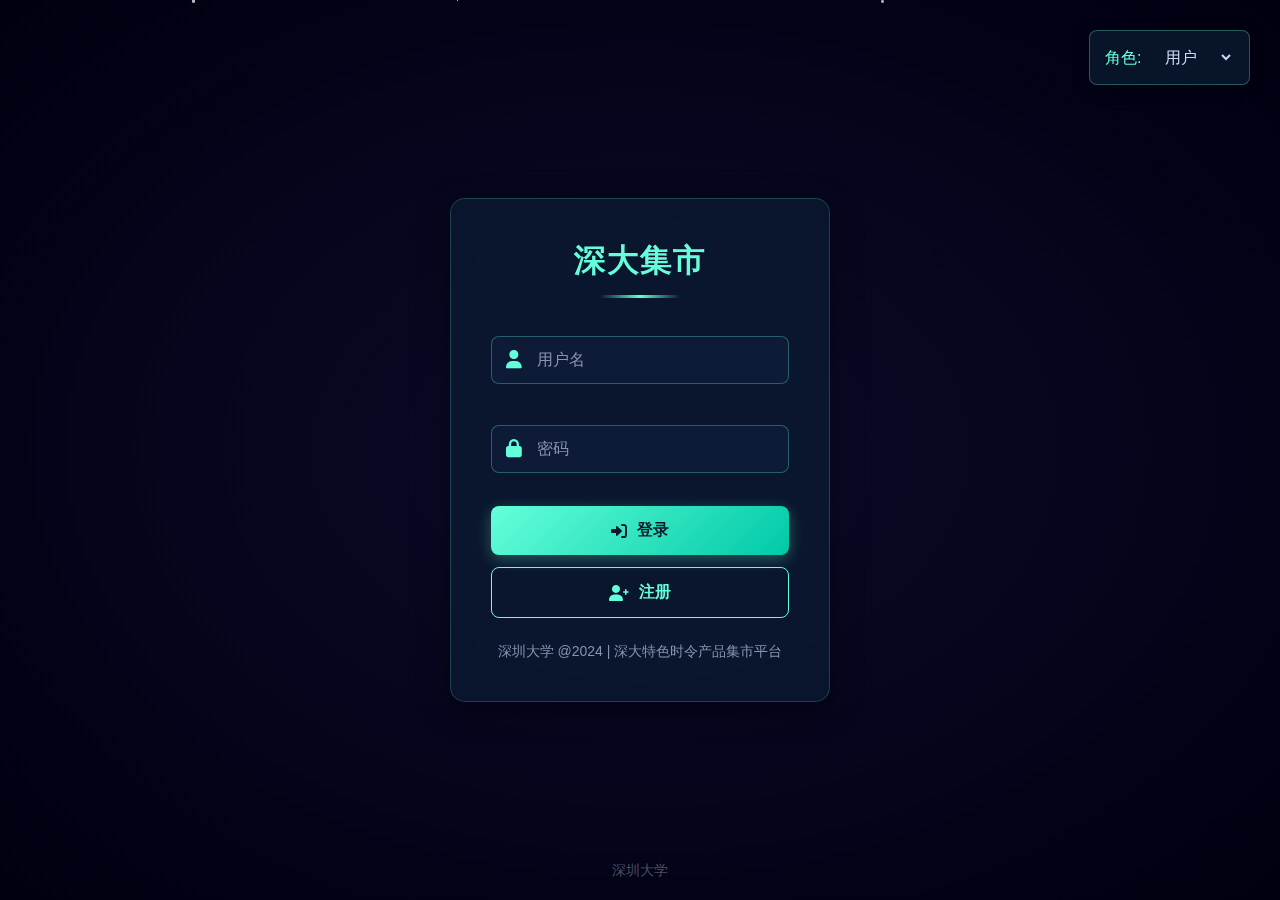
<file: FrontEnd/index.html>
<!DOCTYPE html>
<html lang="zh">

<head>
    <meta charset="UTF-8">
    <meta name="viewport" content="width=device-width, initial-scale=1.0">
    <link href="https://www1.szu.edu.cn/szu.ico" type="image/x-icon" rel="shortcut icon">
    <title>深大特色时令产品集市平台</title>
    <link rel="stylesheet" href="https://cdnjs.cloudflare.com/ajax/libs/font-awesome/6.0.0-beta3/css/all.min.css">
    <style>
        * {
            margin: 0;
            padding: 0;
            box-sizing: border-box;
            font-family: 'Segoe UI', 'Microsoft YaHei', sans-serif;
        }

        body {
            background-color: #0a0a1a;
            color: white;
            margin: 0;
            padding: 0;
            overflow: hidden;
            height: 100vh;
            display: flex;
            justify-content: center;
            align-items: center;
            position: relative;
        }

        /* 动态星空背景 - 优化 */
        .stars {
            position: absolute;
            top: 0;
            left: 0;
            width: 100%;
            height: 100%;
            pointer-events: none;
            overflow: hidden;
            background: radial-gradient(ellipse at center, #0a0a2a 0%, #000010 100%);
        }

        .star {
            position: absolute;
            border-radius: 50%;
            background-color: rgba(255, 255, 255, 0.9);
            opacity: 0.8;
            animation: twinkle 1.5s infinite ease-in-out, fall 5s infinite linear;
        }

        @keyframes twinkle {

            0%,
            100% {
                opacity: 0.4;
            }

            50% {
                opacity: 1;
            }
        }

        @keyframes fall {
            0% {
                transform: translateY(0);
            }

            100% {
                transform: translateY(100vh);
            }
        }

        /* 生成星星 */
        .star {
            width: var(--size);
            height: var(--size);
            top: var(--top);
            left: var(--left);
            animation-duration: var(--duration);
        }

        /* 角色选择器 - 优化 */
        .role-selector {
            position: absolute;
            top: 30px;
            right: 30px;
            background: rgba(10, 25, 47, 0.8);
            border: 1px solid rgba(100, 255, 218, 0.3);
            border-radius: 8px;
            padding: 12px 15px;
            font-size: 16px;
            cursor: pointer;
            z-index: 100;
            box-shadow: 0 4px 15px rgba(0, 0, 0, 0.3);
            backdrop-filter: blur(5px);
        }

        .role-selector label {
            color: #64ffda;
            margin-right: 10px;
            font-weight: 500;
        }

        .role-selector select {
            background: transparent;
            border: none;
            color: #ccd6f6;
            font-size: 16px;
            padding: 5px;
            outline: none;
            cursor: pointer;
        }

        .role-selector select option {
            background: rgba(10, 25, 47, 0.9);
            color: #ccd6f6;
        }

        /* 登录容器 - 全面优化 */
        .login-container {
            background: rgba(10, 25, 47, 0.85);
            padding: 40px;
            border-radius: 15px;
            box-shadow: 0 8px 32px rgba(0, 0, 0, 0.4);
            width: 380px;
            max-width: 90%;
            text-align: center;
            z-index: 10;
            border: 1px solid rgba(100, 255, 218, 0.2);
            backdrop-filter: blur(10px);
            transition: transform 0.3s ease, box-shadow 0.3s ease;
        }

        .login-container:hover {
            box-shadow: 0 12px 40px rgba(0, 0, 0, 0.5);
        }

        .login-container h2 {
            margin-bottom: 30px;
            color: #64ffda;
            font-size: 32px;
            font-weight: 700;
            letter-spacing: 1px;
            position: relative;
            padding-bottom: 15px;
        }

        .login-container h2:after {
            content: '';
            position: absolute;
            bottom: 0;
            left: 50%;
            transform: translateX(-50%);
            width: 80px;
            height: 3px;
            background: linear-gradient(90deg, transparent, #64ffda, transparent);
        }

        .form-group {
            margin-bottom: 25px;
            position: relative;
        }

        .input-field {
            width: 100%;
            padding: 14px 20px 14px 45px;
            margin: 8px 0;
            border: 1px solid rgba(100, 255, 218, 0.3);
            border-radius: 8px;
            background: rgba(17, 34, 64, 0.5);
            color: #ccd6f6;
            font-size: 16px;
            transition: all 0.3s ease;
            outline: none;
        }

        .input-field:focus {
            border-color: #64ffda;
            box-shadow: 0 0 0 3px rgba(100, 255, 218, 0.2);
        }

        .input-field::placeholder {
            color: #8892b0;
        }

        .icon-wrapper {
            position: absolute;
            left: 15px;
            top: 50%;
            transform: translateY(-50%);
            color: #64ffda;
            font-size: 18px;
        }

        .btn-group {
            display: flex;
            flex-direction: column;
            gap: 12px;
            margin-top: 20px;
        }

        .btn {
            padding: 14px;
            border-radius: 8px;
            border: none;
            font-size: 16px;
            font-weight: 600;
            cursor: pointer;
            transition: all 0.3s ease;
            display: flex;
            justify-content: center;
            align-items: center;
            gap: 10px;
        }

        .btn-login {
            background: linear-gradient(135deg, #64ffda, #00c9a7);
            color: #0a192f;
            box-shadow: 0 4px 15px rgba(100, 255, 218, 0.3);
        }

        .btn-login:hover {
            background: linear-gradient(135deg, #00c9a7, #64ffda);
            transform: translateY(-3px);
            box-shadow: 0 6px 20px rgba(100, 255, 218, 0.4);
        }

        .btn-register {
            background: transparent;
            color: #64ffda;
            border: 1px solid #64ffda;
        }

        .btn-register:hover {
            background: rgba(100, 255, 218, 0.1);
            transform: translateY(-3px);
        }

        .error {
            color: #ff6b6b;
            font-size: 14px;
            text-align: center;
            margin-top: 10px;
            display: none;
            font-weight: 500;
        }

        .additional-info {
            margin-top: 25px;
            color: #8892b0;
            font-size: 14px;
        }

        .additional-info a {
            color: #64ffda;
            text-decoration: none;
            transition: all 0.3s;
        }

        .additional-info a:hover {
            text-decoration: underline;
        }

        .szu-logo {
            position: absolute;
            bottom: 20px;
            left: 50%;
            transform: translateX(-50%);
            color: rgba(255, 255, 255, 0.3);
            font-size: 14px;
            z-index: 5;
        }

        /* 响应式设计 */
        @media (max-width: 480px) {
            .login-container {
                padding: 30px 20px;
            }

            .role-selector {
                top: 15px;
                right: 15px;
                padding: 8px 12px;
            }
        }
    </style>
</head>

<body>

    <!-- 动态星空背景 -->
    <div class="stars" id="stars-container"></div>

    <!-- 角色切换下拉菜单 -->
    <div class="role-selector">
        <label for="role">角色:</label>
        <select id="role">
            <option value="user">用户</option>
            <option value="admin">管理员</option>
        </select>
    </div>

    <div class="login-container">
        <h2>深大集市</h2>
        <form id="loginForm">
            <div class="form-group">
                <div class="icon-wrapper">
                    <i class="fas fa-user"></i>
                </div>
                <input type="text" class="input-field" id="username" placeholder="用户名" required>
            </div>

            <div class="form-group">
                <div class="icon-wrapper">
                    <i class="fas fa-lock"></i>
                </div>
                <input type="password" class="input-field" id="password" placeholder="密码" required>
            </div>

            <div class="error" id="error-message">用户名或密码错误</div>

            <div class="btn-group">
                <button type="button" class="btn btn-login" id="loginBtn">
                    <i class="fas fa-sign-in-alt"></i> 登录
                </button>
                <button type="button" class="btn btn-register" id="registerBtn">
                    <i class="fas fa-user-plus"></i> 注册
                </button>
            </div>
        </form>

        <div class="additional-info">
            <p>深圳大学 @2024 | 深大特色时令产品集市平台</p>
        </div>
    </div>

    <div class="szu-logo">深圳大学</div>

    <script src="./js/loginpage.js"></script>
</body>

</html>
</file>
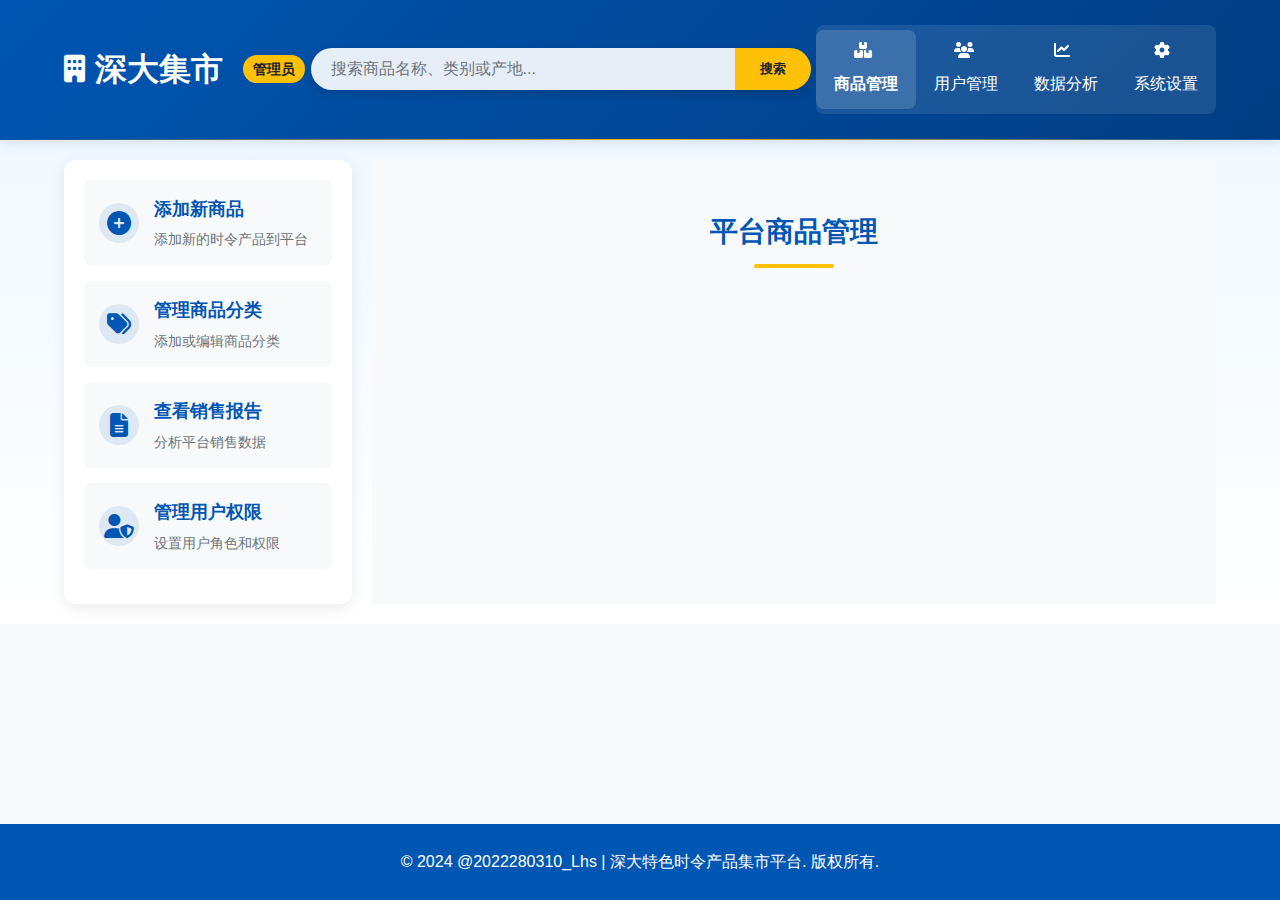
<file: FrontEnd/administratorpage.html>
<!DOCTYPE html>
<html lang="zh">

<head>
    <meta charset="UTF-8">
    <meta name="viewport" content="width=device-width, initial-scale=1.0">
    <link href="https://www1.szu.edu.cn/szu.ico" type="image/x-icon" rel="shortcut icon">
    <title>深大特色时令产品集市平台 - 管理员</title>
    <link rel="stylesheet" href="https://cdnjs.cloudflare.com/ajax/libs/font-awesome/6.4.0/css/all.min.css">
    <style>
        /* 基础样式重置 */
        * {
            margin: 0;
            padding: 0;
            box-sizing: border-box;
            font-family: 'Segoe UI', 'Microsoft YaHei', sans-serif;
        }

        body {
            background-color: #f8f9fa;
            color: #333;
            line-height: 1.6;
            min-height: 100vh;
            display: flex;
            flex-direction: column;
        }

        /* 管理员头部样式 */
        .admin-header {
            background: linear-gradient(135deg, #0056b3 0%, #003d82 100%);
            padding: 15px 5%;
            display: flex;
            flex-wrap: wrap;
            align-items: center;
            justify-content: space-between;
            box-shadow: 0 4px 12px rgba(0, 0, 0, 0.1);
            position: sticky;
            top: 0;
            z-index: 1000;
        }

        .logo {
            color: white;
            font-weight: 700;
            font-size: 32px;
            display: flex;
            align-items: center;
            gap: 10px;
        }

        .logo:before {
            content: "\f1ad";
            font-family: "Font Awesome 6 Free";
            font-weight: 900;
            font-size: 28px;
        }

        .admin-badge {
            background: #ffc107;
            color: #212529;
            padding: 3px 10px;
            border-radius: 20px;
            font-size: 14px;
            font-weight: 600;
            margin-left: 10px;
        }

        /* 管理员导航栏样式 */
        .admin-nav ul {
            display: flex;
            justify-content: space-evenly;
            padding: 0;
            margin: 10px 0;
            list-style: none;
            width: 100%;
            background: rgba(255, 255, 255, 0.1);
            border-radius: 8px;
            padding: 5px 0;
        }

        .admin-nav ul li {
            display: flex;
            align-items: center;
            justify-content: center;
        }

        .admin-nav ul li a {
            display: flex;
            flex-direction: column;
            align-items: center;
            text-decoration: none;
            color: white;
            font-size: 16px;
            padding: 12px 18px;
            transition: all 0.3s ease;
            border-radius: 8px;
        }

        .admin-nav ul li a:hover {
            background: rgba(255, 255, 255, 0.2);
            transform: translateY(-3px);
        }

        .admin-nav ul li a.active {
            background: rgba(255, 255, 255, 0.15);
            font-weight: 600;
        }

        .admin-nav .icon {
            width: 24px;
            height: 24px;
            margin-bottom: 5px;
            filter: brightness(0) invert(1);
            transition: all 0.3s ease;
        }

        .admin-nav ul li a:hover .icon {
            transform: scale(1.1);
        }

        /* 搜索区域样式 */
        .search-form {
            display: flex;
            max-width: 500px;
            width: 100%;
            margin: 10px 0;
            border-radius: 30px;
            overflow: hidden;
            box-shadow: 0 4px 10px rgba(0, 0, 0, 0.15);
        }

        .search-box {
            flex: 1;
            padding: 12px 20px;
            border: none;
            font-size: 16px;
            background: rgba(255, 255, 255, 0.9);
            transition: all 0.3s ease;
        }

        .search-box:focus {
            outline: none;
            background: white;
            box-shadow: 0 0 0 2px rgba(0, 123, 255, 0.25);
        }

        .search-box::placeholder {
            color: #6c757d;
        }

        .search-button {
            padding: 12px 25px;
            background: #ffc107;
            color: #212529;
            border: none;
            font-weight: 600;
            cursor: pointer;
            transition: all 0.3s ease;
        }

        .search-button:hover {
            background: #e0a800;
        }

        /* 分隔线 */
        hr {
            height: 1px;
            background: linear-gradient(to right, #0056b3, #ffc107, #0056b3);
            border: none;
            margin: 0;
        }

        /* 管理员控制面板 */
        .admin-panel {
            display: flex;
            padding: 20px 5%;
            background: linear-gradient(to bottom, #f0f8ff, #ffffff);
            gap: 20px;
        }

        .admin-actions {
            width: 25%;
            padding: 20px;
            background: white;
            border-radius: 12px;
            box-shadow: 0 4px 15px rgba(0, 0, 0, 0.08);
        }

        .admin-action {
            display: flex;
            align-items: center;
            gap: 15px;
            padding: 15px;
            margin-bottom: 15px;
            border-radius: 8px;
            background: #f8f9fa;
            transition: all 0.3s ease;
            cursor: pointer;
        }

        .admin-action:hover {
            background: #e9f7ff;
            transform: translateX(5px);
            box-shadow: 0 4px 10px rgba(0, 123, 255, 0.15);
        }

        .admin-action i {
            font-size: 24px;
            color: #0056b3;
            width: 40px;
            height: 40px;
            display: flex;
            align-items: center;
            justify-content: center;
            border-radius: 50%;
            background: rgba(0, 86, 179, 0.1);
        }

        .admin-action h3 {
            font-size: 18px;
            color: #0056b3;
        }

        .admin-action p {
            font-size: 14px;
            color: #6c757d;
            margin-top: 5px;
        }

        /* 商品展示区 */
        .admin-product-section {
            padding: 30px 5%;
            background: #f8f9fa;
            flex: 1;
        }

        .section-title {
            text-align: center;
            margin: 20px 0 40px;
            color: #0056b3;
            position: relative;
            font-size: 28px;
        }

        .section-title:after {
            content: "";
            display: block;
            width: 80px;
            height: 4px;
            background: #ffc107;
            margin: 10px auto;
            border-radius: 2px;
        }

        .container {
            max-width: 1400px;
            margin: 0 auto;
        }

        .product-list {
            display: grid;
            grid-template-columns: repeat(auto-fill, minmax(280px, 1fr));
            gap: 30px;
        }

        .product-item {
            background: white;
            border-radius: 12px;
            overflow: hidden;
            box-shadow: 0 6px 15px rgba(0, 0, 0, 0.08);
            transition: all 0.3s ease;
            position: relative;
            display: flex;
            flex-direction: column;
        }

        .product-item:hover {
            transform: translateY(-8px);
            box-shadow: 0 12px 25px rgba(0, 0, 0, 0.15);
        }

        .product-item img {
            width: 100%;
            height: 200px;
            object-fit: cover;
            border-bottom: 3px solid #ffc107;
        }

        .product-info {
            padding: 20px;
            flex: 1;
            display: flex;
            flex-direction: column;
        }

        .name {
            font-size: 20px;
            font-weight: 600;
            margin-bottom: 8px;
            color: #0056b3;
        }

        .category,
        .description,
        .place,
        .date {
            color: #6c757d;
            font-size: 14px;
            margin-bottom: 8px;
            line-height: 1.5;
        }

        .price {
            font-weight: 700;
            font-size: 20px;
            color: #e74c3c;
            margin: 10px 0;
        }

        .product-footer {
            display: flex;
            justify-content: space-between;
            align-items: center;
            margin-top: auto;
            padding-top: 15px;
            border-top: 1px solid #eee;
        }

        .product-id {
            background: #f0f8ff;
            padding: 3px 8px;
            border-radius: 4px;
            font-size: 12px;
            color: #0056b3;
        }

        .remove-from-cart {
            background: #dc3545;
            color: white;
            border: none;
            padding: 10px 20px;
            border-radius: 6px;
            font-weight: 500;
            cursor: pointer;
            transition: all 0.3s ease;
            display: flex;
            align-items: center;
            gap: 8px;
        }

        .remove-from-cart:hover {
            background: #c82333;
            transform: scale(1.05);
        }

        /* 通知样式 */
        .notification {
            position: fixed;
            top: 20px;
            right: 20px;
            background: #28a745;
            color: white;
            padding: 15px 25px;
            border-radius: 8px;
            box-shadow: 0 4px 15px rgba(0, 0, 0, 0.2);
            font-size: 16px;
            z-index: 10000;
            opacity: 0;
            transform: translateX(100%);
            transition: all 0.3s ease;
            display: flex;
            align-items: center;
            gap: 10px;
        }

        .notification.show {
            opacity: 1;
            transform: translateX(0);
        }

        .notification.error {
            background: #dc3545;
        }

        /* 页脚样式 */
        footer {
            background: #0056b3;
            color: white;
            padding: 25px 0;
            text-align: center;
            margin-top: auto;
        }

        footer .container {
            max-width: 1200px;
            margin: 0 auto;
            padding: 0 20px;
        }

        footer p {
            font-size: 16px;
        }

        /* 响应式调整 */
        @media (max-width: 992px) {
            .admin-panel {
                flex-direction: column;
            }

            .admin-actions {
                width: 100%;
            }
        }

        @media (max-width: 768px) {
            .admin-header {
                flex-direction: column;
                gap: 15px;
                padding: 15px;
            }

            .search-form {
                width: 100%;
            }

            .admin-nav ul {
                flex-wrap: wrap;
            }
        }

        @media (max-width: 480px) {
            .logo {
                font-size: 26px;
            }

            .product-list {
                grid-template-columns: 1fr;
            }

            .admin-nav ul li a {
                padding: 10px;
                font-size: 14px;
            }

            .admin-action {
                flex-direction: column;
                text-align: center;
            }
        }
    </style>
</head>

<body>
    <header class="admin-header">
        <div class="logo">深大集市 <span class="admin-badge">管理员</span></div>
        <form action="/search" method="GET" class="search-form">
            <input type="text" name="query" placeholder="搜索商品名称、类别或产地..." class="search-box">
            <button type="submit" class="search-button">搜索</button>
        </form>

        <!-- 管理员导航栏 -->
        <nav class="admin-nav">
            <ul>
                <li>
                    <a href="#" class="active">
                        <i class="fas fa-boxes icon"></i>
                        <span>商品管理</span>
                    </a>
                </li>
                <li>
                    <a href="#">
                        <i class="fas fa-users icon"></i>
                        <span>用户管理</span>
                    </a>
                </li>
                <li>
                    <a href="#">
                        <i class="fas fa-chart-line icon"></i>
                        <span>数据分析</span>
                    </a>
                </li>
                <li>
                    <a href="#">
                        <i class="fas fa-cog icon"></i>
                        <span>系统设置</span>
                    </a>
                </li>
            </ul>
        </nav>
    </header>

    <hr>

    <!-- 管理员面板 -->
    <div class="admin-panel">
        <div class="admin-actions">
            <div class="admin-action">
                <i class="fas fa-plus-circle"></i>
                <div>
                    <h3>添加新商品</h3>
                    <p>添加新的时令产品到平台</p>
                </div>
            </div>

            <div class="admin-action">
                <i class="fas fa-tags"></i>
                <div>
                    <h3>管理商品分类</h3>
                    <p>添加或编辑商品分类</p>
                </div>
            </div>

            <div class="admin-action">
                <i class="fas fa-file-alt"></i>
                <div>
                    <h3>查看销售报告</h3>
                    <p>分析平台销售数据</p>
                </div>
            </div>

            <div class="admin-action">
                <i class="fas fa-user-shield"></i>
                <div>
                    <h3>管理用户权限</h3>
                    <p>设置用户角色和权限</p>
                </div>
            </div>
        </div>

        <!-- 商品展示区 -->
        <section class="admin-product-section">
            <h2 class="section-title">平台商品管理</h2>
            <div class="container">
                <div class="product-list">
                    <!-- 商品卡片将通过JS动态生成 -->

                </div>
            </div>
        </section>
    </div>

    <!-- 页脚 -->
    <footer>
        <div class="container">
            <p>&copy; 2024 @2022280310_Lhs | 深大特色时令产品集市平台. 版权所有.</p>
        </div>
    </footer>

    <!-- 通知 -->
    <div class="notification">
        <i class="fas fa-check-circle"></i>
        <span>商品已成功下架！</span>
    </div>
    <script src="./js/administratorpage.js"></script>
</body>

</html>
</file>
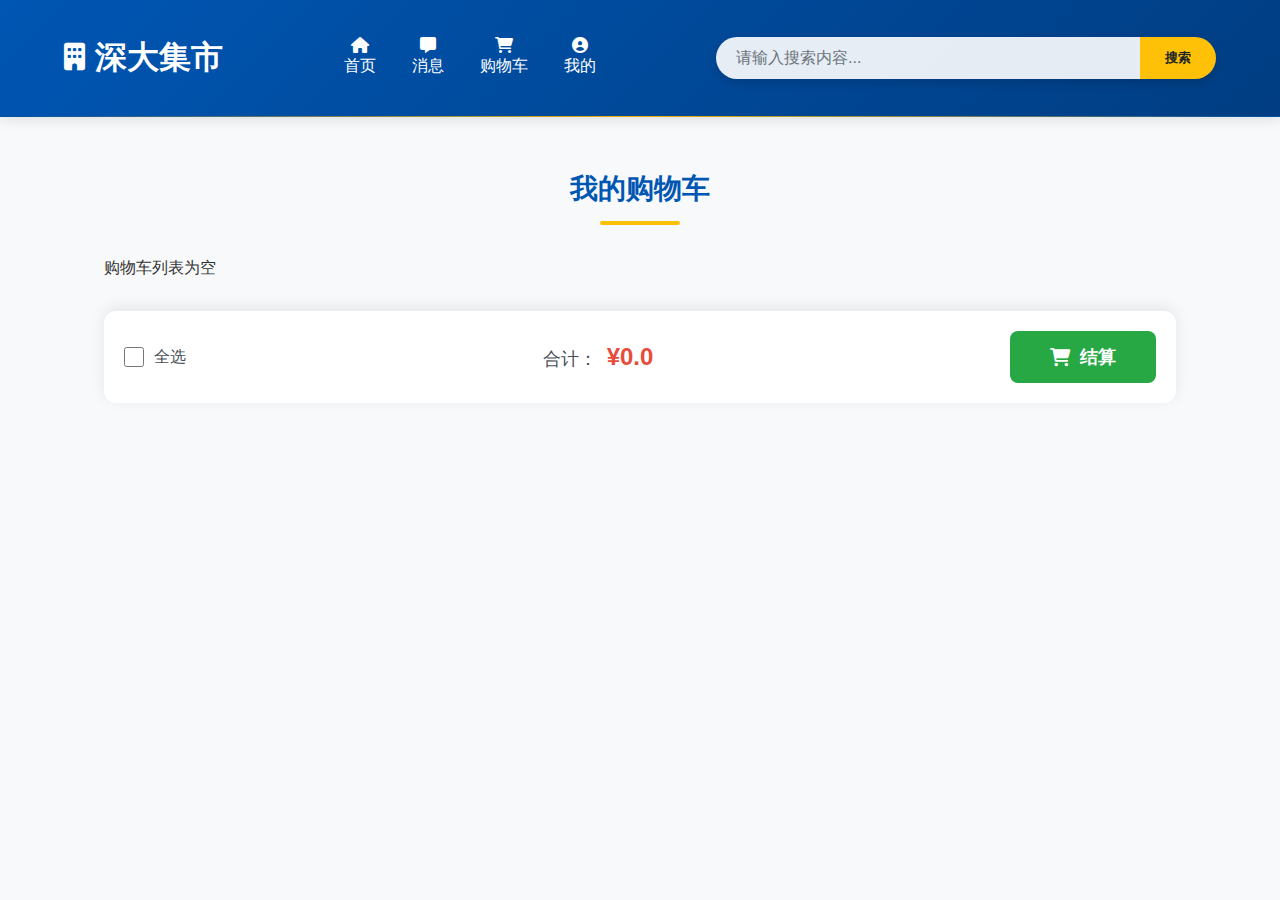
<file: FrontEnd/cartpage.html>
<!DOCTYPE html>
<html lang="zh">

<head>
    <meta charset="UTF-8">
    <meta name="viewport" content="width=device-width, initial-scale=1.0">
    <link href="https://www1.szu.edu.cn/szu.ico" type="image/x-icon" rel="shortcut icon">
    <title>深大集市 - 购物车</title>
    <link rel="stylesheet" href="https://cdnjs.cloudflare.com/ajax/libs/font-awesome/6.0.0-beta3/css/all.min.css">
    <style>
        /* 基础样式重置 */
        * {
            margin: 0;
            padding: 0;
            box-sizing: border-box;
            font-family: 'Segoe UI', 'Microsoft YaHei', sans-serif;
        }

        body {
            background-color: #f8f9fa;
            color: #333;
            line-height: 1.6;
            min-height: 100vh;
            display: flex;
            flex-direction: column;
        }

        /* 头部样式 */
        header {
            background: linear-gradient(135deg, #0056b3 0%, #003d82 100%);
            padding: 15px 5%;
            display: flex;
            flex-wrap: wrap;
            align-items: center;
            justify-content: space-between;
            box-shadow: 0 4px 12px rgba(0, 0, 0, 0.1);
            position: sticky;
            top: 0;
            z-index: 1000;
        }

        .logo {
            color: white;
            font-weight: 700;
            font-size: 32px;
            display: flex;
            align-items: center;
            gap: 10px;
        }

        .logo:before {
            content: "\f1ad";
            font-family: "Font Awesome 6 Free";
            font-weight: 900;
            font-size: 28px;
        }

        /* 导航栏样式 */
        nav ul {
            display: flex;
            justify-content: space-evenly;
            padding: 0;
            margin: 10px 0;
            list-style: none;
            width: 100%;
        }

        nav ul li {
            display: flex;
            align-items: center;
            justify-content: center;
        }

        nav ul li a {
            display: flex;
            flex-direction: column;
            align-items: center;
            text-decoration: none;
            color: white;
            font-size: 16px;
            padding: 12px 18px;
            transition: all 0.3s ease;
            border-radius: 8px;
        }

        .nav-item a:hover {
            background: rgba(255, 255, 255, 0.2);
            transform: translateY(-3px);
        }

        .nav-item a.active {
            background: rgba(255, 255, 255, 0.15);
            font-weight: 600;
        }

        .icon {
            width: 24px;
            height: 24px;
            margin-bottom: 5px;
            filter: brightness(0) invert(1);
            transition: all 0.3s ease;
        }

        .nav-item a:hover .icon {
            transform: scale(1.1);
        }

        /* 搜索区域样式 */
        .search-form {
            display: flex;
            max-width: 500px;
            width: 100%;
            margin: 10px 0;
            border-radius: 30px;
            overflow: hidden;
            box-shadow: 0 4px 10px rgba(0, 0, 0, 0.15);
        }

        .search-box {
            flex: 1;
            padding: 12px 20px;
            border: none;
            font-size: 16px;
            background: rgba(255, 255, 255, 0.9);
            transition: all 0.3s ease;
        }

        .search-box:focus {
            outline: none;
            background: white;
            box-shadow: 0 0 0 2px rgba(0, 123, 255, 0.25);
        }

        .search-box::placeholder {
            color: #6c757d;
        }

        .search-button {
            padding: 12px 25px;
            background: #ffc107;
            color: #212529;
            border: none;
            font-weight: 600;
            cursor: pointer;
            transition: all 0.3s ease;
        }

        .search-button:hover {
            background: #e0a800;
        }

        /* 分隔线 */
        hr {
            height: 1px;
            background: linear-gradient(to right, #0056b3, #ffc107, #0056b3);
            border: none;
            margin: 0;
        }

        /* 购物车内容区域 */
        .cart-container {
            flex: 1;
            padding: 30px 5%;
            max-width: 1200px;
            margin: 0 auto;
            width: 100%;
        }

        .cart-header {
            text-align: center;
            margin: 20px 0 30px;
            color: #0056b3;
            position: relative;
            font-size: 28px;
        }

        .cart-header:after {
            content: "";
            display: block;
            width: 80px;
            height: 4px;
            background: #ffc107;
            margin: 10px auto;
            border-radius: 2px;
        }

        /* 购物车商品项样式 */
        .cart-items {
            display: flex;
            flex-direction: column;
            gap: 20px;
        }

        /* 空购物车样式 */
        .empty-cart {
            text-align: center;
            padding: 60px 20px;
            background: white;
            border-radius: 12px;
            box-shadow: 0 4px 15px rgba(0, 0, 0, 0.08);
        }

        .empty-cart img {
            width: 200px;
            margin-bottom: 20px;
        }

        .empty-cart p {
            color: #6c757d;
            font-size: 18px;
            margin-bottom: 30px;
        }

        .empty-cart-btn {
            display: inline-block;
            padding: 12px 30px;
            background: #0056b3;
            color: white;
            text-decoration: none;
            border-radius: 8px;
            font-weight: 600;
            transition: all 0.3s ease;
        }

        .empty-cart-btn:hover {
            background: #003d82;
            transform: translateY(-3px);
        }

        /* 购物车商品项样式 */
        .cart-item {
            display: flex;
            align-items: center;
            padding: 20px;
            background: white;
            border-radius: 12px;
            box-shadow: 0 4px 15px rgba(0, 0, 0, 0.08);
            transition: all 0.3s ease;
            position: relative;
        }

        .cart-item:hover {
            transform: translateY(-5px);
            box-shadow: 0 8px 20px rgba(0, 0, 0, 0.12);
        }

        .item-checkbox {
            margin-right: 15px;
        }

        input[type="checkbox"] {
            width: 20px;
            height: 20px;
            cursor: pointer;
            accent-color: #28a745;
        }

        .item-image {
            width: 120px;
            height: 120px;
            margin-right: 20px;
            border-radius: 8px;
            overflow: hidden;
            flex-shrink: 0;
        }

        .item-image img {
            width: 100%;
            height: 100%;
            object-fit: cover;
            transition: transform 0.3s ease;
        }

        .item-image:hover img {
            transform: scale(1.05);
        }

        .item-info {
            flex: 1;
        }

        .item-title {
            font-size: 20px;
            font-weight: 600;
            margin-bottom: 8px;
            color: #0056b3;
        }

        .item-desc {
            color: #6c757d;
            font-size: 14px;
            margin-bottom: 15px;
            line-height: 1.5;
        }

        .item-price-qty {
            display: flex;
            justify-content: space-between;
            align-items: center;
        }

        .price {
            color: #e74c3c;
            font-size: 22px;
            font-weight: bold;
        }

        /* 数量控制器样式 */
        .quantity-control {
            display: flex;
            align-items: center;
            gap: 5px;
        }

        .quantity-control button {
            width: 35px;
            height: 35px;
            border: 1px solid #ddd;
            background: #f8f9fa;
            cursor: pointer;
            border-radius: 5px;
            font-size: 16px;
            display: flex;
            justify-content: center;
            align-items: center;
            transition: all 0.2s ease;
        }

        .quantity-control button:hover {
            background: #e9ecef;
        }

        .qty-input {
            width: 60px;
            height: 35px;
            text-align: center;
            border: 1px solid #ddd;
            border-radius: 5px;
            font-size: 16px;
        }

        .item-actions {
            margin-left: 20px;
            align-self: flex-start;
        }

        .delete-item {
            padding: 8px 20px;
            border: none;
            background: #dc3545;
            color: white;
            border-radius: 6px;
            cursor: pointer;
            font-weight: 500;
            transition: all 0.3s ease;
            display: flex;
            align-items: center;
            gap: 8px;
        }

        .delete-item:hover {
            background: #c82333;
            transform: translateY(-3px);
        }

        /* 购物车底部样式 */
        .cart-footer {
            display: flex;
            justify-content: space-between;
            align-items: center;
            padding: 20px;
            background: white;
            border-radius: 12px;
            box-shadow: 0 -4px 15px rgba(0, 0, 0, 0.08);
            margin-top: 30px;
            position: sticky;
            bottom: 20px;
        }

        .select-all {
            display: flex;
            align-items: center;
            gap: 10px;
            font-size: 16px;
            color: #495057;
        }

        .cart-total {
            font-size: 18px;
            color: #495057;
        }

        .total-price {
            color: #e74c3c;
            font-size: 24px;
            font-weight: bold;
            margin-left: 5px;
        }

        .checkout-btn {
            padding: 14px 40px;
            background: #28a745;
            color: white;
            border: none;
            border-radius: 8px;
            font-size: 18px;
            font-weight: 600;
            cursor: pointer;
            transition: all 0.3s ease;
            display: flex;
            align-items: center;
            gap: 10px;
        }

        .checkout-btn:hover {
            background: #218838;
            transform: translateY(-3px);
            box-shadow: 0 4px 12px rgba(40, 167, 69, 0.3);
        }

        /* 弹窗样式 */
        .checkout-modal {
            position: fixed;
            top: 0;
            left: 0;
            width: 100%;
            height: 100%;
            background-color: rgba(0, 0, 0, 0.8);
            display: none;
            justify-content: center;
            align-items: center;
            z-index: 2000;
            overflow-y: auto;
            padding: 20px;
            animation: fadeIn 0.3s ease;
        }

        @keyframes fadeIn {
            from {
                opacity: 0;
            }

            to {
                opacity: 1;
            }
        }

        .modal-content {
            background-color: white;
            border-radius: 16px;
            width: 100%;
            max-width: 900px;
            box-shadow: 0 10px 40px rgba(0, 0, 0, 0.25);
            position: relative;
            display: flex;
            flex-direction: column;
            max-height: 90vh;
            overflow: hidden;
            transform: scale(0.95);
            animation: scaleIn 0.3s ease forwards;
        }

        @keyframes scaleIn {
            to {
                transform: scale(1);
            }
        }

        .modal-header {
            padding: 20px 30px;
            background: linear-gradient(135deg, #0056b3 0%, #003a7c 100%);
            color: white;
            display: flex;
            justify-content: space-between;
            align-items: center;
        }

        .modal-header h2 {
            font-size: 24px;
            font-weight: 600;
            margin: 0;
        }

        .modal-close {
            background: none;
            border: none;
            font-size: 24px;
            cursor: pointer;
            color: rgba(255, 255, 255, 0.8);
            transition: color 0.3s;
            width: 40px;
            height: 40px;
            display: flex;
            align-items: center;
            justify-content: center;
            border-radius: 50%;
        }

        .modal-close:hover {
            background: rgba(255, 255, 255, 0.1);
            color: white;
        }

        .modal-body {
            display: flex;
            flex-direction: column;
            padding: 0;
        }

        /* 步骤指示器优化 */
        .checkout-steps {
            display: flex;
            background: #f8fafc;
            border-bottom: 1px solid #eaeff5;
            padding: 15px 30px;
        }

        .step {
            flex: 1;
            padding: 10px 15px;
            position: relative;
            cursor: pointer;
            transition: all 0.3s;
        }

        .step:after {
            content: "";
            position: absolute;
            bottom: 0;
            left: 0;
            width: 100%;
            height: 3px;
            background: transparent;
            transition: all 0.3s;
        }

        .step.active:after {
            background: #0056b3;
        }

        .step.active .step-number {
            background: #0056b3;
            color: white;
        }

        .step.active .step-title {
            color: #0056b3;
            font-weight: 600;
        }

        .step-indicator {
            display: flex;
            align-items: center;
            gap: 12px;
            margin-bottom: 8px;
        }

        .step-number {
            width: 28px;
            height: 28px;
            border-radius: 50%;
            background: #eef2f7;
            color: #94a3b8;
            display: flex;
            align-items: center;
            justify-content: center;
            font-weight: 600;
            font-size: 14px;
            transition: all 0.3s;
        }

        .step-title {
            font-size: 16px;
            font-weight: 500;
            color: #64748b;
            transition: all 0.3s;
        }

        .step-description {
            font-size: 13px;
            color: #94a3b8;
        }

        /* 内容区域优化 */
        .checkout-content {
            padding: 25px 30px;
            overflow-y: auto;
            max-height: 55vh;
        }

        .step-content {
            display: none;
            animation: fadeInContent 0.4s ease;
        }

        @keyframes fadeInContent {
            from {
                opacity: 0;
                transform: translateY(10px);
            }

            to {
                opacity: 1;
                transform: translateY(0);
            }
        }

        .step-content.active {
            display: block;
        }


        .section-title {
            font-size: 20px;
            margin-bottom: 20px;
            padding-bottom: 15px;
            border-bottom: 1px solid #eaeff5;
            color: #1e293b;
            font-weight: 600;
            display: flex;
            align-items: center;
            width: 100%;
            /* 确保标题占满整个容器宽度 */
        }

        .section-title:before {
            content: "";
            width: 4px;
            height: 20px;
            background: #0056b3;
            border-radius: 2px;
            margin-right: 12px;
        }

        /* 结算弹窗商品项样式 */
        .checkout-items {
            display: flex;
            flex-direction: column;
            gap: 20px;
            margin-bottom: 25px;
        }

        .checkout-item {
            display: flex;
            padding: 15px;
            background: #ffffff;
            border-radius: 12px;
            box-shadow: 0 3px 12px rgba(0, 0, 0, 0.05);
            border: 1px solid #f1f5f9;
            transition: all 0.3s ease;
            position: relative;
            overflow: hidden;
        }

        .checkout-item:hover {
            transform: translateY(-3px);
            box-shadow: 0 5px 15px rgba(0, 0, 0, 0.08);
            border-color: #e2e8f0;
        }

        /* 响应式设计 */
        @media (max-width: 768px) {
            .checkout-item {
                padding: 12px;
                flex-direction: column;
            }

            .item-image {
                width: 100%;
                height: auto;
                aspect-ratio: 16/9;
                margin-right: 0;
                margin-bottom: 12px;
            }

            .item-info {
                width: 100%;
            }

            .item-title {
                font-size: 15px;
            }

            .item-desc {
                font-size: 12px;
            }

            .price {
                font-size: 15px;
            }

            .quantity-control {
                font-size: 13px;
                padding: 4px 10px;
            }
        }

        /* 结算弹窗商品项样式 */
        .checkout-items {
            display: flex;
            flex-direction: column;
            gap: 20px;
            margin-bottom: 25px;
        }

        .boxcheckout-item {
            width: 100%;
            display: flex;
            padding: 15px;
            background: #ffffff;
            border-radius: 12px;
            box-shadow: 0 3px 12px rgba(0, 0, 0, 0.05);
            border: 1px solid #f1f5f9;
            transition: all 0.3s ease;
            position: relative;
            overflow: hidden;
        }

        .boxcheckout-item:hover {
            transform: translateY(-3px);
            box-shadow: 0 5px 15px rgba(0, 0, 0, 0.08);
            border-color: #e2e8f0;
        }

        .boxitem-image {
            width: 100px;
            height: 100px;
            border-radius: 10px;
            overflow: hidden;
            margin-right: 15px;
            flex-shrink: 0;
            border: 1px solid #f1f5f9;
            background: #f8fafc;
            display: flex;
            align-items: center;
            justify-content: center;
            padding: 5px;
        }

        .boxitem-image img {
            width: 100%;
            height: 100%;
            object-fit: contain;
            border-radius: 8px;
        }

        .boxitem-info {
            flex: 1;
            display: flex;
            flex-direction: column;
            justify-content: space-between;
        }

        .boxitem-title {
            font-size: 16px;
            font-weight: 600;
            color: #1e293b;
            margin-bottom: 8px;
            line-height: 1.4;
            display: -webkit-box;
            -webkit-line-clamp: 2;
            -webkit-box-orient: vertical;
            overflow: hidden;
        }

        .boxitem-desc {
            font-size: 13px;
            color: #64748b;
            margin-bottom: 12px;
            line-height: 1.5;
            display: -webkit-box;
            -webkit-line-clamp: 2;
            -webkit-box-orient: vertical;
            overflow: hidden;
        }

        .boxitem-price-qty {
            display: flex;
            justify-content: space-between;
            align-items: center;
            margin-top: auto;
        }

        .boxprice {
            font-size: 16px;
            font-weight: 700;
            color: #e53e3e;
            display: flex;
            align-items: center;
        }

        .boxprice::before {
            content: "¥";
            font-size: 14px;
            margin-right: 2px;
        }

        .boxquantity-control {
            font-size: 14px;
            color: #475569;
            background: #f1f5f9;
            padding: 5px 12px;
            border-radius: 20px;
            display: flex;
            align-items: center;
            gap: 5px;
        }

        .boxquantity-control::before {
            content: "数量:";
            color: #94a3b8;
            font-size: 12px;
        }

        /* 商品列表优化 */
        .modal-cart-items {
            display: flex;
            flex-direction: column;
            gap: 15px;
            margin-bottom: 25px;
        }

        .modal-cart-item {
            display: flex;
            padding: 15px;
            background: #ffffff;
            border-radius: 12px;
            box-shadow: 0 2px 10px rgba(0, 0, 0, 0.05);
            border: 1px solid #f1f5f9;
            transition: all 0.3s;
        }

        .modal-cart-item:hover {
            transform: translateY(-3px);
            box-shadow: 0 5px 15px rgba(0, 0, 0, 0.08);
        }

        .modal-item-image {
            width: 100px;
            height: 100px;
            border-radius: 8px;
            overflow: hidden;
            margin-right: 15px;
            flex-shrink: 0;
        }

        .modal-item-image img {
            width: 100%;
            height: 100%;
            object-fit: cover;
        }

        .modal-item-info {
            flex: 1;
        }

        .modal-item-title {
            font-size: 16px;
            font-weight: 600;
            margin-bottom: 8px;
            color: #1e293b;
        }

        .modal-item-desc {
            font-size: 14px;
            color: #64748b;
            margin-bottom: 12px;
            line-height: 1.5;
        }

        .modal-item-price-qty {
            display: flex;
            justify-content: space-between;
            align-items: center;
        }

        .modal-price {
            font-size: 18px;
            font-weight: 700;
            color: #e53e3e;
        }

        /* 地址选择优化 */
        .address-section {
            display: flex;
            justify-content: space-between;
            flex-direction: column;
            /* 设置为列方向 */
            align-items: flex-start;
            /* 默认左对齐 */
            margin-bottom: 20px;
        }

        .address-list {
            display: grid;
            grid-template-columns: repeat(auto-fill, minmax(280px, 1fr));
            gap: 20px;
            margin-bottom: 25px;
        }

        /* 基本的地址卡样式 */
        .address-card {
            background: #fff;
            /* 白色背景 */
            border-radius: 16px;
            /* 圆角 */
            box-shadow: 0 5px 15px rgba(0, 0, 0, 0.05);
            /* 轻微阴影 */
            padding: 25px;
            transition: all 0.3s;
            /* 平滑过渡 */
            border: 2px solid transparent;
            /* 默认边框透明 */
            position: relative;
            /* 相对定位 */
            overflow: hidden;
            /* 隐藏溢出的内容 */
        }

        /* 鼠标悬浮时的效果 */
        .address-card:hover {
            transform: translateY(-5px);
            /* 向上移动 */
            box-shadow: 0 10px 25px rgba(0, 0, 0, 0.1);
            /* 更强的阴影 */
            border-color: #3498db;
            /* 蓝色边框 */
        }

        /* 默认地址的样式 */
        .address-item.default {
            border-color: #3498db;
            /* 默认地址边框颜色 */
            background: linear-gradient(to right, #f8f9fa, #e3f2fd);
            /* 渐变背景色 */
        }

        /* 活动状态的地址卡样式 */
        .address-card.active {
            border-color: #d50a33;
            /* 红色边框 */
            background: #ffdccc;
            /* 浅红色背景 */
            box-shadow: 0 4px 12px rgba(0, 86, 179, 0.3);
            /* 更强的阴影 */
        }

        /* 活动状态下设为默认按钮的样式 */
        .address-card.active .set-default {
            background: #0056b3;
            /* 蓝色背景 */
            color: white;
            /* 白色文字 */
        }

        /* 设为默认按钮的常规样式 */
        .address-card .set-default {
            background: #f0f0f0;
            /* 灰色背景 */
            color: #333;
            /* 深灰文字 */
            border: none;
            padding: 8px 16px;
            border-radius: 6px;
            cursor: pointer;
            transition: background 0.3s ease;
        }

        /* 鼠标悬浮时设为默认按钮的效果 */
        .address-card .set-default:hover {
            background: #3498db;
            /* 蓝色背景 */
            color: white;
            /* 白色文字 */
        }

        /* 删除按钮样式 */
        .address-card .delete-address {
            background: #e74c3c;
            /* 红色背景 */
            color: white;
            /* 白色文字 */
            border: none;
            padding: 8px 16px;
            border-radius: 6px;
            cursor: pointer;
            transition: background 0.3s ease;
        }

        /* 鼠标悬浮时删除按钮的效果 */
        .address-card .delete-address:hover {
            background: #c0392b;
            /* 更深的红色 */
        }

        .select-icon {
            position: absolute;
            top: 15px;
            right: 15px;
            width: 24px;
            height: 24px;
            background: #0056b3;
            color: white;
            border-radius: 50%;
            display: flex;
            align-items: center;
            justify-content: center;
            opacity: 0;
            transition: opacity 0.3s;
        }

        .address-card.active .select-icon {
            opacity: 1;
        }

        .address-header {
            display: flex;
            justify-content: space-between;
            margin-bottom: 15px;
        }

        .recipient {
            font-weight: 600;
            font-size: 18px;
            color: #1e293b;
        }

        .set-default {
            background: #e2e8f0;
            color: #475569;
            font-size: 12px;
            padding: 4px 10px;
            border-radius: 12px;
            font-weight: 500;
        }

        .address-details {
            font-size: 15px;
            color: #475569;
            line-height: 1.6;
            margin-bottom: 10px;
        }

        .address-phone {
            color: #64748b;
            font-weight: 500;
        }

        /* 支付选项容器 */
        .payment-options {
            display: flex;
            flex-direction: column;
            gap: 15px;
            margin-bottom: 30px;
        }

        /* 单个支付选项 */
        .payment-option {
            display: flex;
            align-items: center;
            padding: 18px 20px;
            border: 2px solid transparent;
            /* 默认边框透明 */
            border-radius: 12px;
            cursor: pointer;
            transition: all 0.3s;
            position: relative;
            background: #fff;
            /* 白色背景 */
            box-shadow: 0 5px 15px rgba(0, 0, 0, 0.05);
            /* 轻微阴影 */
        }

        /* 鼠标悬浮时的效果 */
        .payment-option:hover {
            transform: translateY(-5px);
            /* 向上移动 */
            box-shadow: 0 10px 25px rgba(0, 0, 0, 0.1);
            /* 更强的阴影 */
            border-color: #3498db;
            /* 蓝色边框 */
        }

        /* 活动状态的支付选项 */
        .payment-option.active {
            border-color: #d50a33;
            /* 红色边框 */
            background: #ffdccc;
            /* 浅红色背景 */
            box-shadow: 0 4px 12px rgba(0, 86, 179, 0.1);
            /* 更强的阴影 */
        }

        /* 支付选项图标 */
        .payment-icon {
            width: 50px;
            height: 50px;
            background: #f1f5f9;
            /* 背景色 */
            border-radius: 10px;
            display: flex;
            align-items: center;
            justify-content: center;
            margin-right: 15px;
            font-size: 24px;
            color: #0056b3;
            /* 图标颜色 */
            flex-shrink: 0;
        }

        /* 支付选项信息 */
        .payment-info {
            flex: 1;
            /* 剩余空间 */
        }

        /* 支付标题 */
        .payment-title {
            font-weight: 600;
            font-size: 17px;
            margin-bottom: 5px;
            color: #1e293b;
            /* 深色字体 */
        }

        /* 支付描述 */
        .payment-desc {
            font-size: 14px;
            color: #64748b;
            /* 灰色描述 */
        }

        /* 支付复选框图标 */
        .payment-check {
            font-size: 20px;
            color: #cbd5e1;
            /* 默认颜色 */
            transition: all 0.3s;
        }

        /* 活动状态下复选框颜色 */
        .payment-option.active .payment-check {
            color: #0056b3;
            /* 选中时的颜色 */
        }

        /* 默认选项样式 */
        .payment-option.default {
            border-color: #3498db;
            /* 默认边框 */
            background: linear-gradient(to right, #f8f9fa, #e3f2fd);
            /* 渐变背景 */
        }


        /* 底部按钮优化 */
        .modal-footer {
            padding: 20px 30px;
            background: #f8fafc;
            border-top: 1px solid #eaeff5;
            display: flex;
            justify-content: space-between;
            align-items: center;
        }

        .footer-actions {
            display: flex;
            gap: 15px;
        }

        .modal-btn {
            padding: 12px 28px;
            border-radius: 10px;
            border: none;
            font-size: 16px;
            font-weight: 600;
            cursor: pointer;
            transition: all 0.3s ease;
            display: flex;
            align-items: center;
            justify-content: center;
            gap: 8px;
        }

        .btn-prev {
            background: #f1f5f9;
            color: #475569;
        }

        .btn-prev:hover {
            background: #e2e8f0;
            transform: translateY(-2px);
        }

        .btn-prev:disabled {
            opacity: 0.5;
            cursor: not-allowed;
            transform: none;
        }

        .btn-add {
            display: none;
            background: #0783db;
            color: #ffffff;
        }

        .btn-add:hover {
            background: #3d1bff;
            transform: translateY(-2px);
        }

        .btn-add:disabled {
            opacity: 0.5;
            cursor: not-allowed;
            transform: none;
        }

        .btn-next {
            background: #0056b3;
            color: white;
        }

        .btn-next:hover {
            background: #004494;
            transform: translateY(-2px);
        }

        .btn-cancel {
            background: #f1f5f9;
            color: #475569;
        }

        .btn-cancel:hover {
            background: #e2e8f0;
        }

        .btn-pay {
            background: linear-gradient(135deg, #10b981, #059669);
            color: white;
            display: none;
        }

        .btn-pay:hover {
            background: linear-gradient(135deg, #059669, #10b981);
            transform: translateY(-2px);
        }

        /* 响应式优化 */
        @media (max-width: 768px) {
            .modal-content {
                max-height: 95vh;
            }

            .checkout-steps {
                flex-direction: column;
                gap: 10px;
                padding: 15px 20px;
            }

            .step {
                padding: 12px;
            }

            .checkout-content {
                padding: 20px;
                max-height: 60vh;
            }

            .footer-actions {
                flex-direction: column;
                width: 100%;
            }

            .footer-actions .modal-btn {
                width: 100%;
            }

            .modal-footer {
                flex-direction: column;
                gap: 15px;
            }

            .btn-prev {
                order: 2;
            }
        }

        /* 响应式设计 */
        @media (max-width: 992px) {
            .cart-item {
                flex-wrap: wrap;
            }

            .item-info {
                flex-basis: 100%;
                margin-top: 15px;
            }

            .item-actions {
                position: absolute;
                right: 20px;
                top: 20px;
            }
        }

        @media (max-width: 768px) {
            header {
                flex-direction: column;
                gap: 15px;
                padding: 15px;
            }

            .search-form {
                width: 100%;
            }

            .cart-footer {
                flex-direction: column;
                gap: 20px;
                padding: 20px;
                position: relative;
            }

            .cart-total {
                order: 1;
            }

            .checkout-btn {
                order: 2;
                width: 100%;
                justify-content: center;
            }

            .select-all {
                order: 3;
            }
        }

        @media (max-width: 576px) {
            .cart-item {
                padding: 15px;
            }

            .item-image {
                width: 80px;
                height: 80px;
            }

            .item-title {
                font-size: 18px;
            }

            .price {
                font-size: 18px;
            }

            .quantity-control button {
                width: 30px;
                height: 30px;
            }

            .qty-input {
                width: 50px;
                height: 30px;
            }

            .delete-item {
                padding: 6px 15px;
                font-size: 14px;
            }
        }

        /* 地址弹窗样式 */
        .address-modal {
            position: fixed;
            top: 0;
            left: 0;
            width: 100%;
            height: 100%;
            background-color: rgba(0, 0, 0, 0.7);
            display: none;
            justify-content: center;
            align-items: center;
            z-index: 3000;
            animation: fadeIn 0.3s ease;
        }

        @keyframes fadeIn {
            from {
                opacity: 0;
            }

            to {
                opacity: 1;
            }
        }

        .address-modal-content {
            background-color: white;
            border-radius: 16px;
            width: 100%;
            max-width: 500px;
            box-shadow: 0 10px 40px rgba(0, 0, 0, 0.2);
            overflow: hidden;
            transform: translateY(20px);
            animation: slideUp 0.4s ease forwards;
        }

        @keyframes slideUp {
            to {
                transform: translateY(0);
            }
        }

        .address-modal-header {
            background: linear-gradient(135deg, #0056b3, #003d82);
            padding: 20px;
            text-align: center;
            position: relative;
        }

        .address-modal-title {
            color: white;
            font-size: 22px;
            font-weight: 600;
        }

        .address-modal-close {
            position: absolute;
            top: 20px;
            right: 20px;
            background: rgba(255, 255, 255, 0.2);
            border: none;
            width: 36px;
            height: 36px;
            border-radius: 50%;
            color: white;
            font-size: 18px;
            cursor: pointer;
            display: flex;
            align-items: center;
            justify-content: center;
            transition: all 0.3s;
        }

        .address-modal-close:hover {
            background: rgba(255, 255, 255, 0.3);
            transform: rotate(90deg);
        }

        .address-modal-body {
            padding: 25px 30px;
            max-height: 80vh;
            overflow-y: auto;
        }

        .address-form-group {
            margin-bottom: 20px;
        }

        .address-form-label {
            display: block;
            margin-bottom: 8px;
            font-weight: 500;
            color: #1e293b;
            font-size: 15px;
        }

        .address-form-label span {
            color: #e53e3e;
            margin-left: 4px;
        }

        .address-form-input,
        .address-form-select {
            width: 100%;
            padding: 14px 15px;
            border: 1px solid #cbd5e1;
            border-radius: 8px;
            font-size: 15px;
            transition: all 0.3s;
            background: #f8fafc;
        }

        .address-form-input:focus,
        .address-form-select:focus {
            outline: none;
            border-color: #0056b3;
            box-shadow: 0 0 0 3px rgba(0, 86, 179, 0.1);
            background: white;
        }

        .address-form-row {
            display: flex;
            gap: 15px;
        }

        .address-form-row .address-form-group {
            flex: 1;
        }

        .address-form-checkbox {
            display: flex;
            align-items: center;
            margin-top: 5px;
        }

        .address-form-checkbox input {
            margin-right: 10px;
            width: 18px;
            height: 18px;
            accent-color: #0056b3;
        }

        .address-form-checkbox label {
            font-size: 14px;
            color: #475569;
        }

        .address-form-footer {
            padding: 20px 30px;
            background: #f8fafc;
            border-top: 1px solid #e2e8f0;
            display: flex;
            justify-content: flex-end;
            gap: 15px;
        }

        .address-form-btn {
            padding: 12px 28px;
            border-radius: 8px;
            border: none;
            font-size: 16px;
            font-weight: 600;
            cursor: pointer;
            transition: all 0.3s;
        }

        .btn-cancel {
            background: #f1f5f9;
            color: #475569;
        }

        .btn-cancel:hover {
            background: #e2e8f0;
        }

        .btn-save {
            background: linear-gradient(135deg, #10b981, #059669);
            color: white;
        }

        .btn-save:hover {
            background: linear-gradient(135deg, #059669, #10b981);
            transform: translateY(-2px);
            box-shadow: 0 4px 12px rgba(5, 150, 105, 0.25);
        }

        /* 响应式设计 */
        @media (max-width: 576px) {
            .address-modal-content {
                max-width: 95%;
            }

            .address-modal-body {
                padding: 20px;
            }

            .address-form-row {
                flex-direction: column;
                gap: 0;
            }

            .address-form-footer {
                flex-direction: column;
                gap: 10px;
            }

            .address-form-btn {
                width: 100%;
            }
        }

        /* 提示信息样式 */
        .address-form-note {
            font-size: 13px;
            color: #64748b;
            margin-top: 5px;
        }

        /* 地区选择器样式 */
        .region-selectors {
            display: flex;
            gap: 15px;
            margin-bottom: 15px;
        }

        .region-selector {
            flex: 1;
        }

        /* 地址列表样式 */

        .address-list {
            flex: 2;
            min-width: 300px;
            display: flex;
            flex-direction: column;
            gap: 20px;
        }

        .address-info {
            padding-right: 100px;
        }

        .recipient {
            font-size: 1.4rem;
            color: #2c3e50;
            margin-bottom: 12px;
            display: flex;
            align-items: center;
            gap: 10px;
        }

        .address {
            color: #34495e;
            line-height: 1.6;
            font-size: 1.1rem;
            margin-bottom: 15px;
        }

        .address span {
            display: inline-block;
            margin: 0 4px;
            color: #95a5a6;
            font-size: 0.9rem;
        }

        .phone {
            color: #7f8c8d;
            font-size: 1.1rem;
            margin-bottom: 15px;
            display: flex;
            align-items: center;
            gap: 10px;
        }

        .address-actions {
            position: absolute;
            top: 25px;
            right: 25px;
            display: flex;
            gap: 12px;
            align-items: center;
        }

        /* 两个按钮保持不变 */
        .delete-address,
        .set-default {
            height: 36px;
            padding: 8px 15px;
            border-radius: 6px;
            font-size: 14px;
            cursor: pointer;
            transition: all 0.3s;
            border: none;
            display: flex;
            align-items: center;
            gap: 6px;
        }

        .delete-address {
            background: #fef2f2;
            color: #ef4444;
            border: 1px solid #fee2e2;
        }

        .delete-address:hover {
            background: #fee2e2;
        }

        .set-default {
            background: #f0f9ff;
            color: #0ea5e9;
            border: 1px solid #e0f2fe;
        }

        .set-default:hover {
            background: #e0f2fe;
        }

        /* 默认标签变成按钮风格，放在最左边 */
        .default-address-tag {
            background: #3498db;
            color: white;
            padding: 8px 15px;
            border-radius: 20px;
            font-size: 14px;
            font-weight: 600;
            height: 36px;
            display: flex;
            align-items: center;
            justify-content: center;
            animation: pulse 2s infinite;
            white-space: nowrap;
        }

        @keyframes pulse {
            0% {
                box-shadow: 0 0 0 0 rgba(52, 152, 219, 0.4);
            }

            70% {
                box-shadow: 0 0 0 10px rgba(52, 152, 219, 0);
            }

            100% {
                box-shadow: 0 0 0 0 rgba(52, 152, 219, 0);
            }
        }

        .address-icon {
            width: 50px;
            height: 50px;
            background: #e3f2fd;
            border-radius: 50%;
            display: flex;
            align-items: center;
            justify-content: center;
            color: #3498db;
            font-size: 1.5rem;
            margin-bottom: 15px;
        }

        .address-meta {
            display: flex;
            gap: 20px;
            margin-top: 10px;
            padding-top: 15px;
            border-top: 1px solid #eee;
            color: #95a5a6;
            font-size: 0.9rem;
        }

        .address-meta div {
            display: flex;
            align-items: center;
            gap: 5px;
        }

        .empty-state {
            text-align: center;
            padding: 50px 20px;
            background: white;
            border-radius: 16px;
            box-shadow: 0 5px 15px rgba(0, 0, 0, 0.05);
        }

        .empty-state i {
            font-size: 4rem;
            color: #bdc3c7;
            margin-bottom: 20px;
        }

        .empty-state h3 {
            color: #7f8c8d;
            margin-bottom: 15px;
        }

        @media (max-width: 768px) {
            .container {
                flex-direction: column;
            }

            .header {
                width: 100%;
            }
        }
    </style>
</head>

<body>
    <header>
        <h1 class="logo">深大集市</h1>
        <div class="container">
            <nav class="app-nav">
                <ul>
                    <li class="nav-item">
                        <a href="./homepage.html">
                            <i class="fas fa-home"></i>
                            <span>首页</span>
                        </a>
                    </li>
                    <li class="nav-item">
                        <a href="#">
                            <i class="fas fa-comment-alt"></i>
                            <span>消息</span>
                        </a>
                    </li>
                    <li class="nav-item">
                        <a href="./cartpage.html">
                            <i class="fas fa-shopping-cart"></i>
                            <span>购物车</span>
                        </a>
                    </li>
                    <li class="nav-item">
                        <a href="./personalpage.html">
                            <i class="fas fa-user-circle"></i>
                            <span>我的</span>
                        </a>
                    </li>
                </ul>
            </nav>
        </div>
        <form action="/search" method="GET" class="search-form">
            <input type="text" name="query" placeholder="请输入搜索内容..." class="search-box">
            <button type="submit" class="search-button">搜索</button>
        </form>
    </header>

    <hr>

    <!-- 购物车内容区域 -->
    <div class="cart-container">
        <h2 class="cart-header">我的购物车</h2>

        <!-- 购物车商品列表 -->
        <div class="cart-items">
            <p>购物车列表为空</p>
        </div>

        <!-- 购物车底部 -->
        <div class="cart-footer">
            <div class="select-all">
                <input type="checkbox" id="selectAll">
                <label for="selectAll">全选</label>
            </div>
            <div class="cart-total">
                <span>合计：</span>
                <span class="total-price">¥0.0</span>
            </div>
            <button class="checkout-btn"><i class="fas fa-shopping-cart"></i> 结算</button>
        </div>
    </div>

    <!-- 弹窗部分 -->
    <div class="checkout-modal" id="checkoutModal">
        <div class="modal-content">
            <div class="modal-header">
                <h2>订单结算</h2>
                <button class="modal-close" id="closeModalBtn">
                    <i class="fas fa-times"></i>
                </button>
            </div>

            <div class="modal-body">
                <!-- 步骤指示器优化 -->
                <div class="checkout-steps">
                    <div class="step active" data-step="1">
                        <div class="step-indicator">
                            <div class="step-number">1</div>
                            <div class="step-title">商品清单</div>
                        </div>
                        <div class="step-description">确认购买商品</div>
                    </div>
                    <div class="step" data-step="2">
                        <div class="step-indicator">
                            <div class="step-number">2</div>
                            <div class="step-title">收货地址</div>
                        </div>
                        <div class="step-description">选择配送地址</div>
                    </div>
                    <div class="step" data-step="3">
                        <div class="step-indicator">
                            <div class="step-number">3</div>
                            <div class="step-title">支付方式</div>
                        </div>
                        <div class="step-description">选择支付方式</div>
                    </div>
                </div>

                <div class="checkout-content">
                    <!-- 步骤1: 商品清单 -->
                    <div class="step-content active" id="step1">
                        <h3 class="section-title">商品清单</h3>
                        <div class="checkout-items">
                            <!-- 商品项会在这里动态加载 -->

                        </div>
                    </div>

                    <!-- 步骤2: 收货地址 -->
                    <div class="step-content" id="step2">
                        <div class="address-section">
                            <h3 class="section-title">选择收货地址</h3>
                        </div>

                        <div class="address-list" id="addressList">
                            <!-- 地址卡片会动态加载 -->
                        </div>
                    </div>

                    <!-- 步骤3: 支付方式 -->
                    <div class="step-content" id="step3">
                        <h3 class="section-title">选择支付方式</h3>

                        <div class="payment-options">
                            <div class="payment-option active" data-payment="alipay">
                                <div class="payment-icon">
                                    <i class="fab fa-alipay"></i>
                                </div>
                                <div class="payment-info">
                                    <div class="payment-title">支付宝支付</div>
                                    <div class="payment-desc">推荐使用支付宝扫码支付</div>
                                </div>
                                <div class="payment-check">
                                    <i class="fas fa-check-circle"></i>
                                </div>
                            </div>

                            <div class="payment-option" data-payment="wechat">
                                <div class="payment-icon">
                                    <i class="fab fa-weixin"></i>
                                </div>
                                <div class="payment-info">
                                    <div class="payment-title">微信支付</div>
                                    <div class="payment-desc">微信安全支付</div>
                                </div>
                                <div class="payment-check">
                                    <i class="fas fa-check-circle"></i>
                                </div>
                            </div>

                            <div class="payment-option" data-payment="card">
                                <div class="payment-icon">
                                    <i class="fas fa-credit-card"></i>
                                </div>
                                <div class="payment-info">
                                    <div class="payment-title">银行卡支付</div>
                                    <div class="payment-desc">储蓄卡/信用卡</div>
                                </div>
                                <div class="payment-check">
                                    <i class="fas fa-check-circle"></i>
                                </div>
                            </div>
                        </div>

                        <div class="order-summary">
                            <!-- 摘要内容保持不变 -->
                        </div>
                    </div>
                </div>
            </div>

            <div class="modal-footer">
                <button class="modal-btn btn-prev" id="prevStepBtn">
                    <i class="fas fa-arrow-left"></i> 上一步
                </button>
                <button class="modal-btn btn-add" id="addAddressBtn">
                    <i class="fas fa-plus"></i> 添加新地址
                </button>
                <div class="footer-actions">
                    <button class="modal-btn btn-cancel" id="cancelOrderBtn">取消</button>

                    <button class="modal-btn btn-next" id="nextStepBtn">下一步</button>
                    <button class="modal-btn btn-pay" id="payOrderBtn">确认支付</button>
                </div>
            </div>
        </div>
    </div>

    <!-- 添加地址弹窗 -->
    <div class="address-modal" id="addressModal">
        <div class="address-modal-content">
            <div class="address-modal-header">
                <h2 class="address-modal-title">添加收货地址</h2>
                <button class="address-modal-close" id="closeAddressModal">
                    <i class="fas fa-times"></i>
                </button>
            </div>

            <div class="address-modal-body">
                <form id="addressForm">
                    <div class="address-form-row">
                        <div class="address-form-group">
                            <label class="address-form-label" for="recipient">收货人 <span>*</span></label>
                            <input type="text" id="recipient" class="address-form-input" placeholder="请输入收货人姓名"
                                required>
                        </div>

                        <div class="address-form-group">
                            <label class="address-form-label" for="phone">手机号码 <span>*</span></label>
                            <input type="tel" id="phone" class="address-form-input" placeholder="请输入11位手机号码" required>
                        </div>
                    </div>

                    <div class="address-form-group">
                        <label class="address-form-label" for="country">国家/地区 <span>*</span></label>
                        <select id="country" class="address-form-select" required>
                            <option value="">请选择国家</option>
                            <option value="china" selected>中国</option>
                            <option value="usa">美国</option>
                            <option value="uk">英国</option>
                            <option value="japan">日本</option>
                            <option value="korea">韩国</option>
                        </select>
                    </div>

                    <div class="region-selectors">
                        <div class="address-form-group region-selector">
                            <label class="address-form-label" for="province">省份 <span>*</span></label>
                            <select id="province" class="address-form-select" required>
                                <option value="">请选择省份</option>
                                <option value="gd">广东省</option>
                                <option value="zj">浙江省</option>
                                <option value="js">江苏省</option>
                                <option value="bj">北京市</option>
                                <option value="sh">上海市</option>
                            </select>
                        </div>

                        <div class="address-form-group region-selector">
                            <label class="address-form-label" for="city">城市 <span>*</span></label>
                            <select id="city" class="address-form-select" required>
                                <option value="">请选择城市</option>
                                <option value="sz">深圳市</option>
                                <option value="gz">广州市</option>
                                <option value="hz">杭州市</option>
                                <option value="nj">南京市</option>
                            </select>
                        </div>

                        <div class="address-form-group region-selector">
                            <label class="address-form-label" for="district">区县 <span>*</span></label>
                            <select id="district" class="address-form-select" required>
                                <option value="">请选择区县</option>
                                <option value="nanshan">南山区</option>
                                <option value="futian">福田区</option>
                                <option value="luohu">罗湖区</option>
                                <option value="baoan">宝安区</option>
                            </select>
                        </div>
                    </div>

                    <div class="address-form-group">
                        <label class="address-form-label" for="detail">详细地址 <span>*</span></label>
                        <input type="text" id="detail" class="address-form-input" placeholder="街道、小区、楼栋号、房间号等" required>
                        <p class="address-form-note">无需重复填写省市区，5-60个字符，不要填写特殊符号</p>
                    </div>

                    <div class="address-form-group">
                        <label class="address-form-label" for="postalCode">邮政编码</label>
                        <input type="text" id="postalCode" class="address-form-input" placeholder="请输入邮政编码（选填）">
                    </div>

                    <div class="address-form-checkbox">
                        <input type="checkbox" id="setDefault" checked>
                        <label for="setDefault">设为默认收货地址</label>
                    </div>
                </form>
            </div>

            <div class="address-form-footer">
                <button class="address-form-btn btn-cancel" id="cancelAddressBtn">取消</button>
                <button type="submit" form="addressForm" class="address-form-btn btn-save">保存地址</button>
            </div>
        </div>
    </div>
    <script src="./js/cartpage.js"></script>
</body>

</html>
</file>
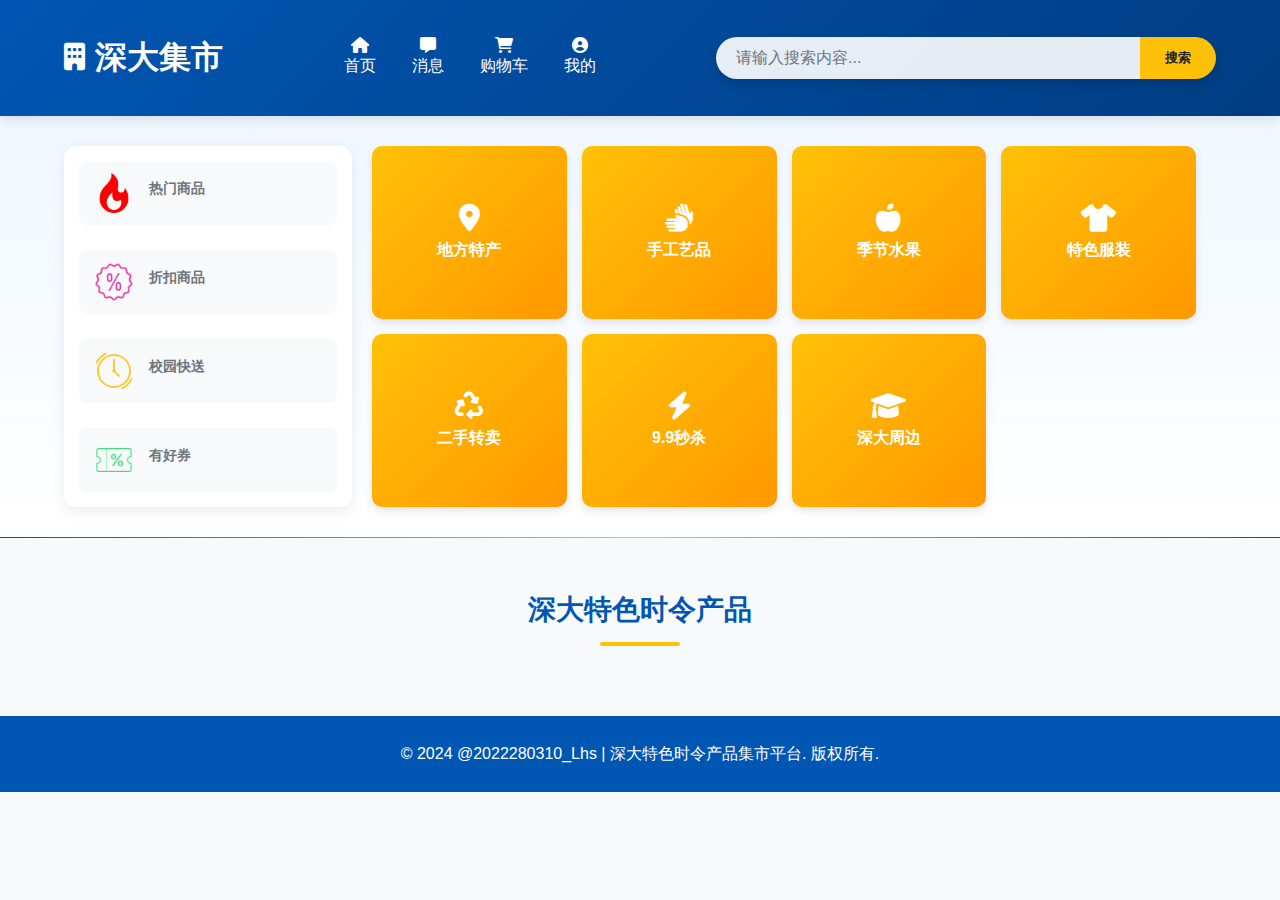
<file: FrontEnd/homepage.html>
<!DOCTYPE html>
<html lang="zh">

<head>
    <meta charset="UTF-8">
    <meta name="viewport" content="width=device-width, initial-scale=1.0">
    <link href="https://www1.szu.edu.cn/szu.ico" type="image/x-icon" rel="shortcut icon">
    <title>深大特色时令产品集市平台</title>
    <link rel="stylesheet" href="https://cdnjs.cloudflare.com/ajax/libs/font-awesome/6.0.0-beta3/css/all.min.css">
    <link rel="stylesheet" href="./css/homepage.css">
</head>

<body>
    <header>
        <h1 class="logo">深大集市</h1>
        <div class="container">
            <nav class="app-nav">
                <ul>
                    <li class="nav-item">
                        <a href="./homepage.html">
                            <i class="fas fa-home"></i>
                            <span>首页</span>
                        </a>
                    </li>
                    <li class="nav-item">
                        <a href="#">
                            <i class="fas fa-comment-alt"></i>
                            <span>消息</span>
                        </a>
                    </li>
                    <li class="nav-item">
                        <a href="./cartpage.html">
                            <i class="fas fa-shopping-cart"></i>
                            <span>购物车</span>
                        </a>
                    </li>
                    <li class="nav-item">
                        <a href="./personalpage.html">
                            <i class="fas fa-user-circle"></i>
                            <span>我的</span>
                        </a>
                    </li>
                </ul>
            </nav>
        </div>
        <form action="/search" method="GET" class="search-form">
            <input type="text" name="query" placeholder="请输入搜索内容..." class="search-box">
            <button type="submit" class="search-button">搜索</button>
        </form>
    </header>
    <div class="content">
        <!-- 左侧部分 -->
        <div class="divleft">
            <a href="your-link.html" class="left-link">
                <img src="all_pic/fire.png" alt="热门商品" class="left-img">
                <p class="description">热门商品</p>
            </a>
            <a href="your-link.html" class="left-link">
                <img src="all_pic/折扣.png" alt="折扣商品" class="left-img">
                <p class="description">折扣商品</p>
            </a>
            <a href="your-link.html" class="left-link">
                <img src="all_pic/fast.png" alt="校园快送" class="left-img">
                <p class="description">校园快送</p>
            </a>
            <a href="your-link.html" class="left-link">
                <img src="all_pic/券.png" alt="有好券" class="left-img">
                <p class="description">有好券</p>
            </a>
        </div>

        <!-- 右侧部分 -->
        <div class="divright">
            <button class="right-button">
                <i class="fas fa-map-marker-alt" style="font-size: 28px;"></i>
                <p class="button-description">地方特产</p>
            </button>
            <button class="right-button">
                <i class="fas fa-hands" style="font-size: 28px;"></i>
                <p class="button-description">手工艺品</p>
            </button>
            <button class="right-button">
                <i class="fas fa-apple-alt" style="font-size: 28px;"></i>
                <p class="button-description">季节水果</p>
            </button>
            <button class="right-button">
                <i class="fas fa-tshirt" style="font-size: 28px;"></i>
                <p class="button-description">特色服装</p>
            </button>
            <button class="right-button">
                <i class="fas fa-recycle" style="font-size: 28px;"></i>
                <p class="button-description">二手转卖</p>
            </button>
            <button class="right-button">
                <i class="fas fa-bolt" style="font-size: 28px;"></i>
                <p class="button-description">9.9秒杀</p>
            </button>
            <button class="right-button">
                <i class="fas fa-graduation-cap" style="font-size: 28px;"></i>
                <p class="button-description">深大周边</p>
            </button>
        </div>
    </div>

    <hr>
    <!-- 商品展示区 -->
    <section class="product-section">
        <h2 class="section-title">深大特色时令产品</h2>
        <div class="container">
            <div class="product-list">
                <!-- 商品卡片 -->

            </div>
        </div>
    </section>

    <!-- 页脚 -->
    <footer>
        <div class="container">
            <p>&copy; 2024 @2022280310_Lhs | 深大特色时令产品集市平台. 版权所有.</p>
        </div>
    </footer>

    <script src="./js/homepage.js"></script>
</body>

</html>
</file>
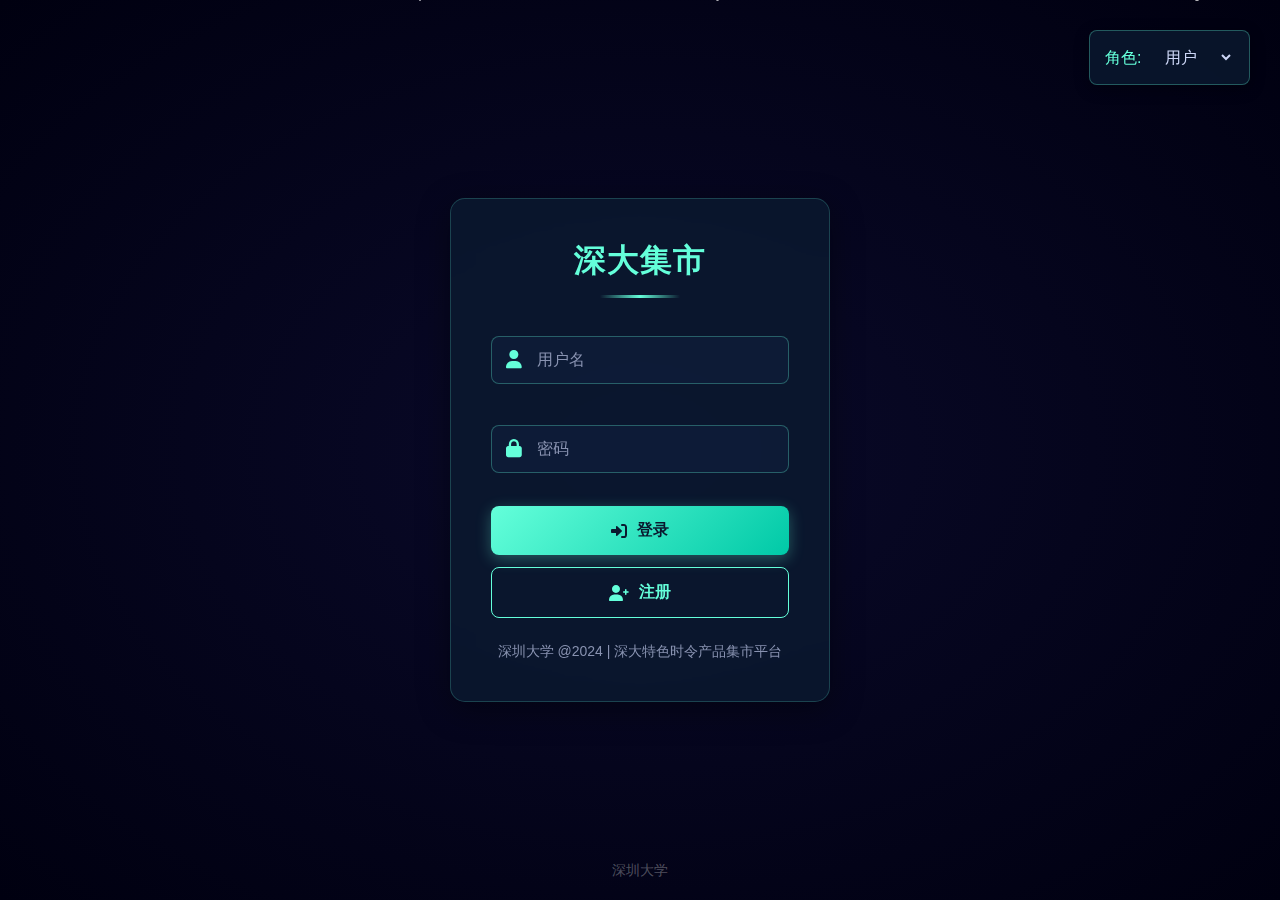
<file: FrontEnd/loginpage.html>
<!DOCTYPE html>
<html lang="zh">

<head>
    <meta charset="UTF-8">
    <meta name="viewport" content="width=device-width, initial-scale=1.0">
    <link href="https://www1.szu.edu.cn/szu.ico" type="image/x-icon" rel="shortcut icon">
    <title>深大特色时令产品集市平台</title>
    <link rel="stylesheet" href="https://cdnjs.cloudflare.com/ajax/libs/font-awesome/6.0.0-beta3/css/all.min.css">
    <link rel="stylesheet" href="./css/loginpage.css">
</head>

<body>

    <!-- 动态星空背景 -->
    <div class="stars" id="stars-container"></div>

    <!-- 角色切换下拉菜单 -->
    <div class="role-selector">
        <label for="role">角色:</label>
        <select id="role">
            <option value="user">用户</option>
            <option value="admin">管理员</option>
        </select>
    </div>

    <div class="login-container">
        <h2>深大集市</h2>
        <form id="loginForm">
            <div class="form-group">
                <div class="icon-wrapper">
                    <i class="fas fa-user"></i>
                </div>
                <input type="text" class="input-field" id="username" placeholder="用户名" required>
            </div>

            <div class="form-group">
                <div class="icon-wrapper">
                    <i class="fas fa-lock"></i>
                </div>
                <input type="password" class="input-field" id="password" placeholder="密码" required>
            </div>

            <div class="error" id="error-message">用户名或密码错误</div>

            <div class="btn-group">
                <button type="button" class="btn btn-login" id="loginBtn">
                    <i class="fas fa-sign-in-alt"></i> 登录
                </button>
                <button type="button" class="btn btn-register" id="registerBtn">
                    <i class="fas fa-user-plus"></i> 注册
                </button>
            </div>
        </form>

        <div class="additional-info">
            <p>深圳大学 @2024 | 深大特色时令产品集市平台</p>
        </div>
    </div>

    <div class="szu-logo">深圳大学</div>

    <script src="./js/loginpage.js"></script>
</body>

</html>
</file>
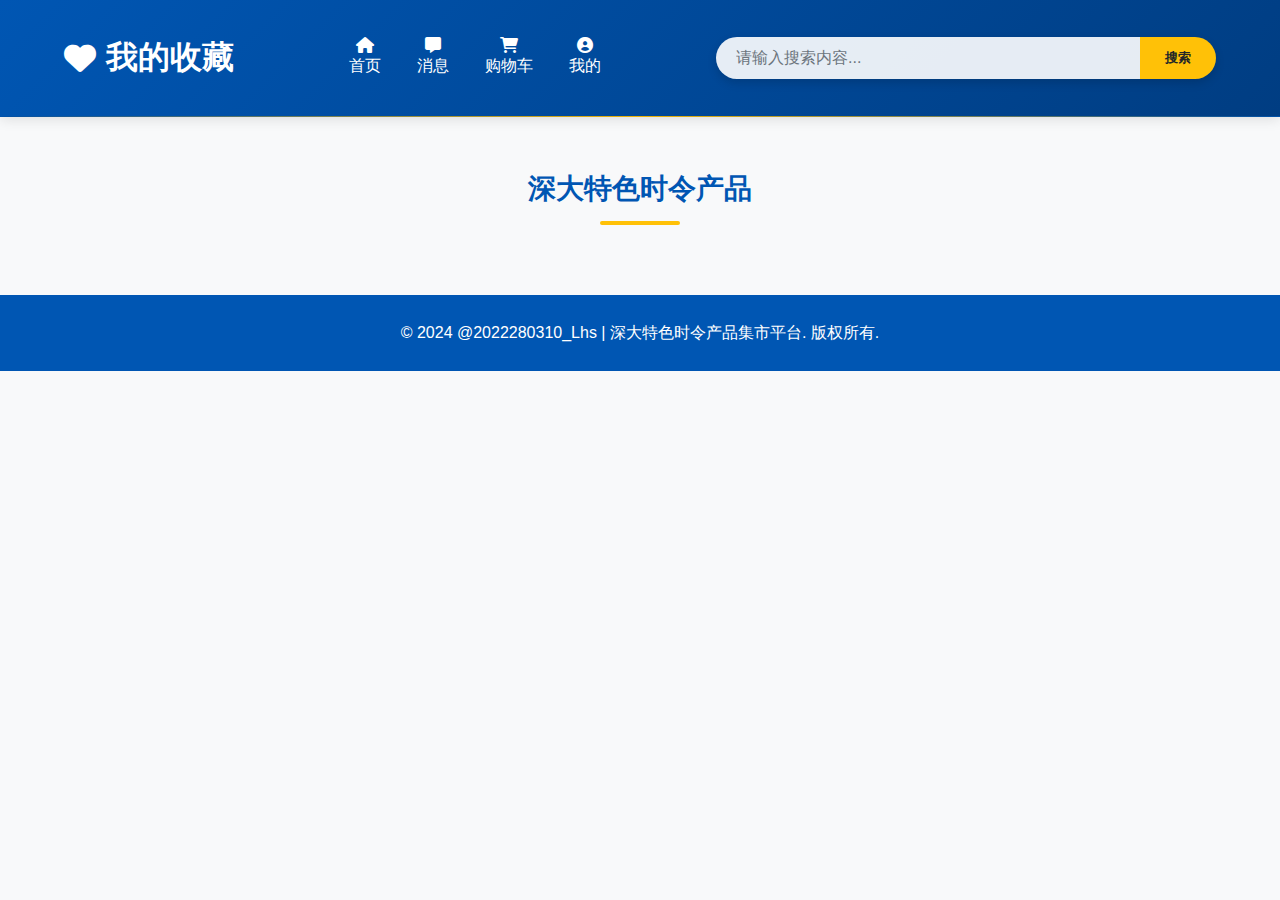
<file: FrontEnd/myfavoritepage.html>
<!DOCTYPE html>
<html lang="zh">

<head>
    <meta charset="UTF-8">
    <meta name="viewport" content="width=device-width, initial-scale=1.0">
    <title>我的收藏 - 深大集市</title>
    <link href="https://www1.szu.edu.cn/szu.ico" type="image/x-icon" rel="shortcut icon">
    <link rel="stylesheet" href="https://cdnjs.cloudflare.com/ajax/libs/font-awesome/6.0.0-beta3/css/all.min.css">
    <link rel="stylesheet" href="./css/myfavoritepage.css">

</head>

<body>
    <!-- 头部 -->
    <header>
        <h1 class="logo"><i class="fas fa-heart"></i>我的收藏</h1>
        <div class="container">
            <nav class="app-nav">
                <ul>
                    <li class="nav-item">
                        <a href="./homepage.html">
                            <i class="fas fa-home"></i>
                            <span>首页</span>
                        </a>
                    </li>
                    <li class="nav-item">
                        <a href="#">
                            <i class="fas fa-comment-alt"></i>
                            <span>消息</span>
                        </a>
                    </li>
                    <li class="nav-item">
                        <a href="./cartpage.html">
                            <i class="fas fa-shopping-cart"></i>
                            <span>购物车</span>
                        </a>
                    </li>
                    <li class="nav-item">
                        <a href="./personalpage.html">
                            <i class="fas fa-user-circle"></i>
                            <span>我的</span>
                        </a>
                    </li>
                </ul>
            </nav>
        </div>
        <form action="/search" method="GET" class="search-form">
            <input type="text" name="query" placeholder="请输入搜索内容..." class="search-box">
            <button type="submit" class="search-button">搜索</button>
        </form>
    </header>

    <hr>
    <!-- 添加一些额外功能，比如按照价格排序 -->
    <!-- 商品展示区 -->
    <section class="product-section">
        <h2 class="section-title">深大特色时令产品</h2>
        <div class="container">
            <div class="product-list">
                <!-- 商品卡片 -->

            </div>
        </div>
    </section>


    <!-- 页脚 -->
    <footer class="footer">
        <div class="container">
            <p>&copy; 2024 @2022280310_Lhs | 深大特色时令产品集市平台. 版权所有.</p>
        </div>
    </footer>
    <script src="./js/myfavoritepage.js"></script>
</body>

</html>
</file>
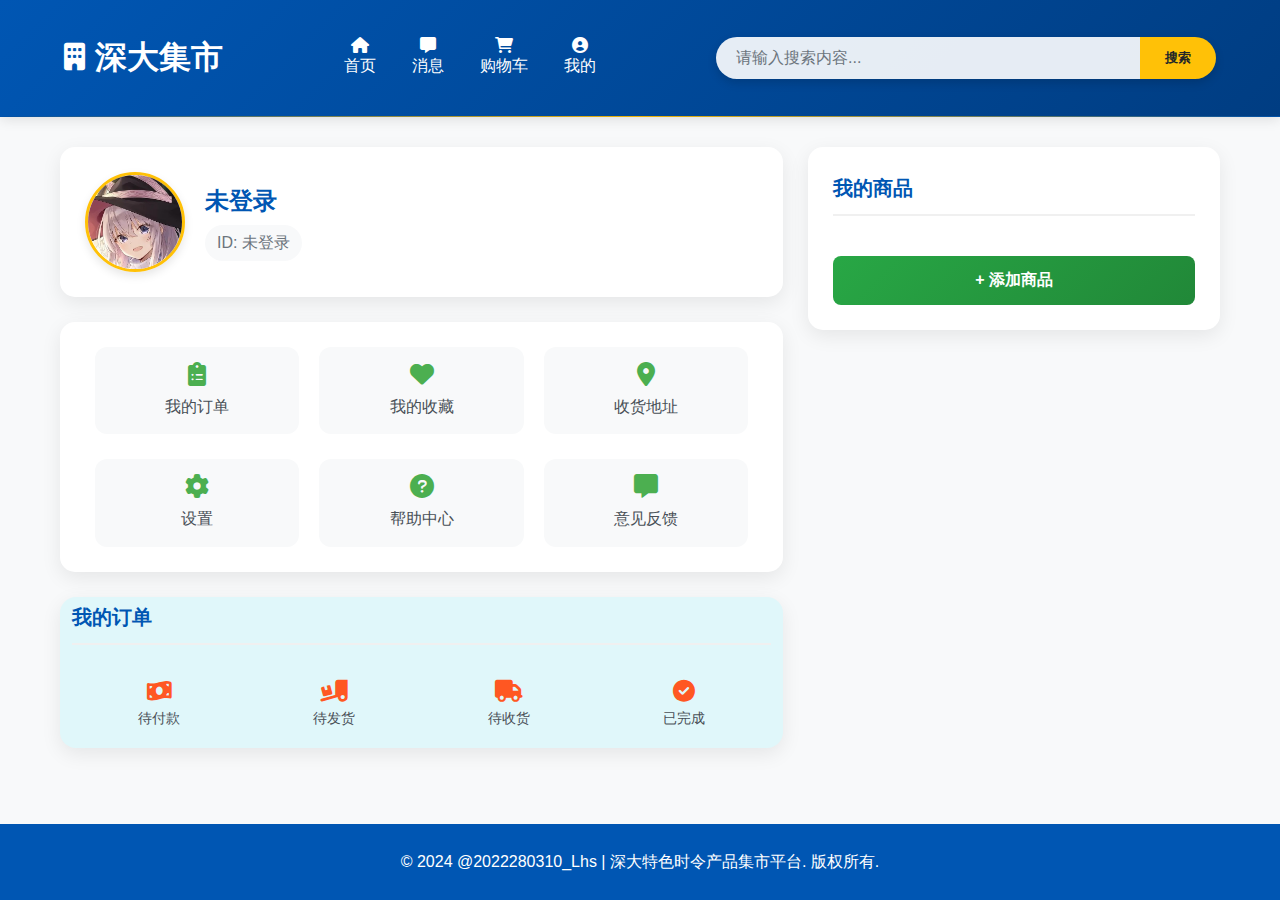
<file: FrontEnd/personalpage.html>
<!DOCTYPE html>
<html lang="zh">

<head>
    <meta charset="UTF-8">
    <meta name="viewport" content="width=device-width, initial-scale=1.0">
    <link href="https://www1.szu.edu.cn/szu.ico" type="image/x-icon" rel="shortcut icon">
    <title>深大特色时令产品集市平台</title>
    <link rel="stylesheet" href="https://cdnjs.cloudflare.com/ajax/libs/font-awesome/6.0.0-beta3/css/all.min.css">
    <style>
        /* 基础样式重置 */
        * {
            margin: 0;
            padding: 0;
            box-sizing: border-box;
            font-family: 'Segoe UI', 'Microsoft YaHei', sans-serif;
        }

        /* 页面基本样式 */
        body {
            background-color: #f8f9fa;
            color: #333;
            line-height: 1.6;
            min-height: 100vh;
            display: flex;
            flex-direction: column;
        }

        /* 头部样式 */
        header {
            background: linear-gradient(135deg, #0056b3 0%, #003d82 100%);
            padding: 15px 5%;
            display: flex;
            flex-wrap: wrap;
            align-items: center;
            justify-content: space-between;
            box-shadow: 0 4px 12px rgba(0, 0, 0, 0.1);
            position: sticky;
            top: 0;
            z-index: 1000;
        }

        .logo {
            color: white;
            font-weight: 700;
            font-size: 32px;
            display: flex;
            align-items: center;
            gap: 10px;
        }

        .logo:before {
            content: "\f1ad";
            font-family: "Font Awesome 6 Free";
            font-weight: 900;
            font-size: 28px;
        }

        /* 导航栏样式 */
        nav ul {
            display: flex;
            justify-content: space-evenly;
            padding: 0;
            margin: 10px 0;
            list-style: none;
            width: 100%;
        }

        nav ul li {
            display: flex;
            align-items: center;
            justify-content: center;
        }

        nav ul li a {
            display: flex;
            flex-direction: column;
            align-items: center;
            text-decoration: none;
            color: white;
            font-size: 16px;
            padding: 12px 18px;
            transition: all 0.3s ease;
            border-radius: 8px;
        }

        .nav-item a:hover {
            background: rgba(255, 255, 255, 0.2);
            transform: translateY(-3px);
        }

        .nav-item a.active {
            background: rgba(255, 255, 255, 0.15);
            font-weight: 600;
        }

        .icon {
            width: 24px;
            height: 24px;
            margin-bottom: 5px;
            filter: brightness(0) invert(1);
            transition: all 0.3s ease;
        }

        .nav-item a:hover .icon {
            transform: scale(1.1);
        }

        /* 搜索区域样式 */
        .search-form {
            display: flex;
            max-width: 500px;
            width: 100%;
            margin: 10px 0;
            border-radius: 30px;
            overflow: hidden;
            box-shadow: 0 4px 10px rgba(0, 0, 0, 0.15);
        }

        .search-box {
            flex: 1;
            padding: 12px 20px;
            border: none;
            font-size: 16px;
            background: rgba(255, 255, 255, 0.9);
            transition: all 0.3s ease;
        }

        .search-box:focus {
            outline: none;
            background: white;
            box-shadow: 0 0 0 2px rgba(0, 123, 255, 0.25);
        }

        .search-box::placeholder {
            color: #6c757d;
        }

        .search-button {
            padding: 12px 25px;
            background: #ffc107;
            color: #212529;
            border: none;
            font-weight: 600;
            cursor: pointer;
            transition: all 0.3s ease;
        }

        .search-button:hover {
            background: #e0a800;
        }

        /* 分隔线 */
        hr {
            height: 1px;
            background: linear-gradient(to right, #0056b3, #ffc107, #0056b3);
            border: none;
            margin: 0;
        }

        /* 个人中心主要容器 */
        .profile-container {
            max-width: 1200px;
            margin: 30px auto;
            padding: 0 20px;
            flex: 1;
        }

        /* 主内容区域布局 */
        .main-content {
            display: flex;
            gap: 25px;
        }

        /* 左侧内容区域 */
        .left-content {
            flex: 2;
            display: flex;
            flex-direction: column;
            gap: 25px;
        }

        /* 右侧内容区域 */
        .my-products {
            flex: 1;
            min-width: 320px;
        }

        /* 用户卡片样式 */
        .user-card {
            background: white;
            border-radius: 15px;
            padding: 25px;
            box-shadow: 0 6px 20px rgba(0, 0, 0, 0.08);
            transition: transform 0.3s ease;
        }

        .user-card:hover {
            transform: translateY(-5px);
        }

        .user-info {
            display: flex;
            align-items: center;
            gap: 20px;
        }

        .avatar {
            width: 100px;
            height: 100px;
            border-radius: 50%;
            object-fit: cover;
            border: 3px solid #ffc107;
            box-shadow: 0 4px 10px rgba(0, 0, 0, 0.1);
        }

        .user-details {
            flex: 1;
        }

        .username {
            font-size: 24px;
            font-weight: 700;
            color: #0056b3;
            margin-bottom: 5px;
        }

        .user-id {
            font-size: 16px;
            color: #6c757d;
            background: #f8f9fa;
            padding: 5px 12px;
            border-radius: 20px;
            display: inline-block;
        }

        /* 功能模块导航样式 */
        .function-modules {
            background: white;
            border-radius: 15px;
            padding: 25px;
            box-shadow: 0 6px 20px rgba(0, 0, 0, 0.08);
        }

        .module-row {
            display: flex;
            justify-content: space-between;
            margin-bottom: 25px;
        }

        .module-row:last-child {
            margin-bottom: 0;
        }

        .module-item {
            display: flex;
            flex-direction: column;
            align-items: center;
            cursor: pointer;
            padding: 15px;
            border-radius: 12px;
            transition: all 0.3s ease;
            flex: 1;
            margin: 0 10px;
            background: #f8f9fa;
        }

        .module-item:hover {
            background: #e9f7ff;
            transform: translateY(-5px);
            box-shadow: 0 4px 15px rgba(0, 0, 0, 0.1);
        }

        .module-item a {
            text-decoration: none;
            display: flex;
            flex-direction: column;
            align-items: center;
            width: 100%;
        }

        .module-item i {
            font-size: 24px;
            color: #495057;
        }

        .module-item span {
            font-size: 16px;
            font-weight: 500;
            color: #495057;
        }

        /* 订单状态卡片样式 */
        .order-status {
            background: white;
            border-radius: 15px;
            padding: 25px;
            box-shadow: 0 6px 20px rgba(0, 0, 0, 0.08);
        }

        .order-status h3 {
            font-size: 20px;
            color: #0056b3;
            margin-bottom: 20px;
            padding-bottom: 10px;
            border-bottom: 2px solid #f0f0f0;
        }

        .status-items {
            display: flex;
            justify-content: space-between;
        }

        .status-item {
            display: flex;
            flex-direction: column;
            align-items: center;
            cursor: pointer;
            padding: 15px;
            border-radius: 12px;
            transition: all 0.3s ease;
            flex: 1;
            margin: 0 5px;
        }

        .status-item:hover {
            background: #f8f9fa;
            transform: translateY(-5px);
        }

        .status-item img {
            width: 40px;
            height: 40px;
            margin-bottom: 10px;
            border-radius: 50%;
            object-fit: cover;
            background: #ffffff;
            padding: 8px;
        }

        .status-item span {
            font-size: 14px;
            color: #495057;
            font-weight: 500;
        }

        /* 功能模块图标样式 */
        .module-item i {
            font-size: 24px;
            margin-bottom: 8px;
            color: #4CAF50;
        }

        /* 订单状态图标样式 */
        .status-item i {
            font-size: 22px;
            margin-bottom: 5px;
            color: #FF5722;
        }

        /* 移除原有图片样式 */
        .module-item img,
        .status-item img {
            display: none;
        }

        /* 我的商品区域样式 */
        .my-products {
            width: 100vw;
            background: white;
            border-radius: 15px;
            padding: 25px;
            box-shadow: 0 6px 20px rgba(0, 0, 0, 0.08);
            height: fit-content;
        }

        .my-products h3 {
            font-size: 20px;
            color: #0056b3;
            margin-bottom: 20px;
            padding-bottom: 10px;
            border-bottom: 2px solid #f0f0f0;
        }

        .product-list {
            max-height: 543px;
            overflow-y: auto;
            margin-bottom: 20px;
            padding-right: 10px;
        }

        /* 滚动条美化 */
        .product-list::-webkit-scrollbar {
            width: 8px;
        }

        .product-list::-webkit-scrollbar-track {
            background: #f1f1f1;
            border-radius: 10px;
        }

        .product-list::-webkit-scrollbar-thumb {
            background: #0056b3;
            border-radius: 10px;
        }

        .product-list::-webkit-scrollbar-thumb:hover {
            background: #003d82;
        }

        /* 商品项样式 */
        .product-item {
            display: flex;
            align-items: center;
            gap: 15px;
            padding: 15px;
            margin-bottom: 15px;
            border-radius: 12px;
            background: #f8f9fa;
            transition: all 0.3s ease;
            position: relative;
        }

        .product-item:hover {
            transform: translateY(-3px);
            box-shadow: 0 4px 10px rgba(0, 0, 0, 0.1);
        }

        .product-item img {
            width: 80px;
            height: 80px;
            object-fit: cover;
            border-radius: 10px;
            border: 2px solid #ffc107;
        }

        .product-info {
            flex: 1;
        }

        .product-info h4 {
            font-size: 16px;
            font-weight: 600;
            margin-bottom: 5px;
            color: #0056b3;
        }

        .price {
            font-size: 18px;
            font-weight: 700;
            color: #e74c3c;
            margin: 5px 0;
        }

        .status {
            font-size: 14px;
            font-weight: 500;
            padding: 3px 10px;
            border-radius: 15px;
            display: inline-block;
        }

        .status.active {
            background: rgba(40, 167, 69, 0.15);
            color: #28a745;
        }

        .status.inactive {
            background: rgba(220, 53, 69, 0.15);
            color: #dc3545;
        }

        .remove-btn {
            padding: 8px 15px;
            background: #dc3545;
            color: white;
            border: none;
            border-radius: 6px;
            cursor: pointer;
            font-weight: 500;
            transition: all 0.3s ease;
            display: flex;
            align-items: center;
            gap: 5px;
        }

        .remove-btn:hover {
            background: #c82333;
            transform: translateY(-3px);
        }

        /* 添加商品按钮 */
        .add-product-btn {
            width: 100%;
            padding: 14px;
            background: linear-gradient(135deg, #28a745, #218838);
            color: white;
            border: none;
            border-radius: 8px;
            font-size: 16px;
            font-weight: 600;
            cursor: pointer;
            transition: all 0.3s ease;
            display: flex;
            justify-content: center;
            align-items: center;
            gap: 10px;
        }

        .add-product-btn:hover {
            background: linear-gradient(135deg, #218838, #28a745);
            transform: translateY(-3px);
            box-shadow: 0 4px 12px rgba(40, 167, 69, 0.3);
        }

        /* 弹窗样式 */
        .add-product-modal {
            position: fixed;
            top: 0;
            left: 0;
            width: 100%;
            height: 100%;
            background-color: rgba(0, 0, 0, 0.7);
            display: none;
            justify-content: center;
            align-items: center;
            z-index: 2000;
        }

        .modal-content {
            background-color: white;
            border-radius: 15px;
            padding: 30px;
            width: 90%;
            max-width: 700px;
            box-shadow: 0 8px 30px rgba(0, 0, 0, 0.2);
            position: relative;
        }

        .modal-content h3 {
            font-size: 26px;
            margin-bottom: 25px;
            color: #0056b3;
            padding-bottom: 15px;
            border-bottom: 2px solid #f0f0f0;
            text-align: center;
        }

        .form-row {
            display: flex;
            flex-wrap: wrap;
            gap: 20px;
            margin-bottom: 20px;
        }

        .form-group {
            flex: 1;
            min-width: 280px;
        }

        .form-group label {
            display: block;
            margin-bottom: 8px;
            font-weight: 500;
            color: #495057;
        }

        .form-group input,
        .form-group textarea,
        .form-group select {
            width: 100%;
            padding: 14px;
            border: 1px solid #dee2e6;
            border-radius: 8px;
            font-size: 16px;
            background: #f8f9fa;
            transition: all 0.3s ease;
        }

        .form-group input:focus,
        .form-group textarea:focus,
        .form-group select:focus {
            border-color: #0056b3;
            box-shadow: 0 0 0 3px rgba(0, 123, 255, 0.25);
            outline: none;
            background: white;
        }

        .form-group textarea {
            height: 120px;
            resize: vertical;
        }

        .form-actions {
            display: flex;
            gap: 15px;
            margin-top: 20px;
        }

        .confirm-btn {
            flex: 1;
            padding: 14px;
            background: linear-gradient(135deg, #28a745, #218838);
            color: white;
            border: none;
            border-radius: 8px;
            font-size: 16px;
            font-weight: 600;
            cursor: pointer;
            transition: all 0.3s ease;
        }

        .confirm-btn:hover {
            background: linear-gradient(135deg, #218838, #28a745);
            transform: translateY(-3px);
        }

        .cancel-btn {
            flex: 1;
            padding: 14px;
            background: #6c757d;
            color: white;
            border: none;
            border-radius: 8px;
            font-size: 16px;
            font-weight: 600;
            cursor: pointer;
            transition: all 0.3s ease;
        }

        .cancel-btn:hover {
            background: #5a6268;
            transform: translateY(-3px);
        }

        /* 通知样式 */
        .notification {
            position: fixed;
            top: 20px;
            right: 20px;
            background: #28a745;
            color: white;
            padding: 15px 25px;
            border-radius: 8px;
            box-shadow: 0 4px 15px rgba(0, 0, 0, 0.2);
            font-size: 16px;
            z-index: 10000;
            opacity: 0;
            transform: translateX(100%);
            transition: all 0.3s ease;
        }

        .notification.show {
            opacity: 1;
            transform: translateX(0);
        }

        /* 页脚样式 */
        footer {
            background: #0056b3;
            color: white;
            padding: 25px 0;
            text-align: center;
            margin-top: 40px;
        }

        footer .container {
            max-width: 1200px;
            margin: 0 auto;
            padding: 0 20px;
        }

        footer p {
            font-size: 16px;
        }

        /* 响应式设计 */
        @media (max-width: 992px) {
            .main-content {
                flex-direction: column;
            }

            .my-products {
                min-width: auto;
            }

            .module-row {
                flex-wrap: wrap;
            }

            .module-item {
                flex: 0 0 calc(50% - 20px);
                margin: 10px;
            }
        }

        @media (max-width: 768px) {
            header {
                flex-direction: column;
                gap: 15px;
                padding: 15px;
            }

            .module-item {
                flex: 0 0 100%;
                margin: 10px 0;
            }

            .status-items {
                flex-wrap: wrap;
            }

            .status-item {
                flex: 0 0 calc(50% - 10px);
                margin: 5px;
            }

            .form-row {
                flex-direction: column;
            }

            .form-group {
                min-width: 100%;
            }

            .form-actions {
                flex-direction: column;
            }
        }

        @media (max-width: 480px) {
            .user-info {
                flex-direction: column;
                text-align: center;
            }

            .user-details {
                margin-top: 15px;
            }

            .product-item {
                flex-direction: column;
                text-align: center;
            }

            .product-info {
                width: 100%;
            }
        }

        /* 功能模块弹窗样式 */
        .modal-overlay {
            position: fixed;
            top: 0;
            left: 0;
            right: 0;
            bottom: 0;
            background: rgba(0, 0, 0, 0.6);
            display: flex;
            justify-content: center;
            align-items: center;
            z-index: 1000;
            opacity: 0;
            visibility: hidden;
            transition: all 0.3s ease;
            padding: 20px;
            /* 添加安全边距 */
        }

        .modal-overlay.active {
            opacity: 1;
            visibility: visible;
        }

        .modalContent {
            display: flex;
            flex-direction: column;
            background: white;
            border-radius: 20px;
            width: 80%;
            max-width: 1250px;
            height: 85%;
            max-height: 1000px;
            box-shadow: 0 25px 50px rgba(0, 0, 0, 0.25);
            transform: translateY(-50px);
            opacity: 0;
            transition: all 0.4s ease;
            overflow: hidden;
        }

        .modal-overlay.active .modalContent {
            transform: translateY(0);
            opacity: 1;
        }

        .modal-header {
            display: flex;
            align-items: center;
            background: #0056b3;
            color: white;
            padding: 20px;
            border-radius: 20px 20px 0 0;
            position: relative;
            flex-shrink: 0;
            /* 防止头部收缩 */
        }

        .modal-header h2 {
            font-size: 24px;
            font-weight: 600;
            margin: 0;
            display: flex;
            align-items: center;
        }

        .modal-icon {
            margin-left: 15px;
            display: flex;
            align-items: center;
        }

        .modal-icon i {
            font-size: 28px;
            color: #ffcc00;
            /* 更醒目的颜色 */
        }

        /* 关键修改：模态体填充剩余空间 */
        .modal-body {
            flex: 1;
            /* 填充剩余空间 */
            overflow-y: auto;
            /* 内部滚动 */
            padding: 20px;
        }

        .modal-text {
            font-size: 16px;
            line-height: 1.6;
            color: #555;
            text-align: center;
        }

        .close-btn {
            position: absolute;
            top: 20px;
            right: 20px;
            font-size: 24px;
            cursor: pointer;
            color: white;
            background: rgba(255, 255, 255, 0.2);
            width: 36px;
            height: 36px;
            border-radius: 50%;
            display: flex;
            align-items: center;
            justify-content: center;
            transition: all 0.3s ease;
            z-index: 10;
        }

        .close-btn:hover {
            transform: rotate(90deg);
            background: rgba(255, 255, 255, 0.3);
        }

        /* 滚动条美化 */
        .modal-body::-webkit-scrollbar {
            width: 8px;
        }

        .modal-body::-webkit-scrollbar-track {
            background: #f1f1f1;
            border-radius: 4px;
        }

        .modal-body::-webkit-scrollbar-thumb {
            background: #c1c1c1;
            border-radius: 4px;
        }

        .modal-body::-webkit-scrollbar-thumb:hover {
            background: #a8a8a8;
        }

        /* 收藏列表样式 */
        .favorites-list {
            display: flex;
            flex-direction: column;
            gap: 25px;
            margin: 20px;
        }

        .favorite-item {
            display: flex;
            width: 100%;
            background: #f9f9f9;
            border-radius: 10px;
            padding: 15px;
            border: 1px solid #eee;
            transition: all 0.3s ease;
            position: relative;
            align-items: center;
        }

        .favorite-item:hover {
            transform: translateY(-3px);
            box-shadow: 0 4px 12px rgba(0, 0, 0, 0.06);
            border-color: #3498db;
        }

        .favorite-item img {
            width: 160px;
            height: 100px;
            object-fit: cover;
            border-radius: 8px;
            flex-shrink: 0;
            margin-right: 20px;
        }

        .favorite-info {
            flex: 1;
            display: flex;
            flex-direction: column;
            justify-content: space-between;
        }

        .favorite-name {
            font-size: 1.1rem;
            font-weight: 600;
            margin-bottom: 4px;
            color: #2c3e50;
        }

        .favorite-category,
        .favorite-description,
        .favorite-place,
        .favorite-price,
        .favorite-date {
            font-size: 0.9rem;
            color: #555;
            margin-bottom: 4px;
            line-height: 1.4;
        }

        .favorite-price {
            color: #e74c3c;
            font-weight: bold;
            font-size: 1rem;
            margin-top: 6px;
        }

        .favorite-footer {
            display: flex;
            justify-content: flex-end;
            gap: 10px;
            margin-top: 10px;
        }

        .remove-from-favorite,
        .add-to-cart {
            padding: 6px 12px;
            border: none;
            border-radius: 5px;
            cursor: pointer;
            font-weight: 600;
            transition: all 0.2s ease;
            display: flex;
            align-items: center;
            gap: 5px;
        }

        .remove-from-favorite {
            background: #fde8e8;
            color: #e74c3c;
        }

        .remove-from-favorite:hover {
            background: #fad2d2;
        }

        .add-to-cart {
            background: #e8f6ef;
            color: #27ae60;
        }

        .add-to-cart:hover {
            background: #d1f2e5;
        }


        .loading-spinner {
            display: flex;
            justify-content: center;
            align-items: center;
            height: 200px;
        }

        .spinner {
            width: 50px;
            height: 50px;
            border: 5px solid rgba(52, 152, 219, 0.2);
            border-top: 5px solid #3498db;
            border-radius: 50%;
            animation: spin 1s linear infinite;
        }

        @keyframes spin {
            0% {
                transform: rotate(0deg);
            }

            100% {
                transform: rotate(360deg);
            }
        }

        .no-data {
            text-align: center;
            padding: 30px;
            color: #7f8c8d;
            font-style: italic;
            background: #f9f9f9;
            border-radius: 10px;
            margin-top: 20px;
        }

        .api-response {
            padding: 15px;
            background: #f0f9ff;
            border-radius: 8px;
            margin-top: 20px;
            font-family: monospace;
            max-height: 200px;
            overflow-y: auto;
            font-size: 0.9rem;
        }

        .api-response h3 {
            margin-bottom: 10px;
            color: #3498db;
        }

        @media (max-width: 768px) {
            .favorites-list {
                grid-template-columns: 1fr;
            }

            .favorite-footer {
                flex-direction: column;
                gap: 10px;
            }

            .remove-from-favorite,
            .add-to-cart {
                width: 100%;
                justify-content: center;
            }
        }

        /*   订单  */
        /* 订单卡片样式 */
        .order-card {
            background-color: #f9f9f9;
            margin: 20px;
            border-radius: 12px;
            box-shadow: 0 4px 12px rgba(0, 0, 0, 0.12);
            padding: 20px;
            transition: transform 0.2s, box-shadow 0.2s;
            margin-bottom: 20px;
        }

        .order-card:hover {
            transform: translateY(-3px);
            box-shadow: 0 6px 16px rgba(0, 0, 0, 0.24);
        }

        /* 订单头部样式 */
        .order-header {
            display: flex;
            justify-content: space-between;
            align-items: flex-start;
            padding-bottom: 15px;
            border-bottom: 1px solid #f0f0f0;
            margin-bottom: 15px;
            flex-wrap: wrap;
            gap: 10px;
        }

        .order-id {
            font-size: 18px;
            font-weight: 600;
            color: #333;
            margin-bottom: 8px;
            width: 100%;
        }

        .order-data {
            display: flex;
            gap: 12px;
            align-items: center;
            flex-wrap: wrap;
        }

        .order-date {
            font-size: 14px;
            color: #666;
            background-color: #f8f9fa;
            padding: 4px 10px;
            border-radius: 16px;
        }

        .order-status {
            font-size: 14px;
            font-weight: 500;
            padding: 4px 12px;
            border-radius: 16px;
            background-color: #e0f7fa;
            color: #007bff;
        }

        .order-total {
            font-size: 16px;
            font-weight: 700;
            color: #e53935;
            background-color: #fff5f5;
            padding: 6px 12px;
            border-radius: 8px;
            align-self: flex-start;
        }

        /* 产品容器样式 - 水平滚动 */
        .order-products {
            display: flex;
            overflow-x: auto;
            gap: 16px;
            padding: 10px 5px 8px 5px;
            scrollbar-width: thin;
            scrollbar-color: #ddd #f5f5f5;
        }

        /* 产品卡片样式 */
        .order-product-card {
            flex: 0 0 auto;
            width: 180px;
            display: flex;
            flex-direction: column;
            border-radius: 8px;
            overflow: hidden;
            background: #fff;
            transition: transform 0.2s;
            box-shadow: 0 2px 8px rgba(0, 0, 0, 0.08);
            border: 1px solid #f0f0f0;
        }

        .order-product-card:hover {
            transform: translateY(-3px);
            box-shadow: 0 4px 12px rgba(0, 0, 0, 0.12);
        }

        .order-product-card img {
            width: 100%;
            height: 100px;
            object-fit: cover;
            background-color: #fafafa;
        }

        .product-info {
            padding: 8px;
            flex-grow: 1;
            display: flex;
            flex-direction: column;
        }

        .product-info h4 {
            margin: 0 0 8px 0;
            font-size: 15px;
            font-weight: 600;
            color: #333;
            overflow: hidden;
            text-overflow: ellipsis;
            display: -webkit-box;
            -webkit-line-clamp: 2;
            -webkit-box-orient: vertical;
            min-height: 20px;
            line-height: 1.4;
        }

        .product-info p {
            font-size: 13px;
            color: #666;
        }

        .product-info p:last-child {
            color: #e53935;
            font-weight: 500;
            margin-top: auto;
            padding-top: 4px;
        }

        /* 订单底部按钮样式 */
        .order-footer {
            display: flex;
            justify-content: flex-end;
            gap: 12px;
            padding-top: 10px;
            border-top: 1px solid #f0f0f0;
            margin-top: 10px;
        }

        .order-footer button {
            padding: 8px 16px;
            border-radius: 6px;
            border: none;
            font-size: 14px;
            cursor: pointer;
            transition: all 0.2s;
            display: flex;
            align-items: center;
            gap: 6px;
            font-weight: 500;
        }

        .view-review {
            background-color: #f5f7fa;
            color: #1e88e5;
            border: 1px solid #e3f2fd;
        }

        .view-review:hover {
            background-color: #e3f2fd;
            transform: translateY(-2px);
        }

        .mark-received {
            background-color: #4caf50;
            color: white;
            box-shadow: 0 2px 4px rgba(76, 175, 80, 0.3);
        }

        .mark-received:hover {
            background-color: #388e3c;
            transform: translateY(-2px);
            box-shadow: 0 4px 8px rgba(76, 175, 80, 0.4);
        }

        /* 响应式调整 */
        @media (max-width: 768px) {
            .order-header {
                flex-direction: column;
                align-items: flex-start;
            }

            .order-total {
                align-self: flex-start;
                margin-top: 8px;
            }

            .order-product-card {
                width: 160px;
            }

            .order-footer {
                flex-wrap: wrap;
                justify-content: center;
            }
        }
    </style>
</head>

<body>
    <header>
        <h1 class="logo">深大集市</h1>
        <div class="container">
            <nav class="app-nav">
                <ul>
                    <li class="nav-item">
                        <a href="./homepage.html">
                            <i class="fas fa-home"></i>
                            <span>首页</span>
                        </a>
                    </li>
                    <li class="nav-item">
                        <a href="#">
                            <i class="fas fa-comment-alt"></i>
                            <span>消息</span>
                        </a>
                    </li>
                    <li class="nav-item">
                        <a href="./cartpage.html">
                            <i class="fas fa-shopping-cart"></i>
                            <span>购物车</span>
                        </a>
                    </li>
                    <li class="nav-item">
                        <a href="./personalpage.html">
                            <i class="fas fa-user-circle"></i>
                            <span>我的</span>
                        </a>
                    </li>
                </ul>
            </nav>
        </div>
        <form action="/search" method="GET" class="search-form">
            <input type="text" name="query" placeholder="请输入搜索内容..." class="search-box">
            <button type="submit" class="search-button">搜索</button>
        </form>
    </header>

    <hr style="background-color: #333; ">
    <!-- 个人中心主要内容 -->
    <div class="profile-container">
        <div class="main-content">
            <!-- 左侧内容 -->
            <div class="left-content">
                <!-- 用户信息卡片 -->
                <div class="user-card">
                    <div class="user-info">
                        <img src="all_pic/default-avatar.jpg" alt="用户头像" class="avatar">
                        <div class="user-details">
                            <h2 class="username">未登录</h2>
                            <p class="user-id">ID: 未登录</p>
                        </div>
                    </div>
                </div>

                <!-- 功能模块导航 -->
                <div class="function-modules">
                    <div class="module-row">
                        <div class="module-item" data-modal="orders">
                            <i class="fas fa-clipboard-list"></i>
                            <span>我的订单</span>
                        </div>
                        <div class="module-item" data-modal="favorites">
                            <i class="fas fa-heart"></i>
                            <span>我的收藏</span>
                        </div>
                        <div class="module-item" data-modal="address">
                            <i class="fas fa-map-marker-alt"></i>
                            <span>收货地址</span>
                        </div>
                    </div>

                    <div class="module-row">
                        <div class="module-item" data-modal="settings">
                            <i class="fas fa-cog"></i>
                            <span>设置</span>
                        </div>
                        <div class="module-item" data-modal="help">
                            <i class="fas fa-question-circle"></i>
                            <span>帮助中心</span>
                        </div>
                        <div class="module-item" data-modal="feedback">
                            <i class="fas fa-comment-alt"></i>
                            <span>意见反馈</span>
                        </div>
                    </div>
                </div>

                <div class="order-status">
                    <h3>我的订单</h3>
                    <div class="status-items">
                        <div class="status-item" data-modal="waiting-payment">
                            <i class="fas fa-money-bill-wave"></i>
                            <span>待付款</span>
                        </div>
                        <div class="status-item" data-modal="waiting-shipment">
                            <i class="fas fa-truck-loading"></i>
                            <span>待发货</span>
                        </div>
                        <div class="status-item" data-modal="waiting-receive">
                            <i class="fas fa-truck"></i>
                            <span>待收货</span>
                        </div>
                        <div class="status-item" data-modal="completed">
                            <i class="fas fa-check-circle"></i>
                            <span>已完成</span>
                        </div>
                    </div>
                </div>
            </div>

            <!-- 功能模块弹窗结构 -->
            <div class="modal-overlay" id="modalOverlay">
                <div class="modalContent">
                    <div class="modal-header">
                        <h2 id="modalTitle">
                            弹窗标题
                        </h2>
                        <div class="modal-icon">
                            <i class="fas fa-heart"></i>
                        </div>
                        <div class="close-btn" id="closeModal">
                            <i class="fas fa-times"></i>
                        </div>
                    </div>
                    <div class="modal-body" id="modalBody">
                        <!-- 动态内容 -->

                    </div>
                </div>
            </div>

            <!-- 右侧商品卡片 -->
            <div class="my-products">
                <h3>我的商品</h3>
                <div class="product-list">

                </div>
                <button class="add-product-btn" onclick="openAddProductModal()">+ 添加商品</button>
            </div>
        </div>
    </div>

    <!-- 添加商品弹窗 -->
    <div class="add-product-modal" id="addProductModal">
        <div class="modal-content">
            <h3>添加商品</h3>

            <div class="form-row">
                <div class="form-group">
                    <label for="productImage">商品图片：</label>
                    <input type="file" id="productImage" accept="image/*" onchange="getFileName(event)">
                </div>

                <div class="form-group">
                    <label for="productName">商品名称:</label>
                    <input type="text" id="productName" placeholder="输入商品名称">
                </div>
            </div>

            <div class="form-row">
                <div class="form-group">
                    <label for="productPrice">商品价格:</label>
                    <input type="number" id="productPrice" placeholder="输入商品价格">
                </div>

                <div class="form-group">
                    <label for="productSalesPeriod">商品销售期:</label>
                    <input type="text" id="productSalesPeriod" placeholder="输入商品销售期">
                </div>
            </div>

            <div class="form-row">
                <div class="form-group">
                    <label for="productCategory">商品分类:</label>
                    <input type="text" id="productCategory" placeholder="输入商品分类">
                </div>

                <div class="form-group">
                    <label for="productOrigin">商品产地:</label>
                    <input type="text" id="productOrigin" placeholder="输入商品产地">
                </div>
            </div>

            <div class="form-row">
                <div class="form-group">
                    <label for="productDescription">商品描述:</label>
                    <textarea id="productDescription" placeholder="输入商品描述" maxlength="200"></textarea>
                </div>
            </div>

            <div class="form-actions">
                <button class="confirm-btn" id="confirmAddProduct" onclick="addProduct()">确认添加</button>
                <button class="cancel-btn" onclick="closeAddProductModal()">取消</button>
            </div>
        </div>

    </div>
    <!-- 页脚 -->
    <footer>
        <div class="container">
            <p>&copy; 2024 @2022280310_Lhs | 深大特色时令产品集市平台. 版权所有.</p>
        </div>
    </footer>

    <script src="./js/personalpage.js"></script>
</body>

</html>
</file>
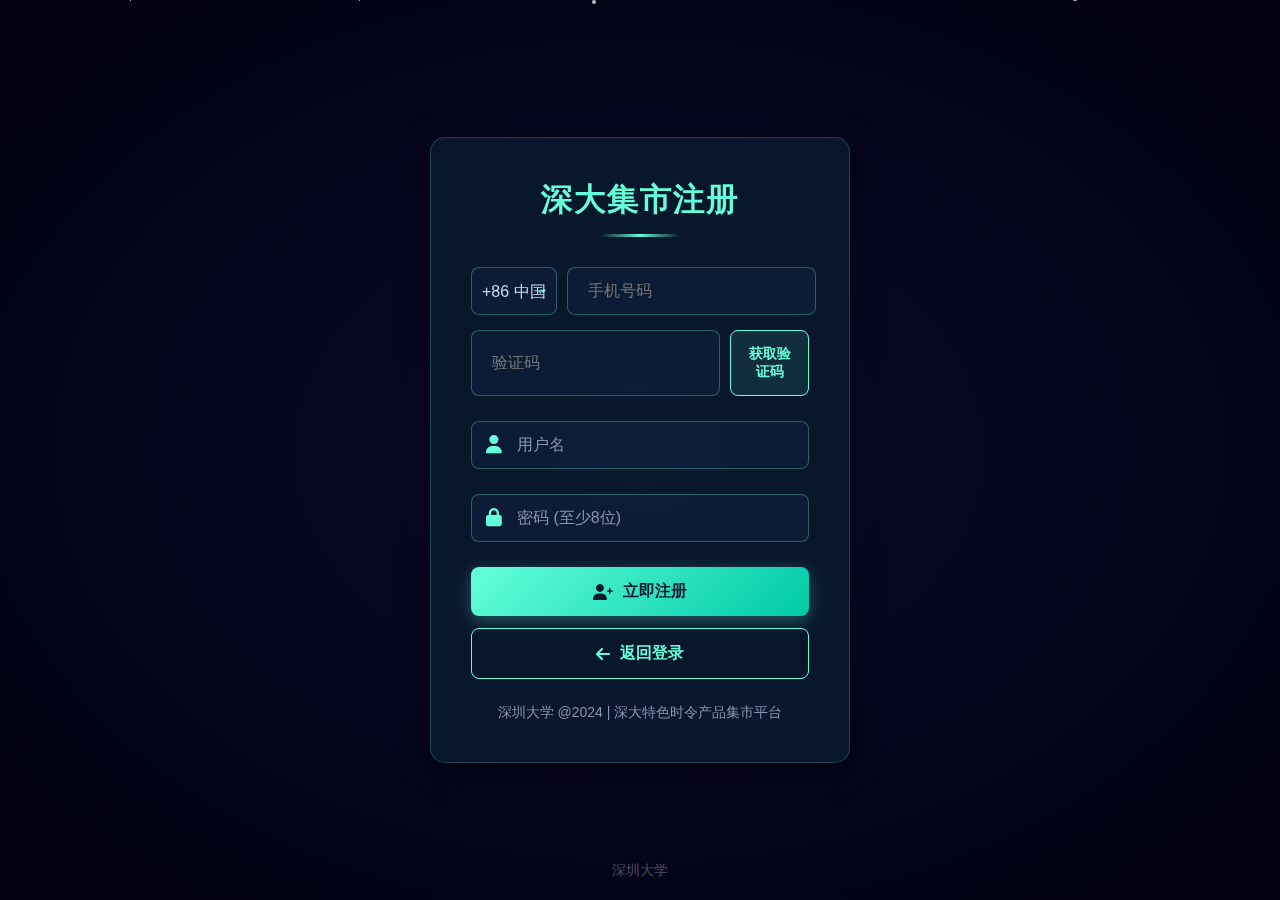
<file: FrontEnd/registerpage.html>
<!DOCTYPE html>
<html lang="zh">

<head>
    <meta charset="UTF-8">
    <meta name="viewport" content="width=device-width, initial-scale=1.0">
    <link href="https://www1.szu.edu.cn/szu.ico" type="image/x-icon" rel="shortcut icon">
    <title>深大特色时令产品集市平台 - 注册</title>
    <link rel="stylesheet" href="https://cdnjs.cloudflare.com/ajax/libs/font-awesome/6.0.0-beta3/css/all.min.css">
    <link rel="stylesheet" href="./css/registerpage.css">
</head>

<body>

    <!-- 动态星空背景 -->
    <div class="stars" id="stars-container"></div>

    <div class="register-container">
        <form id="RegisterForm">
            <h2>深大集市注册</h2>

            <div class="form-group">
                <div class="form-row">
                    <select class="country-select" id="countryCode" name="countryCode" required>
                        <option value="+1">+1 美国</option>
                        <option value="+44">+44 英国</option>
                        <option value="+86" selected>+86 中国</option>
                        <option value="+91">+91 印度</option>
                        <option value="+81">+81 日本</option>
                    </select>
                    <input type="tel" class="phone-input" id="phone" name="phone" placeholder="手机号码" required>
                </div>

                <div class="verification-group">
                    <input type="text" class="verification-input" id="verificationCode" placeholder="验证码" required>
                    <button type="button" class="get-verification-btn" id="getID">获取验证码</button>
                </div>
            </div>

            <div class="form-group">
                <div class="icon-wrapper">
                    <i class="fas fa-user"></i>
                </div>
                <input type="text" class="input-field" id="username" placeholder="用户名" required>
            </div>

            <div class="form-group">
                <div class="icon-wrapper">
                    <i class="fas fa-lock"></i>
                </div>
                <input type="password" class="input-field" id="password" placeholder="密码 (至少8位)" required>
            </div>

            <div class="btn-group">
                <button type="button" class="btn btn-primary" id="registerBtn">
                    <i class="fas fa-user-plus"></i> 立即注册
                </button>
                <button type="button" class="btn btn-secondary" id="backToLoginBtn">
                    <i class="fas fa-arrow-left"></i> 返回登录
                </button>
            </div>
        </form>

        <div class="additional-info">
            <p>深圳大学 @2024 | 深大特色时令产品集市平台</p>
        </div>
    </div>

    <div class="szu-logo">深圳大学</div>

    <script src="./js/registerpage.js"></script>
</body>

</html>
</file>
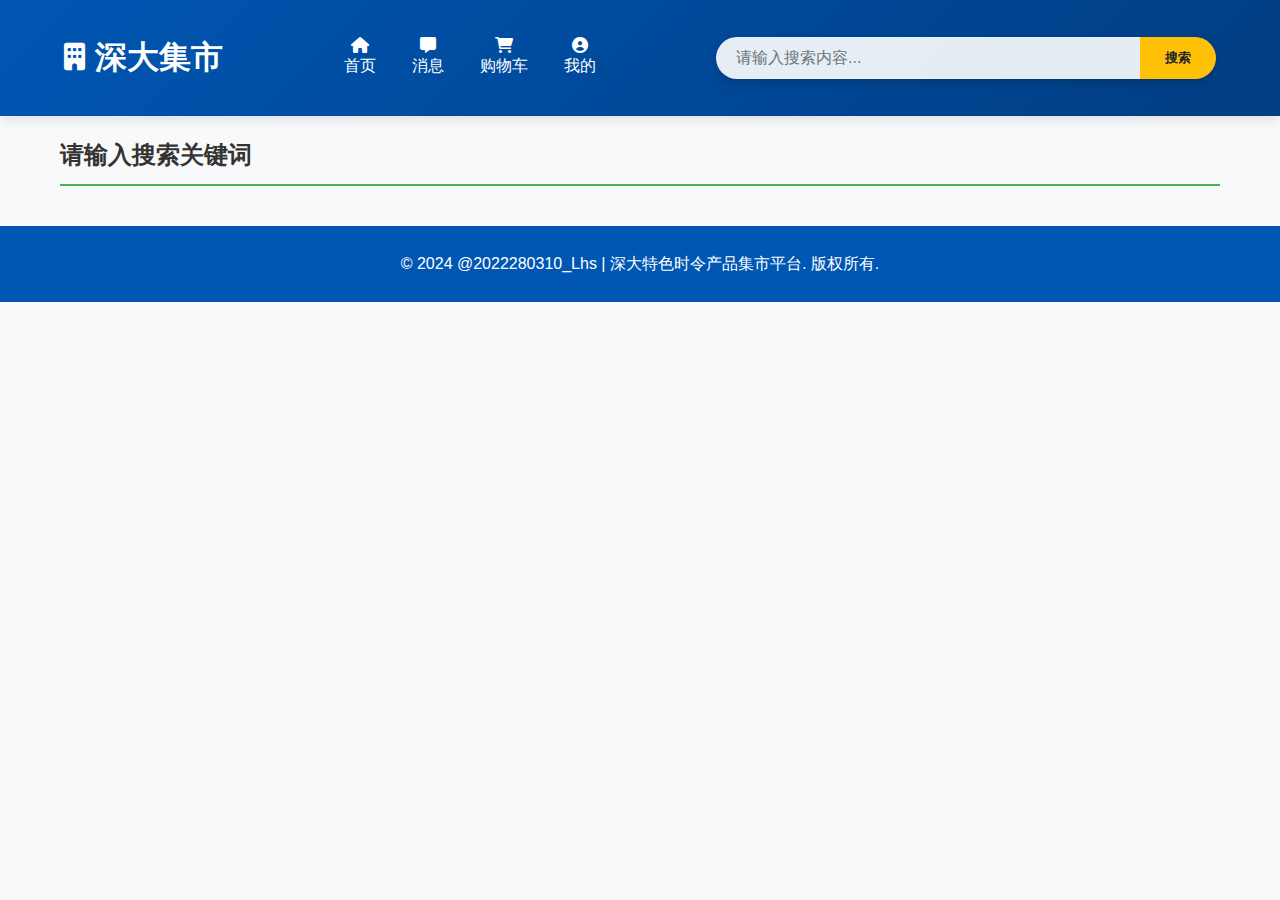
<file: FrontEnd/searchpage.html>
<!DOCTYPE html>
<html lang="zh">

<head>
    <meta charset="UTF-8">
    <meta name="viewport" content="width=device-width, initial-scale=1.0">
    <link href="https://www1.szu.edu.cn/szu.ico" type="image/x-icon" rel="shortcut icon">
    <title>深大特色时令产品集市平台</title>
    <link rel="stylesheet" href="https://cdnjs.cloudflare.com/ajax/libs/font-awesome/6.0.0-beta3/css/all.min.css">
    <link rel="stylesheet" href="./css/searchpage.css">
</head>

<body>
    <header>
        <h1 class="logo">深大集市</h1>
        <div class="container">
            <nav class="app-nav">
                <ul>
                    <li class="nav-item">
                        <a href="./homepage.html">
                            <i class="fas fa-home"></i>
                            <span>首页</span>
                        </a>
                    </li>
                    <li class="nav-item">
                        <a href="#">
                            <i class="fas fa-comment-alt"></i>
                            <span>消息</span>
                        </a>
                    </li>
                    <li class="nav-item">
                        <a href="./cartpage.html">
                            <i class="fas fa-shopping-cart"></i>
                            <span>购物车</span>
                        </a>
                    </li>
                    <li class="nav-item">
                        <a href="./personalpage.html">
                            <i class="fas fa-user-circle"></i>
                            <span>我的</span>
                        </a>
                    </li>
                </ul>
            </nav>
        </div>
        <form action="/search" method="GET" class="search-form">
            <input type="text" name="query" placeholder="请输入搜索内容..." class="search-box">
            <button type="submit" class="search-button">搜索</button>
        </form>
    </header>

    <div class="search-results-container">
        <h2 id="search-title">搜索结果</h2>
        <div class="search-results" id="search-results">
            <!-- 结果将通过JS动态填充 -->

        </div>
    </div>

    <!-- 页脚 -->
    <footer>
        <div class="container">
            <p>&copy; 2024 @2022280310_Lhs | 深大特色时令产品集市平台. 版权所有.</p>
        </div>
    </footer>

    <script src="./js/searchpage.js"></script>
</body>

</html>
</file>
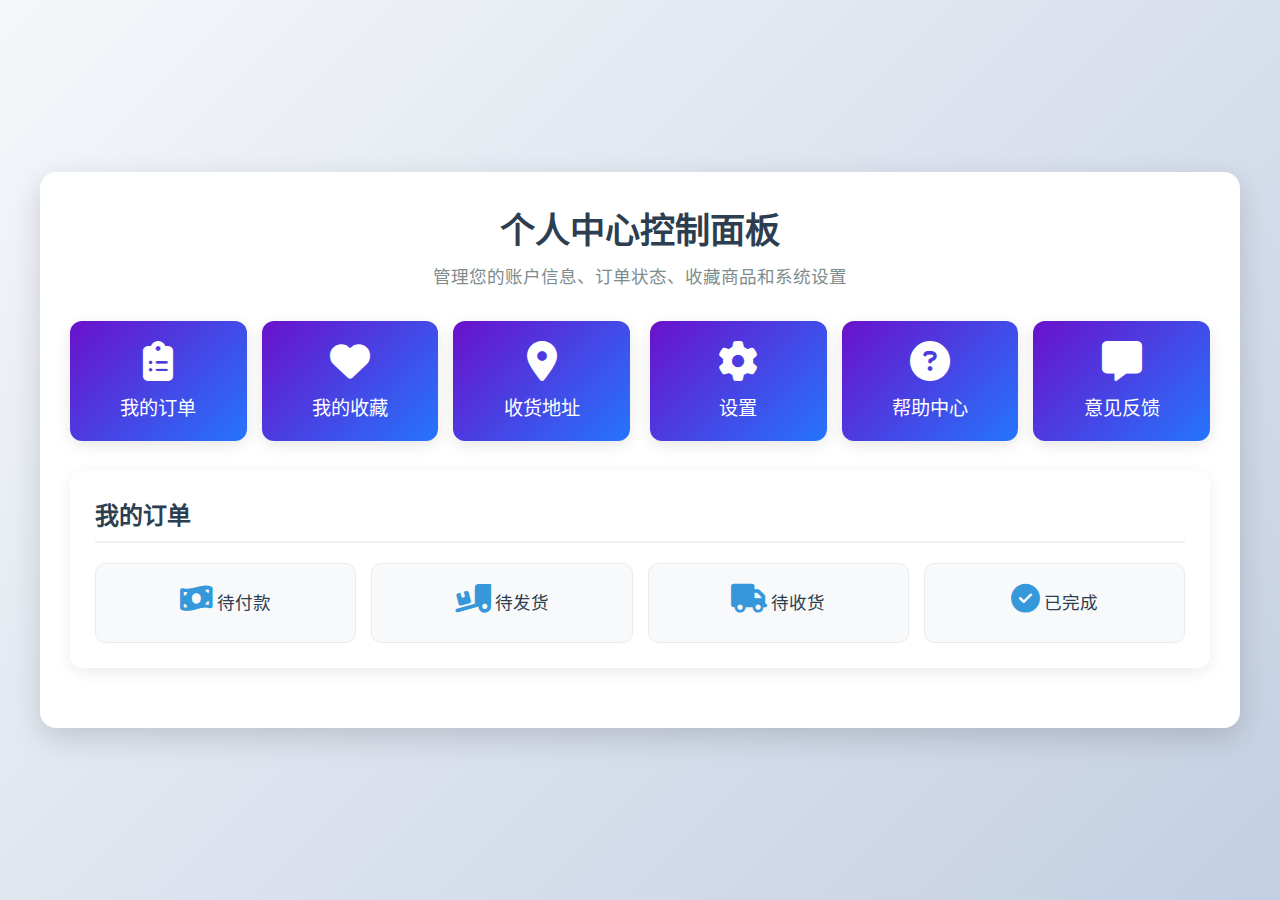
<file: FrontEnd/test.html>
<!DOCTYPE html>
<html lang="zh-CN">

<head>
    <meta charset="UTF-8">
    <meta name="viewport" content="width=device-width, initial-scale=1.0">
    <title>个人中心弹窗优化</title>
    <link rel="stylesheet" href="https://cdnjs.cloudflare.com/ajax/libs/font-awesome/6.4.0/css/all.min.css">
    <style>
        * {
            margin: 0;
            padding: 0;
            box-sizing: border-box;
            font-family: 'Segoe UI', 'Microsoft YaHei', sans-serif;
        }

        body {
            background: linear-gradient(135deg, #f5f7fa 0%, #c3cfe2 100%);
            min-height: 100vh;
            display: flex;
            justify-content: center;
            align-items: center;
            padding: 20px;
            color: #333;
        }

        .container {
            max-width: 1200px;
            width: 100%;
            background: white;
            border-radius: 16px;
            box-shadow: 0 10px 30px rgba(0, 0, 0, 0.15);
            padding: 30px;
            position: relative;
        }

        header {
            text-align: center;
            margin-bottom: 30px;
        }

        header h1 {
            color: #2c3e50;
            margin-bottom: 10px;
            font-size: 2.2rem;
        }

        header p {
            color: #7f8c8d;
            font-size: 1.1rem;
            max-width: 700px;
            margin: 0 auto;
            line-height: 1.6;
        }

        .function-modules {
            display: grid;
            grid-template-columns: repeat(auto-fit, minmax(250px, 1fr));
            gap: 20px;
            margin-bottom: 30px;
        }

        .module-row {
            display: grid;
            grid-template-columns: repeat(3, 1fr);
            gap: 15px;
        }

        .module-item {
            background: linear-gradient(135deg, #6a11cb 0%, #2575fc 100%);
            color: white;
            border-radius: 12px;
            padding: 20px;
            text-align: center;
            cursor: pointer;
            transition: all 0.3s ease;
            box-shadow: 0 4px 15px rgba(0, 0, 0, 0.1);
            display: flex;
            flex-direction: column;
            justify-content: center;
            align-items: center;
            height: 100%;
        }

        .module-item:hover {
            transform: translateY(-5px);
            box-shadow: 0 8px 20px rgba(0, 0, 0, 0.2);
        }

        .module-item i {
            font-size: 2.5rem;
            margin-bottom: 12px;
        }

        .module-item span {
            font-size: 1.2rem;
            font-weight: 500;
        }

        .order-status {
            background: white;
            border-radius: 12px;
            padding: 25px;
            box-shadow: 0 4px 15px rgba(0, 0, 0, 0.08);
            margin-bottom: 30px;
        }

        .order-status h3 {
            color: #2c3e50;
            margin-bottom: 20px;
            font-size: 1.5rem;
            padding-bottom: 10px;
            border-bottom: 2px solid #f0f0f0;
        }

        .status-items {
            display: grid;
            grid-template-columns: repeat(4, 1fr);
            gap: 15px;
        }

        .status-item {
            background: #f8f9fa;
            border-radius: 10px;
            padding: 20px 15px;
            text-align: center;
            cursor: pointer;
            transition: all 0.3s ease;
            border: 1px solid #e9ecef;
        }

        .status-item:hover {
            background: #e9f7fe;
            transform: translateY(-3px);
            box-shadow: 0 4px 12px rgba(0, 0, 0, 0.1);
        }

        .status-item i {
            font-size: 1.8rem;
            color: #3498db;
            margin-bottom: 10px;
        }

        .status-item span {
            font-size: 1.1rem;
            color: #2c3e50;
            font-weight: 500;
        }

        /* 弹窗样式 */
        .modal-overlay {
            position: fixed;
            top: 0;
            left: 0;
            width: 100%;
            height: 100%;
            background: rgba(0, 0, 0, 0.7);
            display: flex;
            justify-content: center;
            align-items: center;
            z-index: 1000;
            opacity: 0;
            visibility: hidden;
            transition: all 0.3s ease;
        }

        .modal-overlay.active {
            opacity: 1;
            visibility: visible;
        }

        .modal-content {
            width: 70%;
            max-height: 80vh;
            background: white;
            border-radius: 16px;
            box-shadow: 0 20px 40px rgba(0, 0, 0, 0.3);
            overflow: hidden;
            transform: scale(0.9);
            transition: transform 0.4s ease;
        }

        .modal-overlay.active .modal-content {
            transform: scale(1);
        }

        .modal-header {
            background: linear-gradient(135deg, #3498db 0%, #2c3e50 100%);
            color: white;
            padding: 20px 25px;
            display: flex;
            align-items: center;
            justify-content: space-between;
            position: relative;
        }

        .modal-header h2 {
            display: flex;
            align-items: center;
            gap: 15px;
            font-size: 1.8rem;
            font-weight: 600;
        }

        .modal-header h2 i {
            font-size: 1.6rem;
            background: rgba(255, 255, 255, 0.2);
            width: 50px;
            height: 50px;
            border-radius: 50%;
            display: flex;
            align-items: center;
            justify-content: center;
        }

        .close-btn {
            width: 40px;
            height: 40px;
            border-radius: 50%;
            background: rgba(255, 255, 255, 0.2);
            display: flex;
            align-items: center;
            justify-content: center;
            cursor: pointer;
            transition: all 0.3s ease;
        }

        .close-btn:hover {
            background: rgba(255, 255, 255, 0.3);
            transform: rotate(90deg);
        }

        .close-btn i {
            font-size: 1.4rem;
        }

        .modal-body {
            padding: 25px;
            overflow-y: auto;
            max-height: calc(80vh - 80px);
        }

        .modal-section {
            margin-bottom: 25px;
        }

        .modal-text {
            margin: 20px 0;
            line-height: 1.7;
            color: #555;
            font-size: 1.1rem;
            background: #f9f9f9;
            padding: 20px;
            border-radius: 12px;
            border-left: 4px solid #3498db;
        }

        .modal-text p {
            margin-bottom: 10px;
        }

        .modal-text p:last-child {
            margin-bottom: 0;
        }

        /* 订单/收藏列表样式 */
        .list-container {
            display: grid;
            gap: 20px;
        }

        .order-item,
        .favorite-item {
            display: flex;
            background: white;
            border-radius: 12px;
            overflow: hidden;
            box-shadow: 0 4px 15px rgba(0, 0, 0, 0.08);
            transition: all 0.3s ease;
            border: 1px solid #eee;
        }

        .order-item:hover,
        .favorite-item:hover {
            transform: translateY(-5px);
            box-shadow: 0 8px 25px rgba(0, 0, 0, 0.12);
        }

        .order-img,
        .favorite-img {
            width: 140px;
            background: #f8f9fa;
            display: flex;
            align-items: center;
            justify-content: center;
            font-size: 3.5rem;
            color: #3498db;
        }

        .order-info,
        .favorite-info {
            flex: 1;
            padding: 20px;
        }

        .order-title,
        .favorite-name {
            font-size: 1.4rem;
            font-weight: 600;
            color: #2c3e50;
            margin-bottom: 12px;
        }

        .order-info div,
        .favorite-info p {
            margin-bottom: 8px;
            font-size: 1.05rem;
            color: #555;
        }

        .favorite-category,
        .favorite-place,
        .favorite-date {
            display: inline-block;
            margin-right: 20px;
            font-size: 1rem;
        }

        .favorite-price {
            font-size: 1.5rem;
            color: #e74c3c;
            font-weight: bold;
            margin: 10px 0;
        }

        .order-status-tag {
            display: inline-block;
            padding: 6px 15px;
            border-radius: 20px;
            font-size: 0.95rem;
            font-weight: 500;
            margin-top: 10px;
        }

        .status-completed {
            background: #e8f7f0;
            color: #27ae60;
        }

        .status-shipping {
            background: #e8f4fc;
            color: #3498db;
        }

        .favorite-footer {
            display: flex;
            gap: 15px;
            margin-top: 15px;
        }

        .favorite-footer button {
            flex: 1;
            padding: 12px;
            border: none;
            border-radius: 8px;
            font-size: 1rem;
            font-weight: 500;
            cursor: pointer;
            transition: all 0.3s ease;
            display: flex;
            align-items: center;
            justify-content: center;
            gap: 8px;
        }

        .remove-from-favorite {
            background: #fef3f2;
            color: #e74c3c;
        }

        .remove-from-favorite:hover {
            background: #fee2e2;
        }

        .add-to-cart {
            background: #e8f4ff;
            color: #3498db;
        }

        .add-to-cart:hover {
            background: #d1e7ff;
        }

        .api-status {
            background: #e8f4fc;
            padding: 15px;
            border-radius: 8px;
            margin: 15px 0;
            font-size: 1rem;
            color: #3498db;
        }

        .loading-spinner {
            text-align: center;
            padding: 30px;
            font-size: 1.2rem;
            color: #7f8c8d;
        }

        .loading-spinner i {
            margin-right: 10px;
            animation: spin 1.5s linear infinite;
        }

        @keyframes spin {
            0% {
                transform: rotate(0deg);
            }

            100% {
                transform: rotate(360deg);
            }
        }

        /* 响应式设计 */
        @media (max-width: 992px) {
            .modal-content {
                width: 85%;
            }

            .module-row,
            .status-items {
                grid-template-columns: repeat(2, 1fr);
            }
        }

        @media (max-width: 768px) {
            .modal-content {
                width: 95%;
                max-height: 90vh;
            }

            .modal-body {
                max-height: calc(90vh - 80px);
            }

            .module-row,
            .status-items {
                grid-template-columns: 1fr;
            }

            .order-item,
            .favorite-item {
                flex-direction: column;
            }

            .order-img,
            .favorite-img {
                width: 100%;
                height: 120px;
            }
        }
    </style>
</head>

<body>
    <div class="container">
        <header>
            <h1>个人中心控制面板</h1>
            <p>管理您的账户信息、订单状态、收藏商品和系统设置</p>
        </header>

        <div class="function-modules">
            <div class="module-row">
                <div class="module-item" data-modal="orders">
                    <i class="fas fa-clipboard-list"></i>
                    <span>我的订单</span>
                </div>
                <div class="module-item" data-modal="favorites">
                    <i class="fas fa-heart"></i>
                    <span>我的收藏</span>
                </div>
                <div class="module-item" data-modal="address">
                    <i class="fas fa-map-marker-alt"></i>
                    <span>收货地址</span>
                </div>
            </div>

            <div class="module-row">
                <div class="module-item" data-modal="settings">
                    <i class="fas fa-cog"></i>
                    <span>设置</span>
                </div>
                <div class="module-item" data-modal="help">
                    <i class="fas fa-question-circle"></i>
                    <span>帮助中心</span>
                </div>
                <div class="module-item" data-modal="feedback">
                    <i class="fas fa-comment-alt"></i>
                    <span>意见反馈</span>
                </div>
            </div>
        </div>

        <div class="order-status">
            <h3>我的订单</h3>
            <div class="status-items">
                <div class="status-item" data-modal="waiting-payment">
                    <i class="fas fa-money-bill-wave"></i>
                    <span>待付款</span>
                </div>
                <div class="status-item" data-modal="waiting-shipment">
                    <i class="fas fa-truck-loading"></i>
                    <span>待发货</span>
                </div>
                <div class="status-item" data-modal="waiting-receive">
                    <i class="fas fa-truck"></i>
                    <span>待收货</span>
                </div>
                <div class="status-item" data-modal="completed">
                    <i class="fas fa-check-circle"></i>
                    <span>已完成</span>
                </div>
            </div>
        </div>
    </div>

    <!-- 弹窗结构 -->
    <div class="modal-overlay" id="modalOverlay">
        <div class="modal-content">
            <div class="modal-header">
                <h2 id="modalTitle"><i class="fas fa-clipboard-list"></i>弹窗标题</h2>
                <div class="close-btn" id="closeModal">
                    <i class="fas fa-times"></i>
                </div>
            </div>
            <div class="modal-body" id="modalBody">
                <!-- 动态内容 -->
            </div>
        </div>
    </div>

    <script>
        // 弹窗内容定义
        const modalContents = {
            orders: {
                title: "我的订单",
                icon: "fa-clipboard-list",
                content: `
                    <div class="modal-text">
                        <p>查看您的所有订单记录，包括已完成和进行中的订单。</p>
                        <p>您可以在这里追踪订单状态、查看订单详情以及申请售后服务。</p>
                    </div>
                    <div class="list-container">
                        <div class="order-item">
                            <div class="order-img">
                                <i class="fas fa-tshirt"></i>
                            </div>
                            <div class="order-info">
                                <div class="order-title">夏季新款T恤</div>
                                <div>下单时间：2023-07-15</div>
                                <div>订单金额：¥129.00</div>
                                <div class="order-status-tag status-completed">已完成</div>
                            </div>
                        </div>
                        <div class="order-item">
                            <div class="order-img">
                                <i class="fas fa-mobile-alt"></i>
                            </div>
                            <div class="order-info">
                                <div class="order-title">智能手机</div>
                                <div>下单时间：2023-07-20</div>
                                <div>订单金额：¥2,899.00</div>
                                <div class="order-status-tag status-shipping">运输中</div>
                            </div>
                        </div>
                        <div class="order-item">
                            <div class="order-img">
                                <i class="fas fa-laptop"></i>
                            </div>
                            <div class="order-info">
                                <div class="order-title">轻薄笔记本电脑</div>
                                <div>下单时间：2023-07-25</div>
                                <div>订单金额：¥5,299.00</div>
                                <div class="order-status-tag status-shipping">运输中</div>
                            </div>
                        </div>
                    </div>
                `
            },
            favorites: {
                title: "我的收藏",
                icon: "fa-heart",
                content: `
                    <div class="modal-text">
                        <p>这里是您收藏的所有商品和店铺。</p>
                        <p>收藏的商品降价或有新活动时，我们会第一时间通知您。</p>
                    </div>
                    <div class="list-container">
                        <div class="favorite-item">
                            <div class="favorite-img">
                                <img src="https://via.placeholder.com/300x200?text=运动鞋" alt="运动鞋">
                            </div>
                            <div class="favorite-info">
                                <h3 class="favorite-name">新款缓震运动鞋</h3>
                                <p class="favorite-category">类别：运动鞋</p>
                                <p class="favorite-description">描述：轻便舒适，适合日常运动</p>
                                <p class="favorite-place">产地：中国</p>
                                <p class="favorite-price">¥359.00</p>
                                <p class="favorite-date">销售期：2023-07-10 至 2023-08-30</p>
                                <div class="favorite-footer">
                                    <button class="remove-from-favorite">
                                        <i class="fas fa-trash"></i> 取消收藏
                                    </button>
                                    <button class="add-to-cart">
                                        <i class="fas fa-shopping-cart"></i> 加入购物车
                                    </button>
                                </div>
                            </div>
                        </div>
                        <div class="favorite-item">
                            <div class="favorite-img">
                                <img src="https://via.placeholder.com/300x200?text=咖啡机" alt="咖啡机">
                            </div>
                            <div class="favorite-info">
                                <h3 class="favorite-name">全自动咖啡机</h3>
                                <p class="favorite-category">类别：家用电器</p>
                                <p class="favorite-description">描述：15Bar压力，一键制作多种咖啡</p>
                                <p class="favorite-place">产地：意大利</p>
                                <p class="favorite-price">¥1,299.00</p>
                                <p class="favorite-date">销售期：长期销售</p>
                                <div class="favorite-footer">
                                    <button class="remove-from-favorite">
                                        <i class="fas fa-trash"></i> 取消收藏
                                    </button>
                                    <button class="add-to-cart">
                                        <i class="fas fa-shopping-cart"></i> 加入购物车
                                    </button>
                                </div>
                            </div>
                        </div>
                    </div>
                `
            },
            address: {
                title: "收货地址",
                icon: "fa-map-marker-alt",
                content: `
                    <div class="modal-text">
                        <p>管理您的收货地址信息，包括家庭地址、公司地址等。</p>
                        <p>您可以添加、修改或删除地址，设置默认收货地址。</p>
                    </div>
                    <div class="list-container">
                        <div class="order-item">
                            <div class="order-img" style="background:#e8f4fc;">
                                <i class="fas fa-home"></i>
                            </div>
                            <div class="order-info">
                                <div class="order-title">家庭地址 (默认)</div>
                                <div>收件人：张先生</div>
                                <div>电话：138****5678</div>
                                <div>地址：北京市朝阳区建国路88号现代城A座1206室</div>
                            </div>
                        </div>
                        <div class="order-item">
                            <div class="order-img" style="background:#f0f7ff;">
                                <i class="fas fa-building"></i>
                            </div>
                            <div class="order-info">
                                <div class="order-title">公司地址</div>
                                <div>收件人：张先生</div>
                                <div>电话：138****5678</div>
                                <div>地址：北京市海淀区中关村大街1号海龙大厦15层</div>
                            </div>
                        </div>
                    </div>
                `
            },
            settings: {
                title: "系统设置",
                icon: "fa-cog",
                content: `
                    <div class="modal-text">
                        <p>个性化设置您的账户偏好。</p>
                        <p>包括通知设置、隐私设置、账号安全等选项。</p>
                    </div>
                    <div class="list-container">
                        <div class="order-item">
                            <div class="order-img" style="background:#f9f3ff;">
                                <i class="fas fa-bell"></i>
                            </div>
                            <div class="order-info">
                                <div class="order-title">通知设置</div>
                                <div>订单状态通知：开启</div>
                                <div>促销活动通知：开启</div>
                                <div>系统消息通知：关闭</div>
                            </div>
                        </div>
                        <div class="order-item">
                            <div class="order-img" style="background:#e6f7ff;">
                                <i class="fas fa-lock"></i>
                            </div>
                            <div class="order-info">
                                <div class="order-title">隐私设置</div>
                                <div>个性化推荐：开启</div>
                                <div>位置信息：仅在使用时允许</div>
                                <div>搜索历史记录：开启</div>
                            </div>
                        </div>
                        <div class="order-item">
                            <div class="order-img" style="background:#fff7e6;">
                                <i class="fas fa-shield-alt"></i>
                            </div>
                            <div class="order-info">
                                <div class="order-title">账号安全</div>
                                <div>登录密码：已设置</div>
                                <div>支付密码：已设置</div>
                                <div>手机验证：138****5678</div>
                            </div>
                        </div>
                    </div>
                `
            },
            help: {
                title: "帮助中心",
                icon: "fa-question-circle",
                content: `
                    <div class="modal-text">
                        <p>常见问题解答和用户指南。</p>
                        <p>如果您在使用过程中遇到任何问题，可以在这里找到解决方案。</p>
                    </div>
                    <div class="list-container">
                        <div class="order-item">
                            <div class="order-img" style="background:#f0f7ff;">
                                <i class="fas fa-shopping-cart"></i>
                            </div>
                            <div class="order-info">
                                <div class="order-title">购物指南</div>
                                <div>如何搜索商品？</div>
                                <div>如何加入购物车？</div>
                                <div>如何查看订单？</div>
                            </div>
                        </div>
                        <div class="order-item">
                            <div class="order-img" style="background:#f9f0ff;">
                                <i class="fas fa-credit-card"></i>
                            </div>
                            <div class="order-info">
                                <div class="order-title">支付问题</div>
                                <div>支持哪些支付方式？</div>
                                <div>支付遇到问题怎么办？</div>
                                <div>如何申请发票？</div>
                            </div>
                        </div>
                        <div class="order-item">
                            <div class="order-img" style="background:#e6fffb;">
                                <i class="fas fa-truck"></i>
                            </div>
                            <div class="order-info">
                                <div class="order-title">配送与售后</div>
                                <div>配送方式及时效</div>
                                <div>如何退换货？</div>
                                <div>如何查看物流信息？</div>
                            </div>
                        </div>
                    </div>
                `
            },
            feedback: {
                title: "意见反馈",
                icon: "fa-comment-alt",
                content: `
                    <div class="modal-text">
                        <p>我们重视您的每一个反馈！</p>
                        <p>请告诉我们您遇到的问题或改进建议，我们会认真阅读并优化产品体验。</p>
                    </div>
                    <div class="order-item" style="max-width:700px;margin:30px auto;">
                        <div class="order-img" style="background:#e6f7ff;width:100px;">
                            <i class="fas fa-edit"></i>
                        </div>
                        <div class="order-info">
                            <div class="order-title">填写反馈意见</div>
                            <div style="margin:20px 0;">
                                <textarea placeholder="请输入您的宝贵意见..." style="width:100%;height:150px;padding:15px;border-radius:8px;border:1px solid #ddd;font-size:1rem;"></textarea>
                            </div>
                            <button style="padding:12px 30px;background:#3498db;color:white;border:none;border-radius:8px;cursor:pointer;font-size:1.1rem;">
                                提交反馈
                            </button>
                        </div>
                    </div>
                `
            },
            "waiting-payment": {
                title: "待付款订单",
                icon: "fa-money-bill-wave",
                content: `
                    <div class="modal-text">
                        <p>您有1个待付款订单，请在24小时内完成支付。</p>
                        <p>超时未支付，订单将自动取消。</p>
                    </div>
                    <div class="list-container">
                        <div class="order-item">
                            <div class="order-img">
                                <i class="fas fa-headphones"></i>
                            </div>
                            <div class="order-info">
                                <div class="order-title">无线蓝牙耳机</div>
                                <div>下单时间：2023-07-28 14:30</div>
                                <div>订单金额：¥399.00</div>
                                <div>剩余支付时间：<span style="color:#e74c3c;">23小时15分钟</span></div>
                            </div>
                        </div>
                    </div>
                `
            },
            "waiting-shipment": {
                title: "待发货订单",
                icon: "fa-truck-loading",
                content: `
                    <div class="modal-text">
                        <p>您有2个待发货订单，商家正在准备商品。</p>
                        <p>发货后您将收到通知。</p>
                    </div>
                    <div class="list-container">
                        <div class="order-item">
                            <div class="order-img">
                                <i class="fas fa-book"></i>
                            </div>
                            <div class="order-info">
                                <div class="order-title">JavaScript高级程序设计</div>
                                <div>下单时间：2023-07-25</div>
                                <div>订单金额：¥129.00</div>
                                <div>预计发货时间：2023-07-30</div>
                            </div>
                        </div>
                        <div class="order-item">
                            <div class="order-img">
                                <i class="fas fa-tshirt"></i>
                            </div>
                            <div class="order-info">
                                <div class="order-title">纯棉短袖T恤</div>
                                <div>下单时间：2023-07-26</div>
                                <div>订单金额：¥89.00</div>
                                <div>预计发货时间：2023-07-29</div>
                            </div>
                        </div>
                    </div>
                `
            },
            "waiting-receive": {
                title: "待收货订单",
                icon: "fa-truck",
                content: `
                    <div class="modal-text">
                        <p>您有1个待收货订单，正在运输途中。</p>
                        <p>预计2天内送达，请保持手机畅通。</p>
                    </div>
                    <div class="list-container">
                        <div class="order-item">
                            <div class="order-img">
                                <i class="fas fa-laptop"></i>
                            </div>
                            <div class="order-info">
                                <div class="order-title">轻薄笔记本电脑</div>
                                <div>下单时间：2023-07-20</div>
                                <div>订单金额：¥5,299.00</div>
                                <div>物流公司：顺丰速运</div>
                                <div>运单号码：SF1234567890</div>
                                <div>最新状态：运输中，已到达北京转运中心</div>
                            </div>
                        </div>
                    </div>
                `
            },
            completed: {
                title: "已完成订单",
                icon: "fa-check-circle",
                content: `
                    <div class="modal-text">
                        <p>您已完成36个订单。</p>
                        <p>可以对已完成订单进行评价，分享购物体验。</p>
                    </div>
                    <div class="list-container">
                        <div class="order-item">
                            <div class="order-img">
                                <i class="fas fa-mobile-alt"></i>
                            </div>
                            <div class="order-info">
                                <div class="order-title">智能手机</div>
                                <div>下单时间：2023-07-15</div>
                                <div>订单金额：¥2,899.00</div>
                                <div>完成时间：2023-07-20</div>
                                <div style="margin-top:10px;">
                                    <button style="padding:8px 20px;background:#f1f8ff;color:#3498db;border:1px solid #3498db;border-radius:6px;cursor:pointer;">
                                        查看评价
                                    </button>
                                </div>
                            </div>
                        </div>
                        <div class="order-item">
                            <div class="order-img">
                                <i class="fas fa-camera"></i>
                            </div>
                            <div class="order-info">
                                <div class="order-title">数码相机</div>
                                <div>下单时间：2023-07-10</div>
                                <div>订单金额：¥3,599.00</div>
                                <div>完成时间：2023-07-15</div>
                                <div style="margin-top:10px;">
                                    <button style="padding:8px 20px;background:#f1f8ff;color:#3498db;border:1px solid #3498db;border-radius:6px;cursor:pointer;">
                                        查看评价
                                    </button>
                                </div>
                            </div>
                        </div>
                    </div>
                `
            }
        };

        // DOM 元素
        const modalOverlay = document.getElementById('modalOverlay');
        const modalTitle = document.getElementById('modalTitle');
        const modalBody = document.getElementById('modalBody');
        const closeModal = document.getElementById('closeModal');

        // 模块点击事件
        document.querySelectorAll('.module-item, .status-item').forEach(item => {
            item.addEventListener('click', function () {
                const moduleName = this.getAttribute('data-modal');
                openModal(moduleName);
            });
        });

        // 关闭弹窗事件
        closeModal.addEventListener('click', closeModalHandler);

        // 点击弹窗外部关闭
        modalOverlay.addEventListener('click', function (e) {
            if (e.target === modalOverlay) {
                closeModalHandler();
            }
        });

        // 打开弹窗函数
        function openModal(moduleName) {
            if (!modalContents[moduleName]) return;

            // 更新标题和图标
            const titleContent =
                `<i class="fas ${modalContents[moduleName].icon}"></i>${modalContents[moduleName].title}`;
            modalTitle.innerHTML = titleContent;

            // 设置内容
            modalBody.innerHTML = modalContents[moduleName].content;

            // 显示弹窗
            modalOverlay.classList.add('active');

            // 阻止背景滚动
            document.body.style.overflow = 'hidden';
        }

        // 关闭弹窗处理
        function closeModalHandler() {
            modalOverlay.classList.remove('active');
            document.body.style.overflow = 'auto';
        }

        // 按ESC键关闭弹窗
        document.addEventListener('keydown', function (e) {
            if (e.key === 'Escape' && modalOverlay.classList.contains('active')) {
                closeModalHandler();
            }
        });

        // 为示例按钮添加事件
        document.addEventListener('click', function (e) {
            if (e.target.classList.contains('remove-from-favorite')) {
                e.preventDefault();
                alert('取消收藏操作');
            }

            if (e.target.classList.contains('add-to-cart')) {
                e.preventDefault();
                alert('加入购物车操作');
            }
        });
    </script>
</body>

</html>
</file>
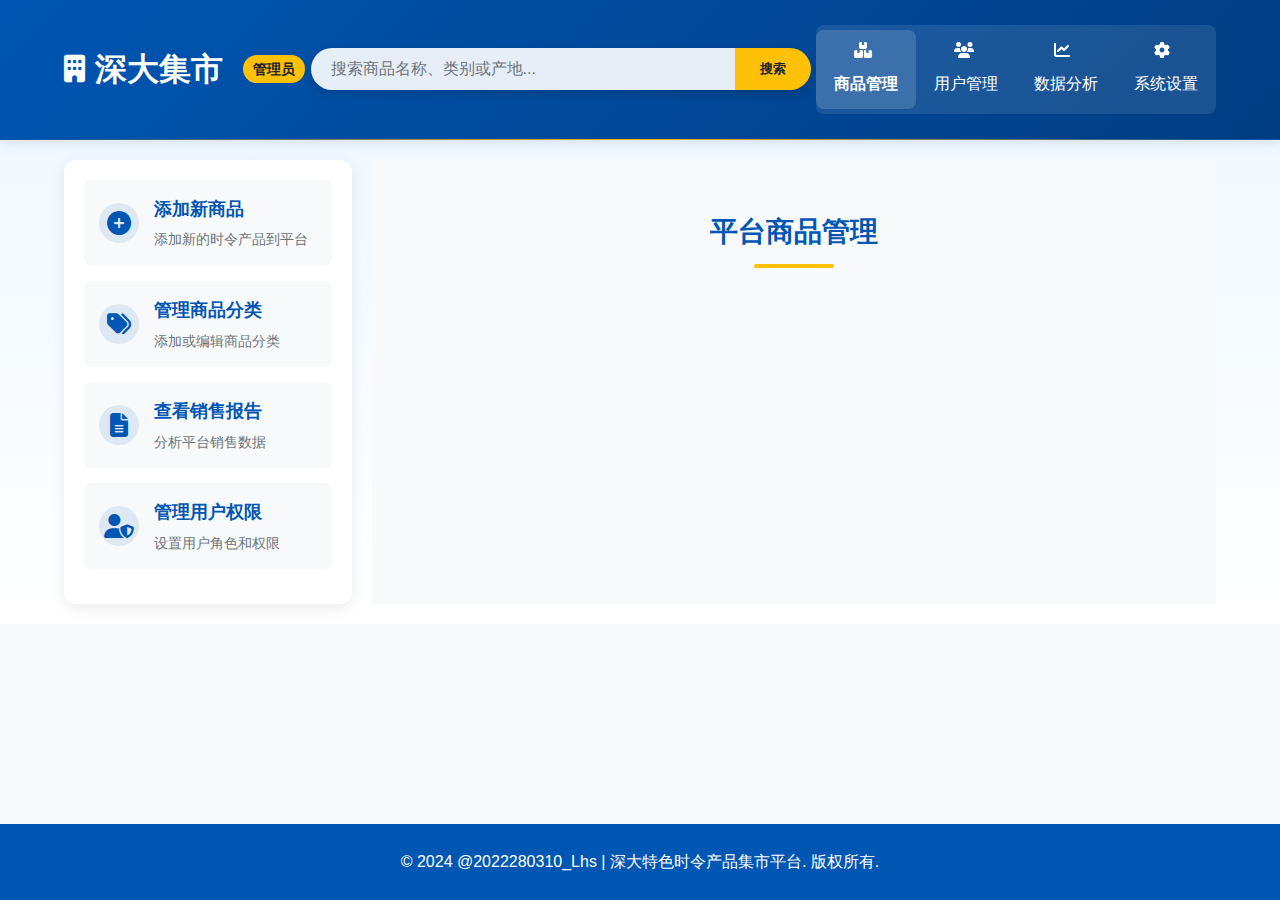
<file: Improve/administratorpage.html>
<!DOCTYPE html>
<html lang="zh">

<head>
    <meta charset="UTF-8">
    <meta name="viewport" content="width=device-width, initial-scale=1.0">
    <link href="https://www1.szu.edu.cn/szu.ico" type="image/x-icon" rel="shortcut icon">
    <title>深大特色时令产品集市平台 - 管理员</title>
    <link rel="stylesheet" href="https://cdnjs.cloudflare.com/ajax/libs/font-awesome/6.4.0/css/all.min.css">
    <link rel="stylesheet" href="./css/administratorpage.css">
</head>

<body>
    <header class="admin-header">
        <div class="logo">深大集市 <span class="admin-badge">管理员</span></div>
        <form action="/search" method="GET" class="search-form">
            <input type="text" name="query" placeholder="搜索商品名称、类别或产地..." class="search-box">
            <button type="submit" class="search-button">搜索</button>
        </form>

        <!-- 管理员导航栏 -->
        <nav class="admin-nav">
            <ul>
                <li>
                    <a href="#" class="active">
                        <i class="fas fa-boxes icon"></i>
                        <span>商品管理</span>
                    </a>
                </li>
                <li>
                    <a href="#">
                        <i class="fas fa-users icon"></i>
                        <span>用户管理</span>
                    </a>
                </li>
                <li>
                    <a href="#">
                        <i class="fas fa-chart-line icon"></i>
                        <span>数据分析</span>
                    </a>
                </li>
                <li>
                    <a href="#">
                        <i class="fas fa-cog icon"></i>
                        <span>系统设置</span>
                    </a>
                </li>
            </ul>
        </nav>
    </header>

    <hr>

    <!-- 管理员面板 -->
    <div class="admin-panel">
        <div class="admin-actions">
            <div class="admin-action">
                <i class="fas fa-plus-circle"></i>
                <div>
                    <h3>添加新商品</h3>
                    <p>添加新的时令产品到平台</p>
                </div>
            </div>

            <div class="admin-action">
                <i class="fas fa-tags"></i>
                <div>
                    <h3>管理商品分类</h3>
                    <p>添加或编辑商品分类</p>
                </div>
            </div>

            <div class="admin-action">
                <i class="fas fa-file-alt"></i>
                <div>
                    <h3>查看销售报告</h3>
                    <p>分析平台销售数据</p>
                </div>
            </div>

            <div class="admin-action">
                <i class="fas fa-user-shield"></i>
                <div>
                    <h3>管理用户权限</h3>
                    <p>设置用户角色和权限</p>
                </div>
            </div>
        </div>

        <!-- 商品展示区 -->
        <section class="admin-product-section">
            <h2 class="section-title">平台商品管理</h2>
            <div class="container">
                <div class="product-list">
                    <!-- 商品卡片将通过JS动态生成 -->

                </div>
            </div>
        </section>
    </div>

    <!-- 页脚 -->
    <footer>
        <div class="container">
            <p>&copy; 2024 @2022280310_Lhs | 深大特色时令产品集市平台. 版权所有.</p>
        </div>
    </footer>

    <!-- 通知 -->
    <div class="notification">
        <i class="fas fa-check-circle"></i>
        <span>商品已成功下架！</span>
    </div>
    <script src="./js/administratorpage.js"></script>
</body>

</html>
</file>
<file: FrontEnd/css/homepage.css>
/* 基础样式重置 */
* {
    margin: 0;
    padding: 0;
    box-sizing: border-box;
    font-family: 'Segoe UI', 'Microsoft YaHei', sans-serif;
}

body {
    background-color: #f8f9fa;
    color: #333;
    line-height: 1.6;
}

/* 头部样式 */
header {
    background: linear-gradient(135deg, #0056b3 0%, #003d82 100%);
    padding: 15px 5%;
    display: flex;
    flex-wrap: wrap;
    align-items: center;
    justify-content: space-between;
    box-shadow: 0 4px 12px rgba(0, 0, 0, 0.1);
    position: sticky;
    top: 0;
    z-index: 1000;
}

.logo {
    color: white;
    font-weight: 700;
    font-size: 32px;
    display: flex;
    align-items: center;
    gap: 10px;
}

.logo:before {
    content: "\f1ad";
    font-family: "Font Awesome 6 Free";
    font-weight: 900;
    font-size: 28px;
}

/* 导航栏样式 */
nav ul {
    display: flex;
    justify-content: space-evenly;
    padding: 0;
    margin: 10px 0;
    list-style: none;
    width: 100%;
}

nav ul li {
    display: flex;
    align-items: center;
    justify-content: center;
}

nav ul li a {
    display: flex;
    flex-direction: column;
    align-items: center;
    text-decoration: none;
    color: white;
    font-size: 16px;
    padding: 12px 18px;
    transition: all 0.3s ease;
    border-radius: 8px;
}

.nav-item a:hover {
    background: rgba(255, 255, 255, 0.2);
    transform: translateY(-3px);
}

.nav-item a.active {
    background: rgba(255, 255, 255, 0.15);
    font-weight: 600;
}

.icon {
    width: 24px;
    height: 24px;
    margin-bottom: 5px;
    filter: brightness(0) invert(1);
    transition: all 0.3s ease;
}

.nav-item a:hover .icon {
    transform: scale(1.1);
}

/* 搜索区域样式 */
.search-form {
    display: flex;
    max-width: 500px;
    width: 100%;
    margin: 10px 0;
    border-radius: 30px;
    overflow: hidden;
    box-shadow: 0 4px 10px rgba(0, 0, 0, 0.15);
}

.search-box {
    flex: 1;
    padding: 12px 20px;
    border: none;
    font-size: 16px;
    background: rgba(255, 255, 255, 0.9);
    transition: all 0.3s ease;
}

.search-box:focus {
    outline: none;
    background: white;
    box-shadow: 0 0 0 2px rgba(0, 123, 255, 0.25);
}

.search-box::placeholder {
    color: #6c757d;
}

.search-button {
    padding: 12px 25px;
    background: #ffc107;
    color: #212529;
    border: none;
    font-weight: 600;
    cursor: pointer;
    transition: all 0.3s ease;
}

.search-button:hover {
    background: #e0a800;
}

/* 分隔线 */
hr {
    height: 1px;
    background: linear-gradient(to right, #0056b3, #ffc107, #0056b3);
    border: none;
    margin: 0;
}

/* 分类区域 */
.content {
    display: flex;
    padding: 30px 5%;
    background: linear-gradient(to bottom, #f0f8ff, #ffffff);
}

/* 左侧部分 */
.divleft {
    width: 25%;
    display: flex;
    flex-direction: column;
    gap: 25px;
    padding: 15px;
    background: white;
    border-radius: 12px;
    box-shadow: 0 4px 15px rgba(0, 0, 0, 0.08);
}

.left-link {
    display: flex;
    align-items: center;
    text-decoration: none;
    color: #0056b3;
    padding: 12px 15px;
    border-radius: 8px;
    transition: all 0.3s ease;
    background: #f8f9fa;
}

.left-link:hover {
    background: #e9f7ff;
    transform: translateX(5px);
    box-shadow: 0 4px 10px rgba(0, 123, 255, 0.15);
}

.left-img {
    width: 40px;
    height: 40px;
    margin-right: 15px;
    transition: transform 0.3s ease;
}

.left-link:hover .left-img {
    transform: scale(1.1);
}

.description {
    font-size: 18px;
    font-weight: 600;
}

/* 右侧部分 */
.divright {
    width: 75%;
    display: grid;
    grid-template-columns: repeat(4, 1fr);
    gap: 15px;
    padding: 0 20px;
}

.right-button {
    background: linear-gradient(135deg, #ffc107 0%, #ff9800 100%);
    color: white;
    padding: 20px 10px;
    border: none;
    border-radius: 10px;
    cursor: pointer;
    text-align: center;
    transition: all 0.3s ease;
    box-shadow: 0 4px 8px rgba(0, 0, 0, 0.1);
    display: flex;
    flex-direction: column;
    justify-content: center;
    align-items: center;
}

.right-button:hover {
    transform: translateY(-5px);
    box-shadow: 0 8px 15px rgba(0, 0, 0, 0.15);
    background: linear-gradient(135deg, #ffb300 0%, #f57c00 100%);
}

.button-description {
    font-size: 16px;
    font-weight: bold;
    margin-top: 8px;
}

/* 分隔线 */
hr {
    height: 1px;
    background: linear-gradient(to right, #0056b3, #ffc107, #0056b3);
    border: none;
    margin: 0;
}

/* 商品展示区 */
.product-section {
    padding: 30px 5%;
    background: #f8f9fa;
}

.section-title {
    text-align: center;
    margin: 20px 0 40px;
    color: #0056b3;
    position: relative;
    font-size: 28px;
}

.section-title:after {
    content: "";
    display: block;
    width: 80px;
    height: 4px;
    background: #ffc107;
    margin: 10px auto;
    border-radius: 2px;
}

.container {
    max-width: 1400px;
    margin: 0 auto;
}

.product-list {
    display: grid;
    grid-template-columns: repeat(auto-fill, minmax(280px, 1fr));
    gap: 30px;
}

.product-item {
    background: white;
    border-radius: 12px;
    overflow: hidden;
    box-shadow: 0 6px 15px rgba(0, 0, 0, 0.08);
    transition: all 0.3s ease;
    position: relative;
    display: flex;
    flex-direction: column;
}

.product-item:hover {
    transform: translateY(-8px);
    box-shadow: 0 12px 25px rgba(0, 0, 0, 0.15);
}

.product-item img {
    width: 100%;
    height: 200px;
    object-fit: cover;
    border-bottom: 3px solid #ffc107;
}

.product-info {
    padding: 20px;
    flex: 1;
    display: flex;
    flex-direction: column;
}

.name {
    font-size: 20px;
    font-weight: 600;
    margin-bottom: 8px;
    color: #0056b3;
}

.category,
.description,
.place,
.date {
    color: #6c757d;
    font-size: 14px;
    margin-bottom: 8px;
    line-height: 1.5;
}

.price {
    font-weight: 700;
    font-size: 20px;
    color: #e74c3c;
    margin: 10px 0;
}

.product-footer {
    display: flex;
    justify-content: space-between;
    align-items: center;
    margin-top: auto;
    padding-top: 15px;
    border-top: 1px solid #eee;
}

.star-icon {
    font-size: 22px;
    color: #ccc;
    cursor: pointer;
    transition: all 0.2s;
}

.star-icon.filled {
    color: #ffc107;
}

.add-to-cart {
    background: #28a745;
    color: white;
    border: none;
    padding: 10px 20px;
    border-radius: 6px;
    font-weight: 500;
    cursor: pointer;
    transition: all 0.3s ease;
}

.add-to-cart:hover {
    background: #218838;
    transform: scale(1.05);
}

/* 通知样式 */
.notification {
    position: fixed;
    top: 20px;
    right: 20px;
    background: #28a745;
    color: white;
    padding: 15px 25px;
    border-radius: 8px;
    box-shadow: 0 4px 15px rgba(0, 0, 0, 0.2);
    font-size: 16px;
    z-index: 10000;
    opacity: 0;
    transform: translateX(100%);
    transition: all 0.3s ease;
}

.notification.show {
    opacity: 1;
    transform: translateX(0);
}

/* 页脚样式 */
footer {
    background: #0056b3;
    color: white;
    padding: 25px 0;
    text-align: center;
}

footer .container {
    max-width: 1200px;
    margin: 0 auto;
    padding: 0 20px;
}

footer p {
    font-size: 16px;
}

/* 响应式调整 */
@media (max-width: 992px) {
    .divright {
        grid-template-columns: repeat(3, 1fr);
    }
}

@media (max-width: 768px) {
    header {
        flex-direction: column;
        gap: 15px;
        padding: 15px;
    }

    .search-form {
        width: 100%;
    }

    .content {
        flex-direction: column;
        gap: 20px;
    }

    .divleft,
    .divright {
        width: 100%;
    }

    .divleft {
        flex-direction: row;
        flex-wrap: wrap;
        justify-content: center;
    }

    .divright {
        grid-template-columns: repeat(2, 1fr);
    }

    nav ul {
        flex-wrap: wrap;
    }
}

@media (max-width: 480px) {
    .logo {
        font-size: 26px;
    }

    .divright {
        grid-template-columns: 1fr;
    }

    .product-list {
        grid-template-columns: 1fr;
    }

    nav ul li a {
        padding: 10px;
        font-size: 14px;
    }
}
</file>
<file: FrontEnd/css/loginpage.css>
* {
    margin: 0;
    padding: 0;
    box-sizing: border-box;
    font-family: 'Segoe UI', 'Microsoft YaHei', sans-serif;
}

body {
    background-color: #0a0a1a;
    color: white;
    margin: 0;
    padding: 0;
    overflow: hidden;
    height: 100vh;
    display: flex;
    justify-content: center;
    align-items: center;
    position: relative;
}

/* 动态星空背景 - 优化 */
.stars {
    position: absolute;
    top: 0;
    left: 0;
    width: 100%;
    height: 100%;
    pointer-events: none;
    overflow: hidden;
    background: radial-gradient(ellipse at center, #0a0a2a 0%, #000010 100%);
}

.star {
    position: absolute;
    border-radius: 50%;
    background-color: rgba(255, 255, 255, 0.9);
    opacity: 0.8;
    animation: twinkle 1.5s infinite ease-in-out, fall 5s infinite linear;
}

@keyframes twinkle {

    0%,
    100% {
        opacity: 0.4;
    }

    50% {
        opacity: 1;
    }
}

@keyframes fall {
    0% {
        transform: translateY(0);
    }

    100% {
        transform: translateY(100vh);
    }
}

/* 生成星星 */
.star {
    width: var(--size);
    height: var(--size);
    top: var(--top);
    left: var(--left);
    animation-duration: var(--duration);
}

/* 角色选择器 - 优化 */
.role-selector {
    position: absolute;
    top: 30px;
    right: 30px;
    background: rgba(10, 25, 47, 0.8);
    border: 1px solid rgba(100, 255, 218, 0.3);
    border-radius: 8px;
    padding: 12px 15px;
    font-size: 16px;
    cursor: pointer;
    z-index: 100;
    box-shadow: 0 4px 15px rgba(0, 0, 0, 0.3);
    backdrop-filter: blur(5px);
}

.role-selector label {
    color: #64ffda;
    margin-right: 10px;
    font-weight: 500;
}

.role-selector select {
    background: transparent;
    border: none;
    color: #ccd6f6;
    font-size: 16px;
    padding: 5px;
    outline: none;
    cursor: pointer;
}

.role-selector select option {
    background: rgba(10, 25, 47, 0.9);
    color: #ccd6f6;
}

/* 登录容器 - 全面优化 */
.login-container {
    background: rgba(10, 25, 47, 0.85);
    padding: 40px;
    border-radius: 15px;
    box-shadow: 0 8px 32px rgba(0, 0, 0, 0.4);
    width: 380px;
    max-width: 90%;
    text-align: center;
    z-index: 10;
    border: 1px solid rgba(100, 255, 218, 0.2);
    backdrop-filter: blur(10px);
    transition: transform 0.3s ease, box-shadow 0.3s ease;
}

.login-container:hover {
    box-shadow: 0 12px 40px rgba(0, 0, 0, 0.5);
}

.login-container h2 {
    margin-bottom: 30px;
    color: #64ffda;
    font-size: 32px;
    font-weight: 700;
    letter-spacing: 1px;
    position: relative;
    padding-bottom: 15px;
}

.login-container h2:after {
    content: '';
    position: absolute;
    bottom: 0;
    left: 50%;
    transform: translateX(-50%);
    width: 80px;
    height: 3px;
    background: linear-gradient(90deg, transparent, #64ffda, transparent);
}

.form-group {
    margin-bottom: 25px;
    position: relative;
}

.input-field {
    width: 100%;
    padding: 14px 20px 14px 45px;
    margin: 8px 0;
    border: 1px solid rgba(100, 255, 218, 0.3);
    border-radius: 8px;
    background: rgba(17, 34, 64, 0.5);
    color: #ccd6f6;
    font-size: 16px;
    transition: all 0.3s ease;
    outline: none;
}

.input-field:focus {
    border-color: #64ffda;
    box-shadow: 0 0 0 3px rgba(100, 255, 218, 0.2);
}

.input-field::placeholder {
    color: #8892b0;
}

.icon-wrapper {
    position: absolute;
    left: 15px;
    top: 50%;
    transform: translateY(-50%);
    color: #64ffda;
    font-size: 18px;
}

.btn-group {
    display: flex;
    flex-direction: column;
    gap: 12px;
    margin-top: 20px;
}

.btn {
    padding: 14px;
    border-radius: 8px;
    border: none;
    font-size: 16px;
    font-weight: 600;
    cursor: pointer;
    transition: all 0.3s ease;
    display: flex;
    justify-content: center;
    align-items: center;
    gap: 10px;
}

.btn-login {
    background: linear-gradient(135deg, #64ffda, #00c9a7);
    color: #0a192f;
    box-shadow: 0 4px 15px rgba(100, 255, 218, 0.3);
}

.btn-login:hover {
    background: linear-gradient(135deg, #00c9a7, #64ffda);
    transform: translateY(-3px);
    box-shadow: 0 6px 20px rgba(100, 255, 218, 0.4);
}

.btn-register {
    background: transparent;
    color: #64ffda;
    border: 1px solid #64ffda;
}

.btn-register:hover {
    background: rgba(100, 255, 218, 0.1);
    transform: translateY(-3px);
}

.error {
    color: #ff6b6b;
    font-size: 14px;
    text-align: center;
    margin-top: 10px;
    display: none;
    font-weight: 500;
}

.additional-info {
    margin-top: 25px;
    color: #8892b0;
    font-size: 14px;
}

.additional-info a {
    color: #64ffda;
    text-decoration: none;
    transition: all 0.3s;
}

.additional-info a:hover {
    text-decoration: underline;
}

.szu-logo {
    position: absolute;
    bottom: 20px;
    left: 50%;
    transform: translateX(-50%);
    color: rgba(255, 255, 255, 0.3);
    font-size: 14px;
    z-index: 5;
}

/* 响应式设计 */
@media (max-width: 480px) {
    .login-container {
        padding: 30px 20px;
    }

    .role-selector {
        top: 15px;
        right: 15px;
        padding: 8px 12px;
    }
}
</file>
<file: FrontEnd/css/myfavoritepage.css>
/* 基础样式重置 */
* {
    margin: 0;
    padding: 0;
    box-sizing: border-box;
    font-family: 'Segoe UI', 'Microsoft YaHei', sans-serif;
}

body {
    background-color: #f8f9fa;
    color: #333;
    line-height: 1.6;
}

/* 头部样式 */
header {
    background: linear-gradient(135deg, #0056b3 0%, #003d82 100%);
    padding: 15px 5%;
    display: flex;
    flex-wrap: wrap;
    align-items: center;
    justify-content: space-between;
    box-shadow: 0 4px 12px rgba(0, 0, 0, 0.1);
    position: sticky;
    top: 0;
    z-index: 1000;
}

.logo {
    color: white;
    font-weight: 700;
    font-size: 32px;
    display: flex;
    align-items: center;
    gap: 10px;
}

.logo:before {
    font-family: "Font Awesome 6 Free";
    font-weight: 900;
    font-size: 28px;
}

/* 导航栏样式 */
nav ul {
    display: flex;
    justify-content: space-evenly;
    padding: 0;
    margin: 10px 0;
    list-style: none;
    width: 100%;
}

nav ul li {
    display: flex;
    align-items: center;
    justify-content: center;
}

nav ul li a {
    display: flex;
    flex-direction: column;
    align-items: center;
    text-decoration: none;
    color: white;
    font-size: 16px;
    padding: 12px 18px;
    transition: all 0.3s ease;
    border-radius: 8px;
}

.nav-item a:hover {
    background: rgba(255, 255, 255, 0.2);
    transform: translateY(-3px);
}

.nav-item a.active {
    background: rgba(255, 255, 255, 0.15);
    font-weight: 600;
}

.icon {
    width: 24px;
    height: 24px;
    margin-bottom: 5px;
    filter: brightness(0) invert(1);
    transition: all 0.3s ease;
}

.nav-item a:hover .icon {
    transform: scale(1.1);
}

/* 搜索区域样式 */
.search-form {
    display: flex;
    max-width: 500px;
    width: 100%;
    margin: 10px 0;
    border-radius: 30px;
    overflow: hidden;
    box-shadow: 0 4px 10px rgba(0, 0, 0, 0.15);
}

.search-box {
    flex: 1;
    padding: 12px 20px;
    border: none;
    font-size: 16px;
    background: rgba(255, 255, 255, 0.9);
    transition: all 0.3s ease;
}

.search-box:focus {
    outline: none;
    background: white;
    box-shadow: 0 0 0 2px rgba(0, 123, 255, 0.25);
}

.search-box::placeholder {
    color: #6c757d;
}

.search-button {
    padding: 12px 25px;
    background: #ffc107;
    color: #212529;
    border: none;
    font-weight: 600;
    cursor: pointer;
    transition: all 0.3s ease;
}

.search-button:hover {
    background: #e0a800;
}

/* 分隔线 */
hr {
    height: 1px;
    background: linear-gradient(to right, #0056b3, #ffc107, #0056b3);
    border: none;
    margin: 0;
}

/* 分类区域 */
.content {
    display: flex;
    padding: 30px 5%;
    background: linear-gradient(to bottom, #f0f8ff, #ffffff);
}

/* 左侧部分 */
.divleft {
    width: 25%;
    display: flex;
    flex-direction: column;
    gap: 25px;
    padding: 15px;
    background: white;
    border-radius: 12px;
    box-shadow: 0 4px 15px rgba(0, 0, 0, 0.08);
}

.left-link {
    display: flex;
    align-items: center;
    text-decoration: none;
    color: #0056b3;
    padding: 12px 15px;
    border-radius: 8px;
    transition: all 0.3s ease;
    background: #f8f9fa;
}

.left-link:hover {
    background: #e9f7ff;
    transform: translateX(5px);
    box-shadow: 0 4px 10px rgba(0, 123, 255, 0.15);
}

.left-img {
    width: 40px;
    height: 40px;
    margin-right: 15px;
    transition: transform 0.3s ease;
}

.left-link:hover .left-img {
    transform: scale(1.1);
}

.description {
    font-size: 18px;
    font-weight: 600;
}

/* 右侧部分 */
.divright {
    width: 75%;
    display: grid;
    grid-template-columns: repeat(4, 1fr);
    gap: 15px;
    padding: 0 20px;
}

.right-button {
    background: linear-gradient(135deg, #ffc107 0%, #ff9800 100%);
    color: white;
    padding: 20px 10px;
    border: none;
    border-radius: 10px;
    cursor: pointer;
    text-align: center;
    transition: all 0.3s ease;
    box-shadow: 0 4px 8px rgba(0, 0, 0, 0.1);
    display: flex;
    flex-direction: column;
    justify-content: center;
    align-items: center;
}

.right-button:hover {
    transform: translateY(-5px);
    box-shadow: 0 8px 15px rgba(0, 0, 0, 0.15);
    background: linear-gradient(135deg, #ffb300 0%, #f57c00 100%);
}

.button-description {
    font-size: 16px;
    font-weight: bold;
    margin-top: 8px;
}

/* 分隔线 */
hr {
    height: 1px;
    background: linear-gradient(to right, #0056b3, #ffc107, #0056b3);
    border: none;
    margin: 0;
}

/* 商品展示区 */
.product-section {
    padding: 30px 5%;
    background: #f8f9fa;
}

.section-title {
    text-align: center;
    margin: 20px 0 40px;
    color: #0056b3;
    position: relative;
    font-size: 28px;
}

.section-title:after {
    content: "";
    display: block;
    width: 80px;
    height: 4px;
    background: #ffc107;
    margin: 10px auto;
    border-radius: 2px;
}

.container {
    max-width: 1400px;
    margin: 0 auto;
}

.product-list {
    display: grid;
    grid-template-columns: repeat(auto-fill, minmax(350px, 1fr));
    gap: 30px;
}

.product-item {
    background: white;
    border-radius: 12px;
    overflow: hidden;
    box-shadow: 0 6px 15px rgba(0, 0, 0, 0.08);
    transition: all 0.3s ease;
    position: relative;
    display: flex;
    flex-direction: column;
}

.product-item:hover {
    transform: translateY(-8px);
    box-shadow: 0 12px 25px rgba(0, 0, 0, 0.15);
}

.product-item img {
    width: 100%;
    height: 200px;
    object-fit: cover;
    border-bottom: 3px solid #ffc107;
}

.product-info {
    padding: 20px;
    flex: 1;
    display: flex;
    flex-direction: column;
}

.name {
    font-size: 20px;
    font-weight: 600;
    margin-bottom: 8px;
    color: #0056b3;
}

.category,
.description,
.place,
.date {
    color: #6c757d;
    font-size: 14px;
    margin-bottom: 8px;
    line-height: 1.5;
}

.price {
    font-weight: 700;
    font-size: 20px;
    color: #e74c3c;
    margin: 10px 0;
}

.product-footer {
    display: flex;
    justify-content: space-between;
    align-items: center;
    margin-top: auto;
    padding-top: 15px;
    border-top: 1px solid #eee;
}

.remove-from-favorite {
    background: #cf1003;
    color: white;
    border: none;
    padding: 10px 20px;
    border-radius: 6px;
    font-weight: 500;
    cursor: pointer;
    transition: all 0.3s ease;
}

.remove-from-favorite:hover {
    background: #ff0000;
    transform: scale(1.05);
}

.add-to-cart {
    background: #28a745;
    color: white;
    border: none;
    padding: 10px 20px;
    border-radius: 6px;
    font-weight: 500;
    cursor: pointer;
    transition: all 0.3s ease;
}

.add-to-cart:hover {
    background: #218838;
    transform: scale(1.05);
}

/* 通知样式 */
.notification {
    position: fixed;
    top: 20px;
    right: 20px;
    background: #28a745;
    color: white;
    padding: 15px 25px;
    border-radius: 8px;
    box-shadow: 0 4px 15px rgba(0, 0, 0, 0.2);
    font-size: 16px;
    z-index: 10000;
    opacity: 0;
    transform: translateX(100%);
    transition: all 0.3s ease;
}

.notification.show {
    opacity: 1;
    transform: translateX(0);
}

/* 页脚样式 */
footer {
    background: #0056b3;
    color: white;
    padding: 25px 0;
    text-align: center;
}

footer .container {
    max-width: 1200px;
    margin: 0 auto;
    padding: 0 20px;
}

footer p {
    font-size: 16px;
}

/* 响应式调整 */
@media (max-width: 992px) {
    .divright {
        grid-template-columns: repeat(3, 1fr);
    }
}

@media (max-width: 768px) {
    header {
        flex-direction: column;
        gap: 15px;
        padding: 15px;
    }

    .search-form {
        width: 100%;
    }

    .content {
        flex-direction: column;
        gap: 20px;
    }

    .divleft,
    .divright {
        width: 100%;
    }

    .divleft {
        flex-direction: row;
        flex-wrap: wrap;
        justify-content: center;
    }

    .divright {
        grid-template-columns: repeat(2, 1fr);
    }

    nav ul {
        flex-wrap: wrap;
    }
}

@media (max-width: 480px) {
    .logo {
        font-size: 26px;
    }

    .divright {
        grid-template-columns: 1fr;
    }

    .product-list {
        grid-template-columns: 1fr;
    }

    nav ul li a {
        padding: 10px;
        font-size: 14px;
    }
}
</file>
<file: FrontEnd/css/registerpage.css>
* {
     margin: 0;
     padding: 0;
     box-sizing: border-box;
     font-family: 'Segoe UI', 'Microsoft YaHei', sans-serif;
 }

 body {
     background-color: #0a0a1a;
     color: white;
     margin: 0;
     padding: 0;
     overflow: hidden;
     height: 100vh;
     display: flex;
     justify-content: center;
     align-items: center;
     position: relative;
 }

 /* 动态星空背景 - 优化 */
 .stars {
     position: absolute;
     top: 0;
     left: 0;
     width: 100%;
     height: 100%;
     pointer-events: none;
     overflow: hidden;
     background: radial-gradient(ellipse at center, #0a0a2a 0%, #000010 100%);
 }

 .star {
     position: absolute;
     border-radius: 50%;
     background-color: rgba(255, 255, 255, 0.9);
     opacity: 0.8;
     animation: twinkle 1.5s infinite ease-in-out, fall 5s infinite linear;
 }

 @keyframes twinkle {

     0%,
     100% {
         opacity: 0.4;
     }

     50% {
         opacity: 1;
     }
 }

 @keyframes fall {
     0% {
         transform: translateY(0);
     }

     100% {
         transform: translateY(100vh);
     }
 }

 /* 生成星星 */
 .star {
     width: var(--size);
     height: var(--size);
     top: var(--top);
     left: var(--left);
     animation-duration: var(--duration);
 }

 /* 注册容器 */
 .register-container {
     background: rgba(10, 25, 47, 0.9);
     padding: 40px;
     border-radius: 15px;
     box-shadow: 0 8px 32px rgba(0, 0, 0, 0.4);
     width: 420px;
     max-width: 90%;
     text-align: center;
     z-index: 10;
     border: 1px solid rgba(100, 255, 218, 0.2);
     backdrop-filter: blur(10px);
     transition: transform 0.3s ease, box-shadow 0.3s ease;
 }

 .register-container:hover {
     transform: translateY(-5px);
     box-shadow: 0 12px 40px rgba(0, 0, 0, 0.5);
 }

 .register-container h2 {
     margin-bottom: 30px;
     color: #64ffda;
     font-size: 32px;
     font-weight: 700;
     letter-spacing: 1px;
     position: relative;
     padding-bottom: 15px;
 }

 .register-container h2:after {
     content: '';
     position: absolute;
     bottom: 0;
     left: 50%;
     transform: translateX(-50%);
     width: 80px;
     height: 3px;
     background: linear-gradient(90deg, transparent, #64ffda, transparent);
 }

 .form-group {
     margin-bottom: 25px;
     position: relative;
 }

 .form-row {
     display: flex;
     gap: 10px;
     margin-bottom: 15px;
 }

 .input-field {
     width: 100%;
     padding: 14px 20px 14px 45px;
     border: 1px solid rgba(100, 255, 218, 0.3);
     border-radius: 8px;
     background: rgba(17, 34, 64, 0.5);
     color: #ccd6f6;
     font-size: 16px;
     transition: all 0.3s ease;
     outline: none;
 }

 .input-field:focus {
     border-color: #64ffda;
     box-shadow: 0 0 0 3px rgba(100, 255, 218, 0.2);
 }

 .input-field::placeholder {
     color: #8892b0;
 }

 .icon-wrapper {
     position: absolute;
     left: 15px;
     top: 50%;
     transform: translateY(-50%);
     color: #64ffda;
     font-size: 18px;
 }

 .btn-group {
     display: flex;
     flex-direction: column;
     gap: 12px;
     margin-top: 25px;
 }

 .btn {
     padding: 14px;
     border-radius: 8px;
     border: none;
     font-size: 16px;
     font-weight: 600;
     cursor: pointer;
     transition: all 0.3s ease;
     display: flex;
     justify-content: center;
     align-items: center;
     gap: 10px;
 }

 .btn-primary {
     background: linear-gradient(135deg, #64ffda, #00c9a7);
     color: #0a192f;
     box-shadow: 0 4px 15px rgba(100, 255, 218, 0.3);
 }

 .btn-primary:hover {
     background: linear-gradient(135deg, #00c9a7, #64ffda);
     transform: translateY(-3px);
     box-shadow: 0 6px 20px rgba(100, 255, 218, 0.4);
 }

 .btn-secondary {
     background: transparent;
     color: #64ffda;
     border: 1px solid #64ffda;
 }

 .btn-secondary:hover {
     background: rgba(100, 255, 218, 0.1);
     transform: translateY(-3px);
 }

 .country-select {
     flex: 1;
     padding: 10px 10px;
     border: 1px solid rgba(100, 255, 218, 0.3);
     border-radius: 8px;
     background: rgba(17, 34, 64, 0.5);
     color: #ccd6f6;
     font-size: 16px;
     transition: all 0.3s ease;
     outline: none;
     appearance: none;
     background-image: url("data:image/svg+xml,%3Csvg xmlns='http://www.w3.org/2000/svg' viewBox='0 0 24 24' fill='%2364ffda'%3E%3Cpath d='M7 10l5 5 5-5z'/%3E%3C/svg%3E");
     background-repeat: no-repeat;
     background-position: right 5px center;
     background-size: 16px;
 }

 .phone-input {
     flex: 2;
     padding: 14px 20px;
     border: 1px solid rgba(100, 255, 218, 0.3);
     border-radius: 8px;
     background: rgba(17, 34, 64, 0.5);
     color: #ccd6f6;
     font-size: 16px;
     transition: all 0.3s ease;
     outline: none;
 }

 .verification-group {
     display: flex;
     gap: 10px;
 }

 .verification-input {
     flex: 2;
     padding: 14px 20px;
     border: 1px solid rgba(100, 255, 218, 0.3);
     border-radius: 8px;
     background: rgba(17, 34, 64, 0.5);
     color: #ccd6f6;
     font-size: 16px;
     transition: all 0.3s ease;
     outline: none;
 }

 .get-verification-btn {
     flex: 1;
     padding: 14px;
     background: rgba(100, 255, 218, 0.1);
     color: #64ffda;
     border: 1px solid #64ffda;
     border-radius: 8px;
     font-size: 14px;
     font-weight: 600;
     cursor: pointer;
     transition: all 0.3s ease;
 }

 .get-verification-btn:hover {
     background: rgba(100, 255, 218, 0.2);
     transform: translateY(-2px);
 }

 .get-verification-btn:disabled {
     opacity: 0.5;
     cursor: not-allowed;
     transform: none;
 }

 .additional-info {
     margin-top: 25px;
     color: #8892b0;
     font-size: 14px;
 }

 .additional-info a {
     color: #64ffda;
     text-decoration: none;
     transition: all 0.3s;
 }

 .additional-info a:hover {
     text-decoration: underline;
 }

 .szu-logo {
     position: absolute;
     bottom: 20px;
     left: 50%;
     transform: translateX(-50%);
     color: rgba(255, 255, 255, 0.3);
     font-size: 14px;
     z-index: 5;
 }

 /* 响应式设计 */
 @media (max-width: 480px) {
     .register-container {
         padding: 30px 20px;
     }

     .form-row {
         flex-direction: column;
         gap: 10px;
     }

     .verification-group {
         flex-direction: column;
     }
 }
</file>
<file: FrontEnd/css/searchpage.css>
/* 基础样式重置 */
* {
    margin: 0;
    padding: 0;
    box-sizing: border-box;
    font-family: 'Segoe UI', 'Microsoft YaHei', sans-serif;
}

body {
    background-color: #f8f9fa;
    color: #333;
    line-height: 1.6;
}

/* 头部样式 */
header {
    background: linear-gradient(135deg, #0056b3 0%, #003d82 100%);
    padding: 15px 5%;
    display: flex;
    flex-wrap: wrap;
    align-items: center;
    justify-content: space-between;
    box-shadow: 0 4px 12px rgba(0, 0, 0, 0.1);
    position: sticky;
    top: 0;
    z-index: 1000;
}

.logo {
    color: white;
    font-weight: 700;
    font-size: 32px;
    display: flex;
    align-items: center;
    gap: 10px;
}

.logo:before {
    content: "\f1ad";
    font-family: "Font Awesome 6 Free";
    font-weight: 900;
    font-size: 28px;
}

/* 导航栏样式 */
nav ul {
    display: flex;
    justify-content: space-evenly;
    padding: 0;
    margin: 10px 0;
    list-style: none;
    width: 100%;
}

nav ul li {
    display: flex;
    align-items: center;
    justify-content: center;
}

nav ul li a {
    display: flex;
    flex-direction: column;
    align-items: center;
    text-decoration: none;
    color: white;
    font-size: 16px;
    padding: 12px 18px;
    transition: all 0.3s ease;
    border-radius: 8px;
}

.nav-item a:hover {
    background: rgba(255, 255, 255, 0.2);
    transform: translateY(-3px);
}

.nav-item a.active {
    background: rgba(255, 255, 255, 0.15);
    font-weight: 600;
}

.icon {
    width: 24px;
    height: 24px;
    margin-bottom: 5px;
    filter: brightness(0) invert(1);
    transition: all 0.3s ease;
}

.nav-item a:hover .icon {
    transform: scale(1.1);
}

/* 搜索区域样式 */
.search-form {
    display: flex;
    max-width: 500px;
    width: 100%;
    margin: 10px 0;
    border-radius: 30px;
    overflow: hidden;
    box-shadow: 0 4px 10px rgba(0, 0, 0, 0.15);
}

.search-box {
    flex: 1;
    padding: 12px 20px;
    border: none;
    font-size: 16px;
    background: rgba(255, 255, 255, 0.9);
    transition: all 0.3s ease;
}

.search-box:focus {
    outline: none;
    background: white;
    box-shadow: 0 0 0 2px rgba(0, 123, 255, 0.25);
}

.search-box::placeholder {
    color: #6c757d;
}

.search-button {
    padding: 12px 25px;
    background: #ffc107;
    color: #212529;
    border: none;
    font-weight: 600;
    cursor: pointer;
    transition: all 0.3s ease;
}

.search-button:hover {
    background: #e0a800;
}

/* 分隔线 */
hr {
    height: 1px;
    background: linear-gradient(to right, #0056b3, #ffc107, #0056b3);
    border: none;
    margin: 0;
}

/* 分类区域 */
.content {
    display: flex;
    padding: 30px 5%;
    background: linear-gradient(to bottom, #f0f8ff, #ffffff);
}

/* 左侧部分 */
.divleft {
    width: 25%;
    display: flex;
    flex-direction: column;
    gap: 25px;
    padding: 15px;
    background: white;
    border-radius: 12px;
    box-shadow: 0 4px 15px rgba(0, 0, 0, 0.08);
}

.left-link {
    display: flex;
    align-items: center;
    text-decoration: none;
    color: #0056b3;
    padding: 12px 15px;
    border-radius: 8px;
    transition: all 0.3s ease;
    background: #f8f9fa;
}

.left-link:hover {
    background: #e9f7ff;
    transform: translateX(5px);
    box-shadow: 0 4px 10px rgba(0, 123, 255, 0.15);
}

.left-img {
    width: 40px;
    height: 40px;
    margin-right: 15px;
    transition: transform 0.3s ease;
}

.left-link:hover .left-img {
    transform: scale(1.1);
}

.description {
    font-size: 18px;
    font-weight: 600;
}

/* 右侧部分 */
.divright {
    width: 75%;
    display: grid;
    grid-template-columns: repeat(4, 1fr);
    gap: 15px;
    padding: 0 20px;
}

.right-button {
    background: linear-gradient(135deg, #ffc107 0%, #ff9800 100%);
    color: white;
    padding: 20px 10px;
    border: none;
    border-radius: 10px;
    cursor: pointer;
    text-align: center;
    transition: all 0.3s ease;
    box-shadow: 0 4px 8px rgba(0, 0, 0, 0.1);
    display: flex;
    flex-direction: column;
    justify-content: center;
    align-items: center;
}

.right-button:hover {
    transform: translateY(-5px);
    box-shadow: 0 8px 15px rgba(0, 0, 0, 0.15);
    background: linear-gradient(135deg, #ffb300 0%, #f57c00 100%);
}

.button-description {
    font-size: 16px;
    font-weight: bold;
    margin-top: 8px;
}

/* 分隔线 */
hr {
    height: 1px;
    background: linear-gradient(to right, #0056b3, #ffc107, #0056b3);
    border: none;
    margin: 0;
}


.search-results-container {
    padding: 20px;
    max-width: 1200px;
    margin: 0 auto;
}

#search-title {
    margin-bottom: 20px;
    color: #333;
    border-bottom: 2px solid #4CAF50;
    padding-bottom: 10px;
}

.search-results {
    display: grid;
    grid-template-columns: repeat(auto-fill, minmax(300px, 1fr));
    gap: 20px;
}

.search-result-item {
    background: white;
    border-radius: 8px;
    box-shadow: 0 2px 10px rgba(0, 0, 0, 0.1);
    overflow: hidden;
    transition: transform 0.3s;
}

.search-result-item:hover {
    transform: translateY(-5px);
}

.highlight {
    background-color: #ffeb3b;
    font-weight: bold;
    padding: 0 2px;
}

/* 商品展示区 */
.product-section {
    padding: 30px 5%;
    background: #f8f9fa;
}

.section-title {
    text-align: center;
    margin: 20px 0 40px;
    color: #0056b3;
    position: relative;
    font-size: 28px;
}

.section-title:after {
    content: "";
    display: block;
    width: 80px;
    height: 4px;
    background: #ffc107;
    margin: 10px auto;
    border-radius: 2px;
}

.container {
    max-width: 1400px;
    margin: 0 auto;
}

.product-list {
    display: grid;
    grid-template-columns: repeat(auto-fill, minmax(280px, 1fr));
    gap: 30px;
}

.product-item {
    background: white;
    border-radius: 12px;
    overflow: hidden;
    box-shadow: 0 6px 15px rgba(0, 0, 0, 0.08);
    transition: all 0.3s ease;
    position: relative;
    display: flex;
    flex-direction: column;
}

.product-item:hover {
    transform: translateY(-8px);
    box-shadow: 0 12px 25px rgba(0, 0, 0, 0.15);
}

.product-item img {
    width: 100%;
    height: 200px;
    object-fit: cover;
    border-bottom: 3px solid #ffc107;
}

.product-info {
    padding: 20px;
    flex: 1;
    display: flex;
    flex-direction: column;
}

.name {
    font-size: 20px;
    font-weight: 600;
    margin-bottom: 8px;
    color: #0056b3;
}

.category,
.description,
.place,
.date {
    color: #6c757d;
    font-size: 14px;
    margin-bottom: 8px;
    line-height: 1.5;
}

.price {
    font-weight: 700;
    font-size: 20px;
    color: #e74c3c;
    margin: 10px 0;
}

.product-footer {
    display: flex;
    justify-content: space-between;
    align-items: center;
    margin-top: auto;
    padding-top: 15px;
    border-top: 1px solid #eee;
}

.star-icon {
    font-size: 22px;
    color: #ccc;
    cursor: pointer;
    transition: all 0.2s;
}

.star-icon.filled {
    color: #ffc107;
}

.add-to-cart {
    background: #28a745;
    color: white;
    border: none;
    padding: 10px 20px;
    border-radius: 6px;
    font-weight: 500;
    cursor: pointer;
    transition: all 0.3s ease;
}

.add-to-cart:hover {
    background: #218838;
    transform: scale(1.05);
}

/* 通知样式 */
.notification {
    position: fixed;
    top: 20px;
    right: 20px;
    background: #28a745;
    color: white;
    padding: 15px 25px;
    border-radius: 8px;
    box-shadow: 0 4px 15px rgba(0, 0, 0, 0.2);
    font-size: 16px;
    z-index: 10000;
    opacity: 0;
    transform: translateX(100%);
    transition: all 0.3s ease;
}

.notification.show {
    opacity: 1;
    transform: translateX(0);
}

/* 页脚样式 */
footer {
    background: #0056b3;
    color: white;
    padding: 25px 0;
    text-align: center;
}

footer .container {
    max-width: 1200px;
    margin: 0 auto;
    padding: 0 20px;
}

footer p {
    font-size: 16px;
}

/* 响应式调整 */
@media (max-width: 992px) {
    .divright {
        grid-template-columns: repeat(3, 1fr);
    }
}

@media (max-width: 768px) {
    header {
        flex-direction: column;
        gap: 15px;
        padding: 15px;
    }

    .search-form {
        width: 100%;
    }

    .content {
        flex-direction: column;
        gap: 20px;
    }

    .divleft,
    .divright {
        width: 100%;
    }

    .divleft {
        flex-direction: row;
        flex-wrap: wrap;
        justify-content: center;
    }

    .divright {
        grid-template-columns: repeat(2, 1fr);
    }

    nav ul {
        flex-wrap: wrap;
    }
}

@media (max-width: 480px) {
    .logo {
        font-size: 26px;
    }

    .divright {
        grid-template-columns: 1fr;
    }

    .product-list {
        grid-template-columns: 1fr;
    }

    nav ul li a {
        padding: 10px;
        font-size: 14px;
    }
}
</file>
<file: Improve/css/administratorpage.css>
/* 基础样式重置 */
* {
    margin: 0;
    padding: 0;
    box-sizing: border-box;
    font-family: 'Segoe UI', 'Microsoft YaHei', sans-serif;
}

body {
    background-color: #f8f9fa;
    color: #333;
    line-height: 1.6;
    min-height: 100vh;
    display: flex;
    flex-direction: column;
}

/* 管理员头部样式 */
.admin-header {
    background: linear-gradient(135deg, #0056b3 0%, #003d82 100%);
    padding: 15px 5%;
    display: flex;
    flex-wrap: wrap;
    align-items: center;
    justify-content: space-between;
    box-shadow: 0 4px 12px rgba(0, 0, 0, 0.1);
    position: sticky;
    top: 0;
    z-index: 1000;
}

.logo {
    color: white;
    font-weight: 700;
    font-size: 32px;
    display: flex;
    align-items: center;
    gap: 10px;
}

.logo:before {
    content: "\f1ad";
    font-family: "Font Awesome 6 Free";
    font-weight: 900;
    font-size: 28px;
}

.admin-badge {
    background: #ffc107;
    color: #212529;
    padding: 3px 10px;
    border-radius: 20px;
    font-size: 14px;
    font-weight: 600;
    margin-left: 10px;
}

/* 管理员导航栏样式 */
.admin-nav ul {
    display: flex;
    justify-content: space-evenly;
    padding: 0;
    margin: 10px 0;
    list-style: none;
    width: 100%;
    background: rgba(255, 255, 255, 0.1);
    border-radius: 8px;
    padding: 5px 0;
}

.admin-nav ul li {
    display: flex;
    align-items: center;
    justify-content: center;
}

.admin-nav ul li a {
    display: flex;
    flex-direction: column;
    align-items: center;
    text-decoration: none;
    color: white;
    font-size: 16px;
    padding: 12px 18px;
    transition: all 0.3s ease;
    border-radius: 8px;
}

.admin-nav ul li a:hover {
    background: rgba(255, 255, 255, 0.2);
    transform: translateY(-3px);
}

.admin-nav ul li a.active {
    background: rgba(255, 255, 255, 0.15);
    font-weight: 600;
}

.admin-nav .icon {
    width: 24px;
    height: 24px;
    margin-bottom: 5px;
    filter: brightness(0) invert(1);
    transition: all 0.3s ease;
}

.admin-nav ul li a:hover .icon {
    transform: scale(1.1);
}

/* 搜索区域样式 */
.search-form {
    display: flex;
    max-width: 500px;
    width: 100%;
    margin: 10px 0;
    border-radius: 30px;
    overflow: hidden;
    box-shadow: 0 4px 10px rgba(0, 0, 0, 0.15);
}

.search-box {
    flex: 1;
    padding: 12px 20px;
    border: none;
    font-size: 16px;
    background: rgba(255, 255, 255, 0.9);
    transition: all 0.3s ease;
}

.search-box:focus {
    outline: none;
    background: white;
    box-shadow: 0 0 0 2px rgba(0, 123, 255, 0.25);
}

.search-box::placeholder {
    color: #6c757d;
}

.search-button {
    padding: 12px 25px;
    background: #ffc107;
    color: #212529;
    border: none;
    font-weight: 600;
    cursor: pointer;
    transition: all 0.3s ease;
}

.search-button:hover {
    background: #e0a800;
}

/* 分隔线 */
hr {
    height: 1px;
    background: linear-gradient(to right, #0056b3, #ffc107, #0056b3);
    border: none;
    margin: 0;
}

/* 管理员控制面板 */
.admin-panel {
    display: flex;
    padding: 20px 5%;
    background: linear-gradient(to bottom, #f0f8ff, #ffffff);
    gap: 20px;
}

.admin-actions {
    width: 25%;
    padding: 20px;
    background: white;
    border-radius: 12px;
    box-shadow: 0 4px 15px rgba(0, 0, 0, 0.08);
}

.admin-action {
    display: flex;
    align-items: center;
    gap: 15px;
    padding: 15px;
    margin-bottom: 15px;
    border-radius: 8px;
    background: #f8f9fa;
    transition: all 0.3s ease;
    cursor: pointer;
}

.admin-action:hover {
    background: #e9f7ff;
    transform: translateX(5px);
    box-shadow: 0 4px 10px rgba(0, 123, 255, 0.15);
}

.admin-action i {
    font-size: 24px;
    color: #0056b3;
    width: 40px;
    height: 40px;
    display: flex;
    align-items: center;
    justify-content: center;
    border-radius: 50%;
    background: rgba(0, 86, 179, 0.1);
}

.admin-action h3 {
    font-size: 18px;
    color: #0056b3;
}

.admin-action p {
    font-size: 14px;
    color: #6c757d;
    margin-top: 5px;
}

/* 商品展示区 */
.admin-product-section {
    padding: 30px 5%;
    background: #f8f9fa;
    flex: 1;
}

.section-title {
    text-align: center;
    margin: 20px 0 40px;
    color: #0056b3;
    position: relative;
    font-size: 28px;
}

.section-title:after {
    content: "";
    display: block;
    width: 80px;
    height: 4px;
    background: #ffc107;
    margin: 10px auto;
    border-radius: 2px;
}

.container {
    max-width: 1400px;
    margin: 0 auto;
}

.product-list {
    display: grid;
    grid-template-columns: repeat(auto-fill, minmax(280px, 1fr));
    gap: 30px;
}

.product-item {
    background: white;
    border-radius: 12px;
    overflow: hidden;
    box-shadow: 0 6px 15px rgba(0, 0, 0, 0.08);
    transition: all 0.3s ease;
    position: relative;
    display: flex;
    flex-direction: column;
}

.product-item:hover {
    transform: translateY(-8px);
    box-shadow: 0 12px 25px rgba(0, 0, 0, 0.15);
}

.product-item img {
    width: 100%;
    height: 200px;
    object-fit: cover;
    border-bottom: 3px solid #ffc107;
}

.product-info {
    padding: 20px;
    flex: 1;
    display: flex;
    flex-direction: column;
}

.name {
    font-size: 20px;
    font-weight: 600;
    margin-bottom: 8px;
    color: #0056b3;
}

.category,
.description,
.place,
.date {
    color: #6c757d;
    font-size: 14px;
    margin-bottom: 8px;
    line-height: 1.5;
}

.price {
    font-weight: 700;
    font-size: 20px;
    color: #e74c3c;
    margin: 10px 0;
}

.product-footer {
    display: flex;
    justify-content: space-between;
    align-items: center;
    margin-top: auto;
    padding-top: 15px;
    border-top: 1px solid #eee;
}

.product-id {
    background: #f0f8ff;
    padding: 3px 8px;
    border-radius: 4px;
    font-size: 12px;
    color: #0056b3;
}

.remove-from-cart {
    background: #dc3545;
    color: white;
    border: none;
    padding: 10px 20px;
    border-radius: 6px;
    font-weight: 500;
    cursor: pointer;
    transition: all 0.3s ease;
    display: flex;
    align-items: center;
    gap: 8px;
}

.remove-from-cart:hover {
    background: #c82333;
    transform: scale(1.05);
}

/* 通知样式 */
.notification {
    position: fixed;
    top: 20px;
    right: 20px;
    background: #28a745;
    color: white;
    padding: 15px 25px;
    border-radius: 8px;
    box-shadow: 0 4px 15px rgba(0, 0, 0, 0.2);
    font-size: 16px;
    z-index: 10000;
    opacity: 0;
    transform: translateX(100%);
    transition: all 0.3s ease;
    display: flex;
    align-items: center;
    gap: 10px;
}

.notification.show {
    opacity: 1;
    transform: translateX(0);
}

.notification.error {
    background: #dc3545;
}

/* 页脚样式 */
footer {
    background: #0056b3;
    color: white;
    padding: 25px 0;
    text-align: center;
    margin-top: auto;
}

footer .container {
    max-width: 1200px;
    margin: 0 auto;
    padding: 0 20px;
}

footer p {
    font-size: 16px;
}

/* 响应式调整 */
@media (max-width: 992px) {
    .admin-panel {
        flex-direction: column;
    }

    .admin-actions {
        width: 100%;
    }
}

@media (max-width: 768px) {
    .admin-header {
        flex-direction: column;
        gap: 15px;
        padding: 15px;
    }

    .search-form {
        width: 100%;
    }

    .admin-nav ul {
        flex-wrap: wrap;
    }
}

@media (max-width: 480px) {
    .logo {
        font-size: 26px;
    }

    .product-list {
        grid-template-columns: 1fr;
    }

    .admin-nav ul li a {
        padding: 10px;
        font-size: 14px;
    }

    .admin-action {
        flex-direction: column;
        text-align: center;
    }
}
</file>
